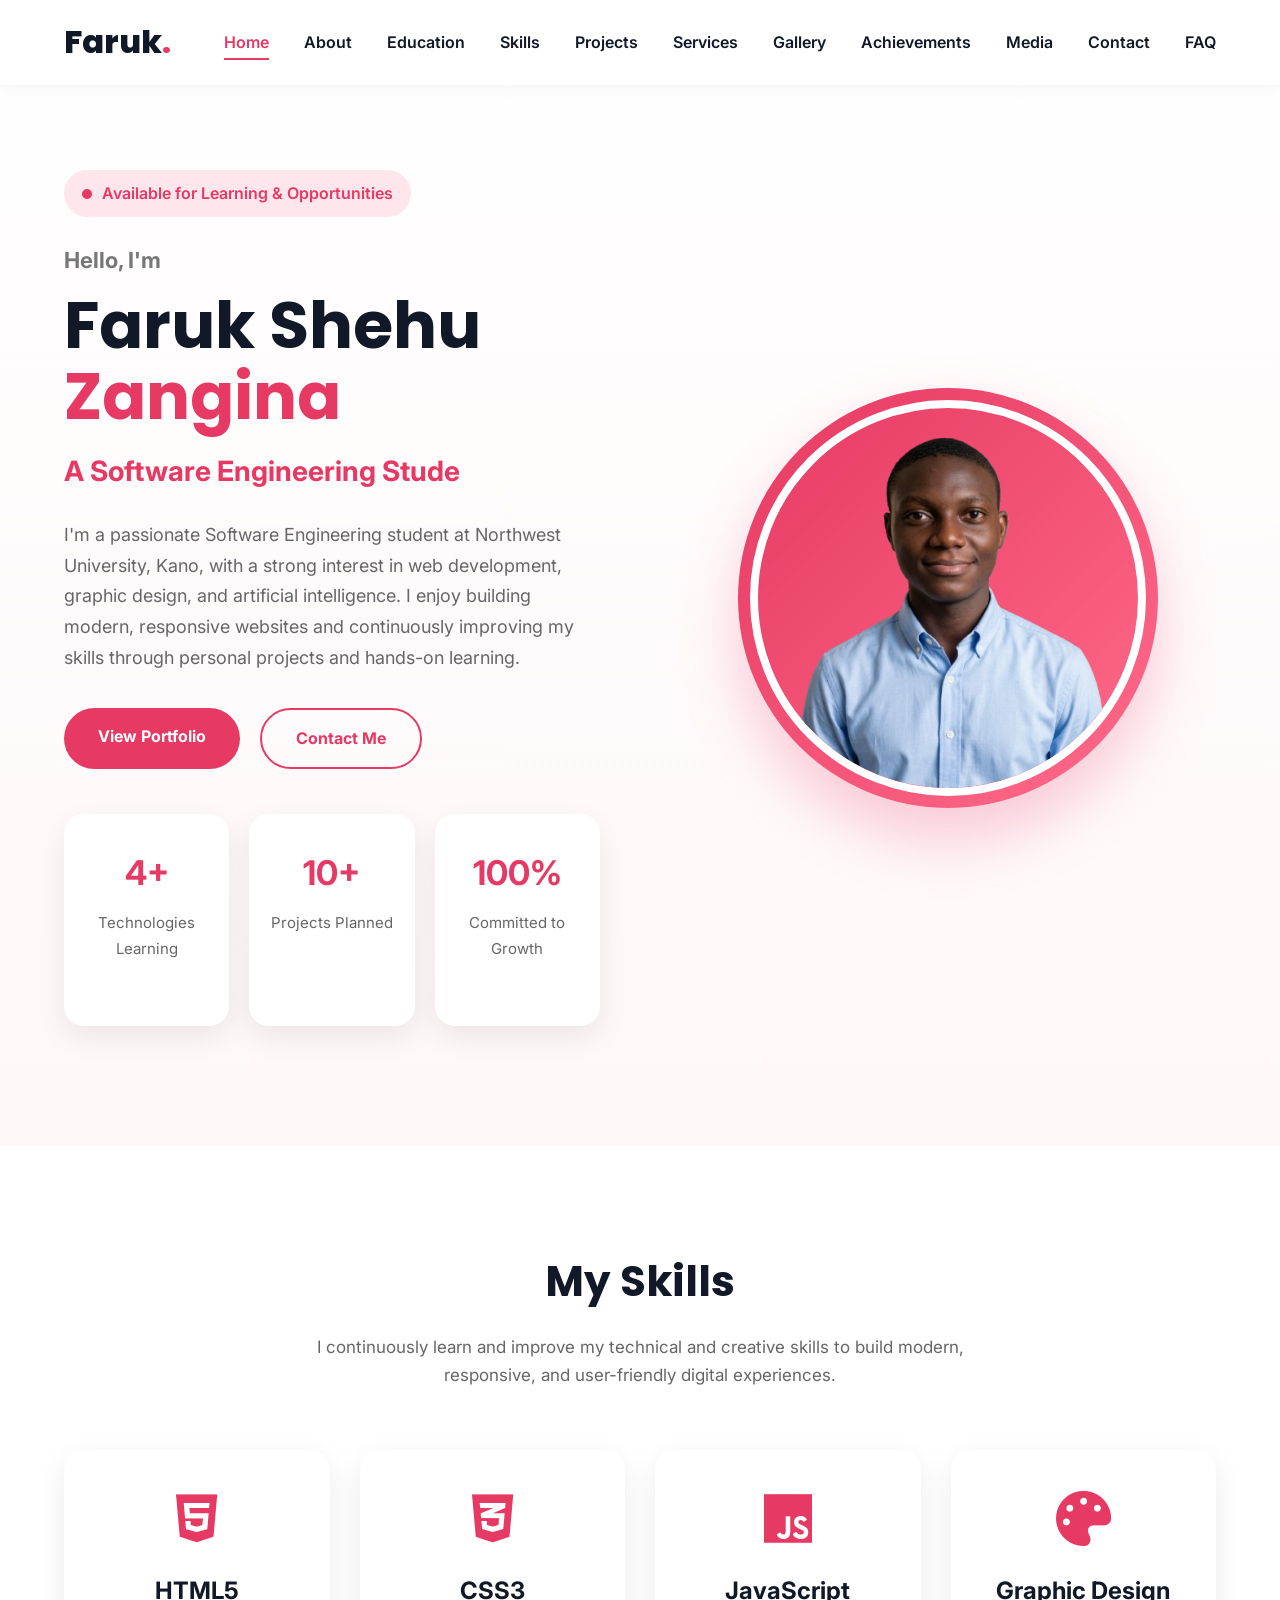
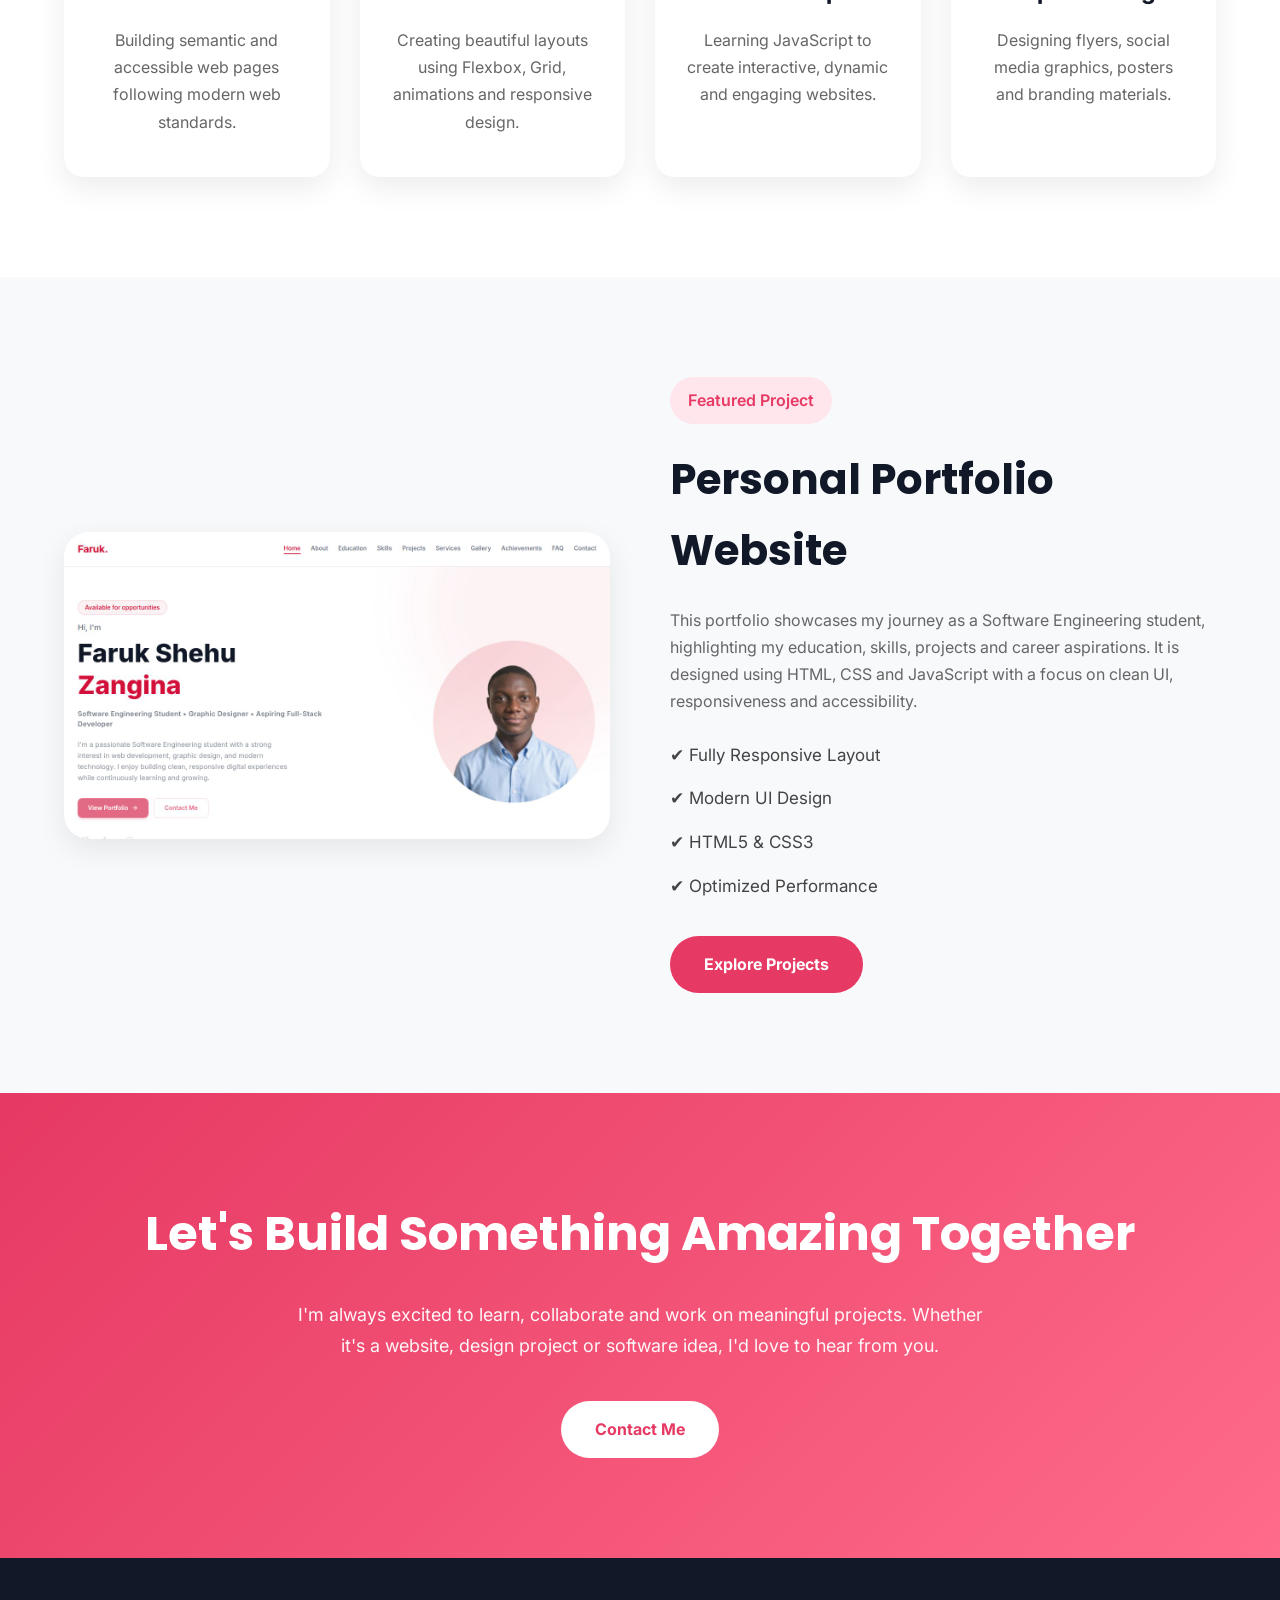
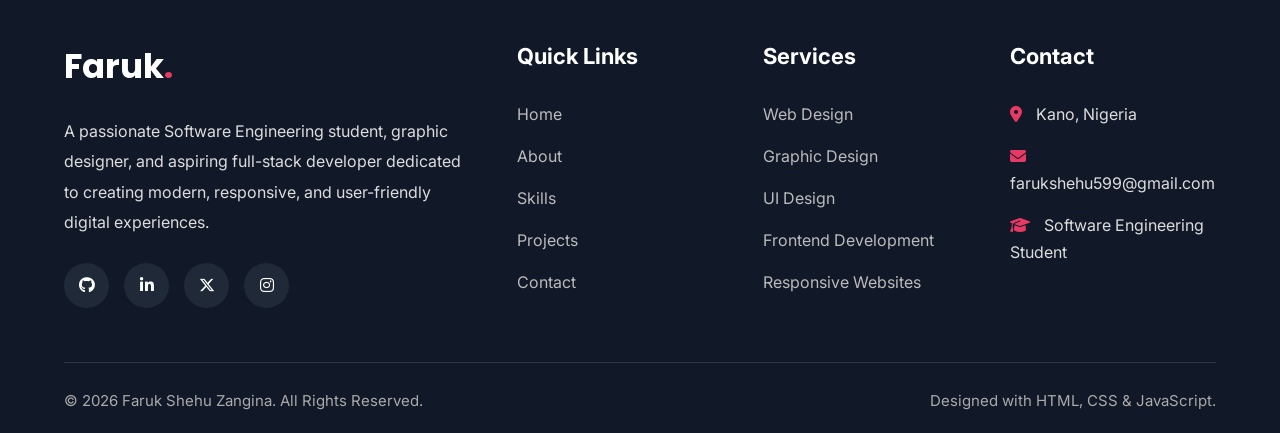
<file: index.html>
<!DOCTYPE html>
<html lang="en">
<head>
    <!-- ==========================================
         BASIC META TAGS
    =========================================== -->
    <meta charset="UTF-8">
    <meta http-equiv="X-UA-Compatible" content="IE=edge">
    <meta name="viewport" content="width=device-width, initial-scale=1.0">

    <!-- ==========================================
         WEBSITE TITLE
    =========================================== -->
    <title>Faruk Shehu Zangina | Software Engineer</title>

    <!-- ==========================================
         SEO
    =========================================== -->
    <meta name="description"
        content="Official portfolio of Faruk Shehu Zangina - Software Engineering Student, Graphic Designer and Aspiring Full Stack Developer.">

    <meta name="keywords"
        content="Faruk, Portfolio, HTML, CSS, Software Engineering, Graphic Designer">

    <!-- ==========================================
         GOOGLE FONTS
    =========================================== -->

    <link rel="preconnect" href="https://fonts.googleapis.com">

    <link rel="preconnect"
          href="https://fonts.gstatic.com"
          crossorigin>

    <link href="https://fonts.googleapis.com/css2?family=Inter:wght@300;400;500;600;700;800&family=Poppins:wght@400;500;600;700;800&display=swap"
          rel="stylesheet">

    <!-- ==========================================
         FONT AWESOME
    =========================================== -->

    <link rel="stylesheet"
          href="https://cdnjs.cloudflare.com/ajax/libs/font-awesome/6.7.2/css/all.min.css">

    <!-- ==========================================
         CSS
    =========================================== -->

    <link rel="stylesheet" href="css/style.css">

</head>

<body>

<!-- ==========================================
     HEADER
=========================================== -->

<header>

<nav class="navbar">

<div class="container">

<a href="index.html" class="logo">

Faruk<span>.</span>

</a>

<ul class="nav-links">

<li><a href="index.html" class="active">Home</a></li>

<li><a href="about.html">About</a></li>

<li><a href="education.html">Education</a></li>

<li><a href="skills.html">Skills</a></li>

<li><a href="projects.html">Projects</a></li>

<li><a href="services.html">Services</a></li>

<li><a href="gallery.html">Gallery</a></li>

<li><a href="achievements.html">Achievements</a></li>

<li><a href="media.html">Media</a></li>
    
<li><a href="contact.html">Contact</a></li>

<li><a href="faq.html">FAQ</a></li>

</ul>

<div class="menu-btn">

<i class="fas fa-bars"></i>

</div>

</div>

</nav>

</header>

<!-- ==========================================
     HERO SECTION
=========================================== -->

<section class="hero">

<div class="container hero-container">

<div class="hero-text">

<div class="availability">

<i class="fas fa-circle"></i>

Available for Learning & Opportunities

</div>

<h4>Hello, I'm</h4>

<h1>

Faruk Shehu

<span>Zangina</span>

</h1>

<h3>

Software Engineering Student

</h3>

<p>

I'm a passionate Software Engineering student at Northwest University, Kano, with a strong interest in web development, graphic design, and artificial intelligence. I enjoy building modern, responsive websites and continuously improving my skills through personal projects and hands-on learning.

</p>

<div class="hero-buttons">

<a href="projects.html" class="btn primary-btn">

View Portfolio

</a>

<a href="contact.html" class="btn secondary-btn">

Contact Me

</a>

</div>

<div class="hero-stats">

<div class="stat-card">

<h2>4+</h2>

<p>Technologies Learning</p>

</div>

<div class="stat-card">

<h2>10+</h2>

<p>Projects Planned</p>

</div>

<div class="stat-card">

<h2>100%</h2>

<p>Committed to Growth</p>

</div>

</div>

</div>

<div class="hero-image">

<div class="image-box">

<img src="images/profile.png"
alt="Faruk Shehu Zangina">

</div>

</div>

</div>

</section>

<!-- ==========================================
     FEATURED SKILLS
========================================== -->

<section class="featured-skills">

    <div class="container">

        <div class="section-header">

            <h2>My Skills</h2>

            <p>
                I continuously learn and improve my technical and creative skills to build
                modern, responsive, and user-friendly digital experiences.
            </p>

        </div>

        <div class="skills-grid">

            <div class="skill-card">

                <i class="fab fa-html5"></i>

                <h3>HTML5</h3>

                <p>
                    Building semantic and accessible web pages following modern web standards.
                </p>

            </div>

            <div class="skill-card">

                <i class="fab fa-css3-alt"></i>

                <h3>CSS3</h3>

                <p>
                    Creating beautiful layouts using Flexbox, Grid, animations and responsive design.
                </p>

            </div>

            <div class="skill-card">

                <i class="fab fa-js"></i>

                <h3>JavaScript</h3>

                <p>
                    Learning JavaScript to create interactive, dynamic and engaging websites.
                </p>

            </div>

            <div class="skill-card">

                <i class="fas fa-palette"></i>

                <h3>Graphic Design</h3>

                <p>
                    Designing flyers, social media graphics, posters and branding materials.
                </p>

            </div>

        </div>

    </div>

</section>

<!-- ==========================================
     FEATURED PROJECT
========================================== -->

<section class="featured-project">

    <div class="container">

        <div class="project-content">

            <div class="project-image">

                <img src="images/project1.png"
                     alt="Portfolio Website">

            </div>

            <div class="project-text">

                <span class="project-tag">

                    Featured Project

                </span>

                <h2>

                    Personal Portfolio Website

                </h2>

                <p>

                    This portfolio showcases my journey as a Software Engineering student,
                    highlighting my education, skills, projects and career aspirations.
                    It is designed using HTML, CSS and JavaScript with a focus on clean UI,
                    responsiveness and accessibility.

                </p>

                <ul>

                    <li>✔ Fully Responsive Layout</li>

                    <li>✔ Modern UI Design</li>

                    <li>✔ HTML5 & CSS3</li>

                    <li>✔ Optimized Performance</li>

                </ul>

                <a href="projects.html" class="btn primary-btn">

                    Explore Projects

                </a>

            </div>

        </div>

    </div>

</section>

<!-- ==========================================
     CALL TO ACTION
========================================== -->

<section class="cta">

    <div class="container">

        <div class="cta-box">

            <h2>

                Let's Build Something Amazing Together

            </h2>

            <p>

                I'm always excited to learn, collaborate and work on meaningful projects.
                Whether it's a website, design project or software idea,
                I'd love to hear from you.

            </p>

            <a href="contact.html"
               class="btn primary-btn">

                Contact Me

            </a>

        </div>

    </div>

</section>

<!-- ==========================================
     FOOTER
========================================== -->

<footer class="footer">

    <div class="container">

        <div class="footer-content">

            <!-- Column 1 -->

            <div class="footer-column">

                <h2 class="footer-logo">

                    Faruk<span>.</span>

                </h2>

                <p>

                    A passionate Software Engineering student, graphic designer, and aspiring full-stack developer dedicated to creating modern, responsive, and user-friendly digital experiences.

                </p>

                <div class="social-icons">

                    <a href="https://github.com/Farusky"><i class="fab fa-github"></i></a>

                    <a href="https://www.linkedin.com/in/faruk-shehu-275217204?utm_source=share_via&utm_content=profile&utm_medium=member_android"><i class="fab fa-linkedin-in"></i></a>

                    <a href="https://x.com/Farusky07"><i class="fab fa-brands fa-x-twitter"></i></a>

                    <a href="https://www.instagram.com/faruk_zangina?igsh=MTUyN3ExdWhjOHB5cw=="><i class="fab fa-instagram"></i></a>

                </div>

            </div>

            <!-- Column 2 -->

            <div class="footer-column">

                <h3>Quick Links</h3>

                <ul>

                    <li><a href="index.html">Home</a></li>

                    <li><a href="about.html">About</a></li>

                    <li><a href="skills.html">Skills</a></li>

                    <li><a href="projects.html">Projects</a></li>

                    <li><a href="contact.html">Contact</a></li>

                </ul>

            </div>

            <!-- Column 3 -->

            <div class="footer-column">

                <h3>Services</h3>

                <ul>

                    <li><a href="#">Web Design</a></li>

                    <li><a href="#">Graphic Design</a></li>

                    <li><a href="#">UI Design</a></li>

                    <li><a href="#">Frontend Development</a></li>

                    <li><a href="#">Responsive Websites</a></li>

                </ul>

            </div>

            <!-- Column 4 -->

            <div class="footer-column">

                <h3>Contact</h3>

                <ul>

                    <li>
                        <i class="fas fa-map-marker-alt"></i>
                        Kano, Nigeria
                    </li>

                    <li>
                        <i class="fas fa-envelope"></i>
                        farukshehu599@gmail.com
                    </li>

                    <li>
                        <i class="fas fa-graduation-cap"></i>
                        Software Engineering Student
                    </li>

                </ul>

            </div>

        </div>

        <hr>

        <div class="footer-bottom">

            <p>

                © 2026 Faruk Shehu Zangina. All Rights Reserved.

            </p>

            <p>

                Designed with HTML, CSS & JavaScript.

            </p>

        </div>

    </div>

</footer>

<!-- ==========================================
     BACK TO TOP BUTTON
========================================== -->

<button id="backToTop">

    <i class="fas fa-arrow-up"></i>

</button>

<!-- ==========================================
     JAVASCRIPT
========================================== -->

<script src="js/script.js"></script>

</body>
</html>
</file>
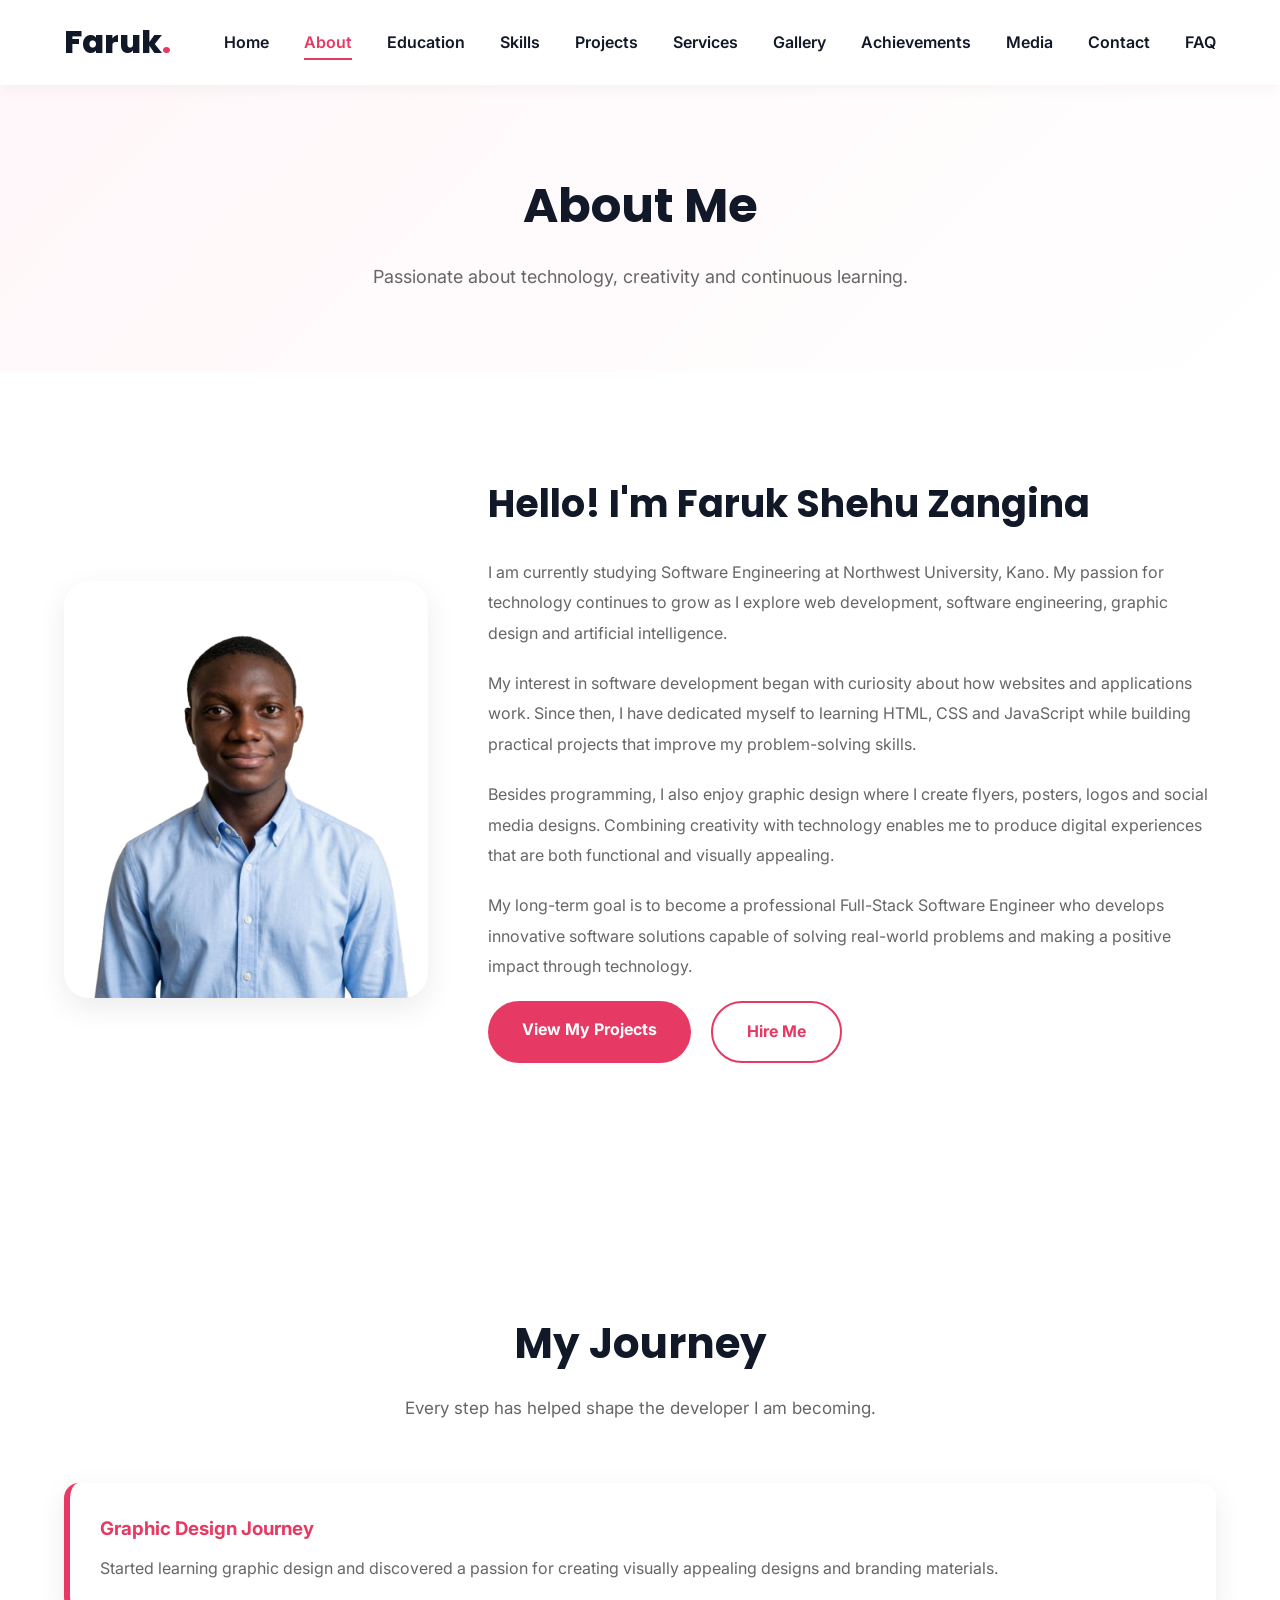
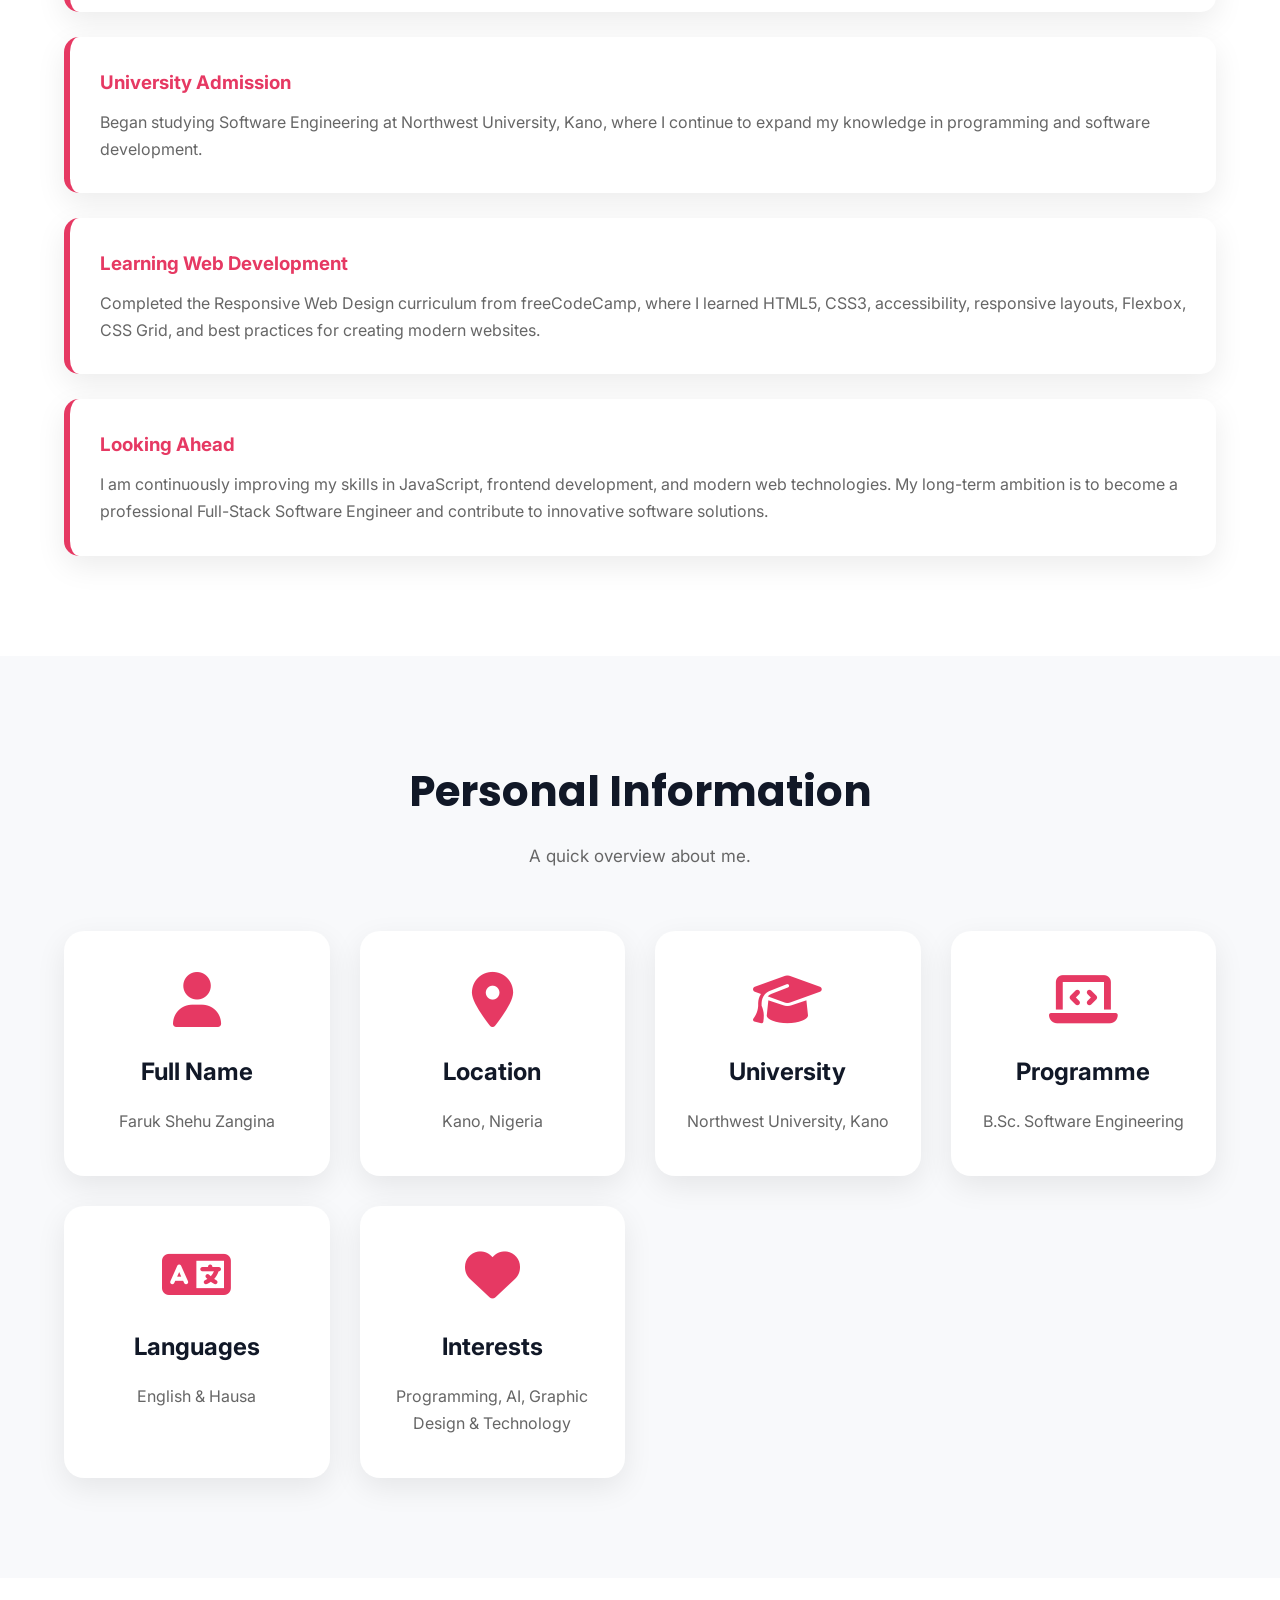
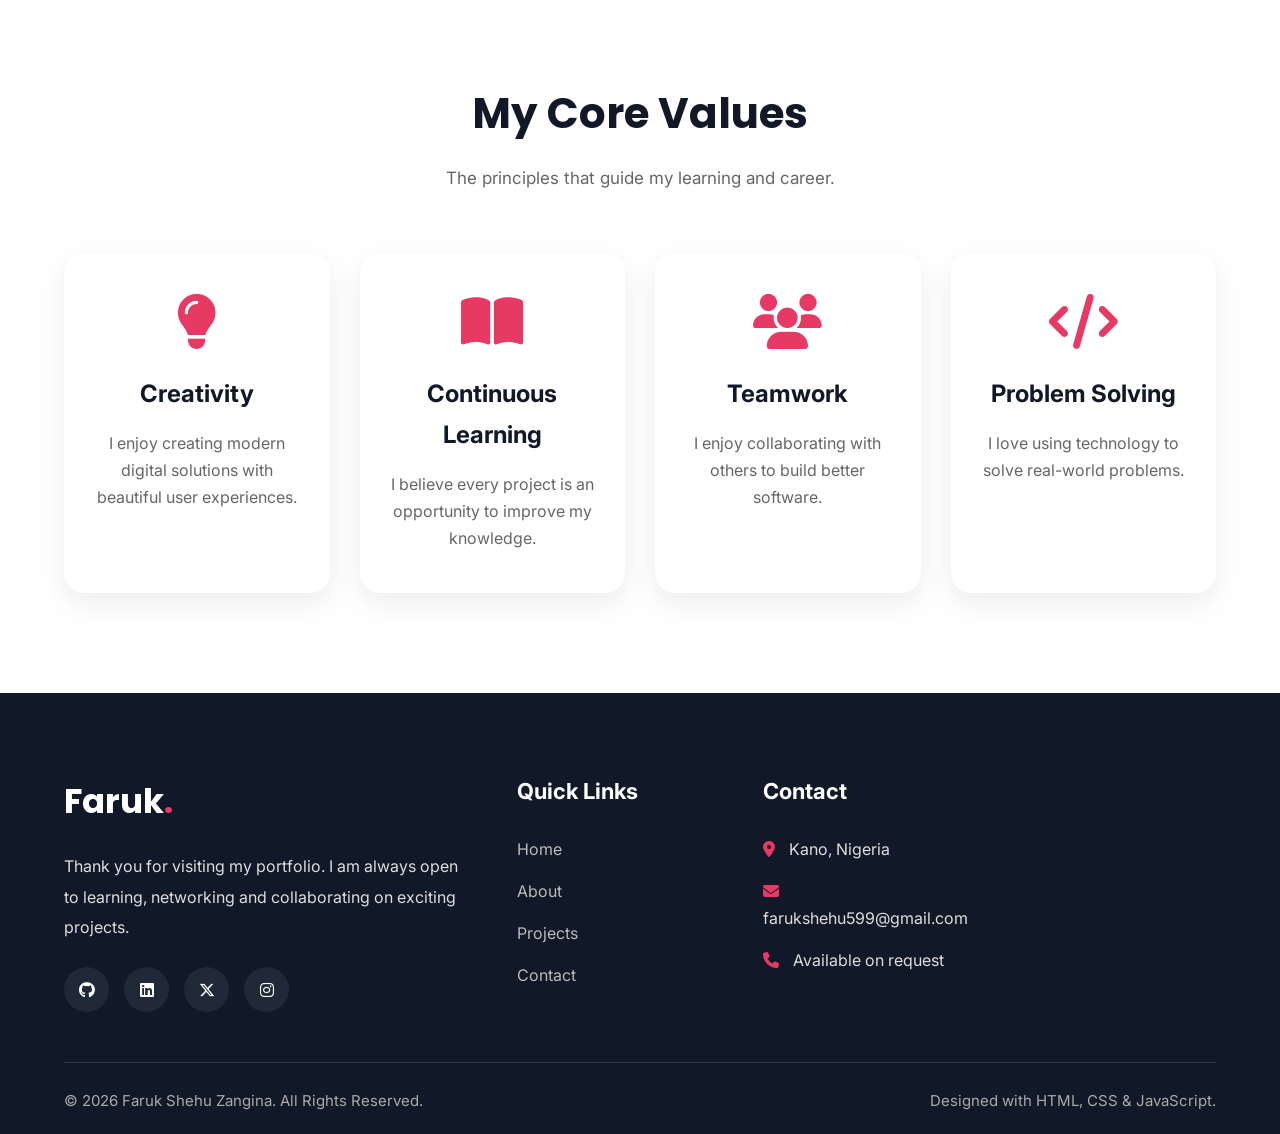
<file: about.html>
<!DOCTYPE html>
<html lang="en">

<head>

    <meta charset="UTF-8">

    <meta http-equiv="X-UA-Compatible" content="IE=edge">

    <meta name="viewport" content="width=device-width, initial-scale=1.0">

    <title>About | Faruk Shehu Zangina</title>

    <meta name="description"
        content="Learn more about Faruk Shehu Zangina, a Software Engineering student and aspiring Full-Stack Developer.">

    <link rel="preconnect" href="https://fonts.googleapis.com">

    <link rel="preconnect"
        href="https://fonts.gstatic.com"
        crossorigin>

    <link href="https://fonts.googleapis.com/css2?family=Inter:wght@300;400;500;600;700;800&family=Poppins:wght@400;500;600;700;800&display=swap"
        rel="stylesheet">

    <link rel="stylesheet"
        href="https://cdnjs.cloudflare.com/ajax/libs/font-awesome/6.7.2/css/all.min.css">

    <link rel="stylesheet" href="css/style.css">

</head>

<body>

<header>

<nav class="navbar">

<div class="container">

<a href="index.html" class="logo">

Faruk<span>.</span>

</a>

<ul class="nav-links">

<li><a href="index.html">Home</a></li>

<li><a href="about.html" class="active">About</a></li>

<li><a href="education.html">Education</a></li>

<li><a href="skills.html">Skills</a></li>

<li><a href="projects.html">Projects</a></li>

<li><a href="services.html">Services</a></li>

<li><a href="gallery.html">Gallery</a></li>

<li><a href="achievements.html">Achievements</a></li>

<li><a href="media.html">Media</a></li>    
    
<li><a href="contact.html">Contact</a></li>

<li><a href="faq.html">FAQ</a></li>

</ul>

<div class="menu-btn">

<i class="fas fa-bars"></i>

</div>

</div>

</nav>

</header>

<main>

<section class="page-banner">

<div class="container">

<h1>About Me</h1>

<p>

Passionate about technology, creativity and continuous learning.

</p>

</div>

</section>

<section class="about-page">

<div class="container">

<div class="about-grid">

<div class="about-image">

<img src="images/profile.png"

alt="Faruk Shehu Zangina">

</div>

<div class="about-content">

<h2>

Hello! I'm Faruk Shehu Zangina

</h2>

<p>

I am currently studying Software Engineering at Northwest University, Kano. My passion for technology continues to grow as I explore web development, software engineering, graphic design and artificial intelligence.

</p>

<p>

My interest in software development began with curiosity about how websites and applications work. Since then, I have dedicated myself to learning HTML, CSS and JavaScript while building practical projects that improve my problem-solving skills.

</p>

<p>

Besides programming, I also enjoy graphic design where I create flyers, posters, logos and social media designs. Combining creativity with technology enables me to produce digital experiences that are both functional and visually appealing.

</p>

<p>

My long-term goal is to become a professional Full-Stack Software Engineer who develops innovative software solutions capable of solving real-world problems and making a positive impact through technology.

</p>

<div class="hero-buttons">

<a href="projects.html"

class="btn primary-btn">

View My Projects

</a>

<a href="contact.html"

class="btn secondary-btn">

Hire Me

</a>

</div>

</div>

</div>

</div>

</section>

<section class="journey">

<div class="container">

<div class="section-header">

<h2>

My Journey

</h2>

<p>

Every step has helped shape the developer I am becoming.

</p>

</div>

<div class="timeline">

<div class="timeline-item">

<h3>

Graphic Design Journey

</h3>

<p>

Started learning graphic design and discovered a passion for creating visually appealing designs and branding materials.

</p>

</div>

<div class="timeline-item">

<h3>

University Admission

</h3>

<p>

Began studying Software Engineering at Northwest University, Kano, where I continue to expand my knowledge in programming and software development.

</p>

</div>

<div class="timeline-item">

<h3>

Learning Web Development

</h3>

<p>

Completed the Responsive Web Design curriculum from freeCodeCamp, where I learned HTML5, CSS3, accessibility, responsive layouts, Flexbox, CSS Grid, and best practices for creating modern websites.

</p>

</div>

<div class="timeline-item">

<h3>

Looking Ahead

</h3>

<p>

I am continuously improving my skills in JavaScript, frontend development, and modern web technologies. My long-term ambition is to become a professional Full-Stack Software Engineer and contribute to innovative software solutions.

</p>

</div>

</div>

</div>

</section>

<!-- ==========================================
     PERSONAL INFORMATION
========================================== -->

<section class="personal-info">

<div class="container">

<div class="section-header">

<h2>Personal Information</h2>

<p>A quick overview about me.</p>

</div>

<div class="skills-grid">

<div class="skill-card">

<i class="fas fa-user"></i>

<h3>Full Name</h3>

<p>Faruk Shehu Zangina</p>

</div>

<div class="skill-card">

<i class="fas fa-location-dot"></i>

<h3>Location</h3>

<p>Kano, Nigeria</p>

</div>

<div class="skill-card">

<i class="fas fa-graduation-cap"></i>

<h3>University</h3>

<p>Northwest University, Kano</p>

</div>

<div class="skill-card">

<i class="fas fa-laptop-code"></i>

<h3>Programme</h3>

<p>B.Sc. Software Engineering</p>

</div>

<div class="skill-card">

<i class="fas fa-language"></i>

<h3>Languages</h3>

<p>English & Hausa</p>

</div>

<div class="skill-card">

<i class="fas fa-heart"></i>

<h3>Interests</h3>

<p>Programming, AI, Graphic Design & Technology</p>

</div>

</div>

</div>

</section>

<!-- ==========================================
     CORE VALUES
========================================== -->

<section class="values">

<div class="container">

<div class="section-header">

<h2>My Core Values</h2>

<p>The principles that guide my learning and career.</p>

</div>

<div class="skills-grid">

<div class="skill-card">

<i class="fas fa-lightbulb"></i>

<h3>Creativity</h3>

<p>I enjoy creating modern digital solutions with beautiful user experiences.</p>

</div>

<div class="skill-card">

<i class="fas fa-book-open"></i>

<h3>Continuous Learning</h3>

<p>I believe every project is an opportunity to improve my knowledge.</p>

</div>

<div class="skill-card">

<i class="fas fa-users"></i>

<h3>Teamwork</h3>

<p>I enjoy collaborating with others to build better software.</p>

</div>

<div class="skill-card">

<i class="fas fa-code"></i>

<h3>Problem Solving</h3>

<p>I love using technology to solve real-world problems.</p>

</div>

</div>

</div>

</section>

</main>

<footer class="footer">

<div class="container">

<div class="footer-content">

<div class="footer-column">

<h2 class="footer-logo">

Faruk<span>.</span>

</h2>

<p>

Thank you for visiting my portfolio. I am always open to learning, networking and collaborating on exciting projects.

</p>

<div class="social-icons">

<a href="https://github.com/Farusky"><i class="fab fa-github"></i></a>

<a href="https://www.linkedin.com/in/faruk-shehu-275217204?utm_source=share_via&utm_content=profile&utm_medium=member_android"><i class="fab fa-linkedin"></i></a>

<a href="https://x.com/Farusky07"><i class="fab fa-brands fa-x-twitter"></i></a>

<a href="https://www.instagram.com/faruk_zangina?igsh=MTUyN3ExdWhjOHB5cw=="><i class="fab fa-instagram"></i></a>

</div>

</div>

<div class="footer-column">

<h3>Quick Links</h3>

<ul>

<li><a href="index.html">Home</a></li>

<li><a href="about.html">About</a></li>

<li><a href="projects.html">Projects</a></li>

<li><a href="contact.html">Contact</a></li>

</ul>

</div>

<div class="footer-column">

<h3>Contact</h3>

<ul>

<li><i class="fas fa-location-dot"></i> Kano, Nigeria</li>

<li><i class="fas fa-envelope"></i> farukshehu599@gmail.com</li>

<li><i class="fas fa-phone"></i> Available on request</li>

</ul>

</div>

</div>

<hr>

<div class="footer-bottom">

<p>© 2026 Faruk Shehu Zangina. All Rights Reserved.</p>

<p>Designed with HTML, CSS & JavaScript.</p>

</div>

</div>

</footer>

<button id="backToTop">

<i class="fas fa-arrow-up"></i>

</button>

<script src="js/script.js"></script>

</body>

</html>
</file>
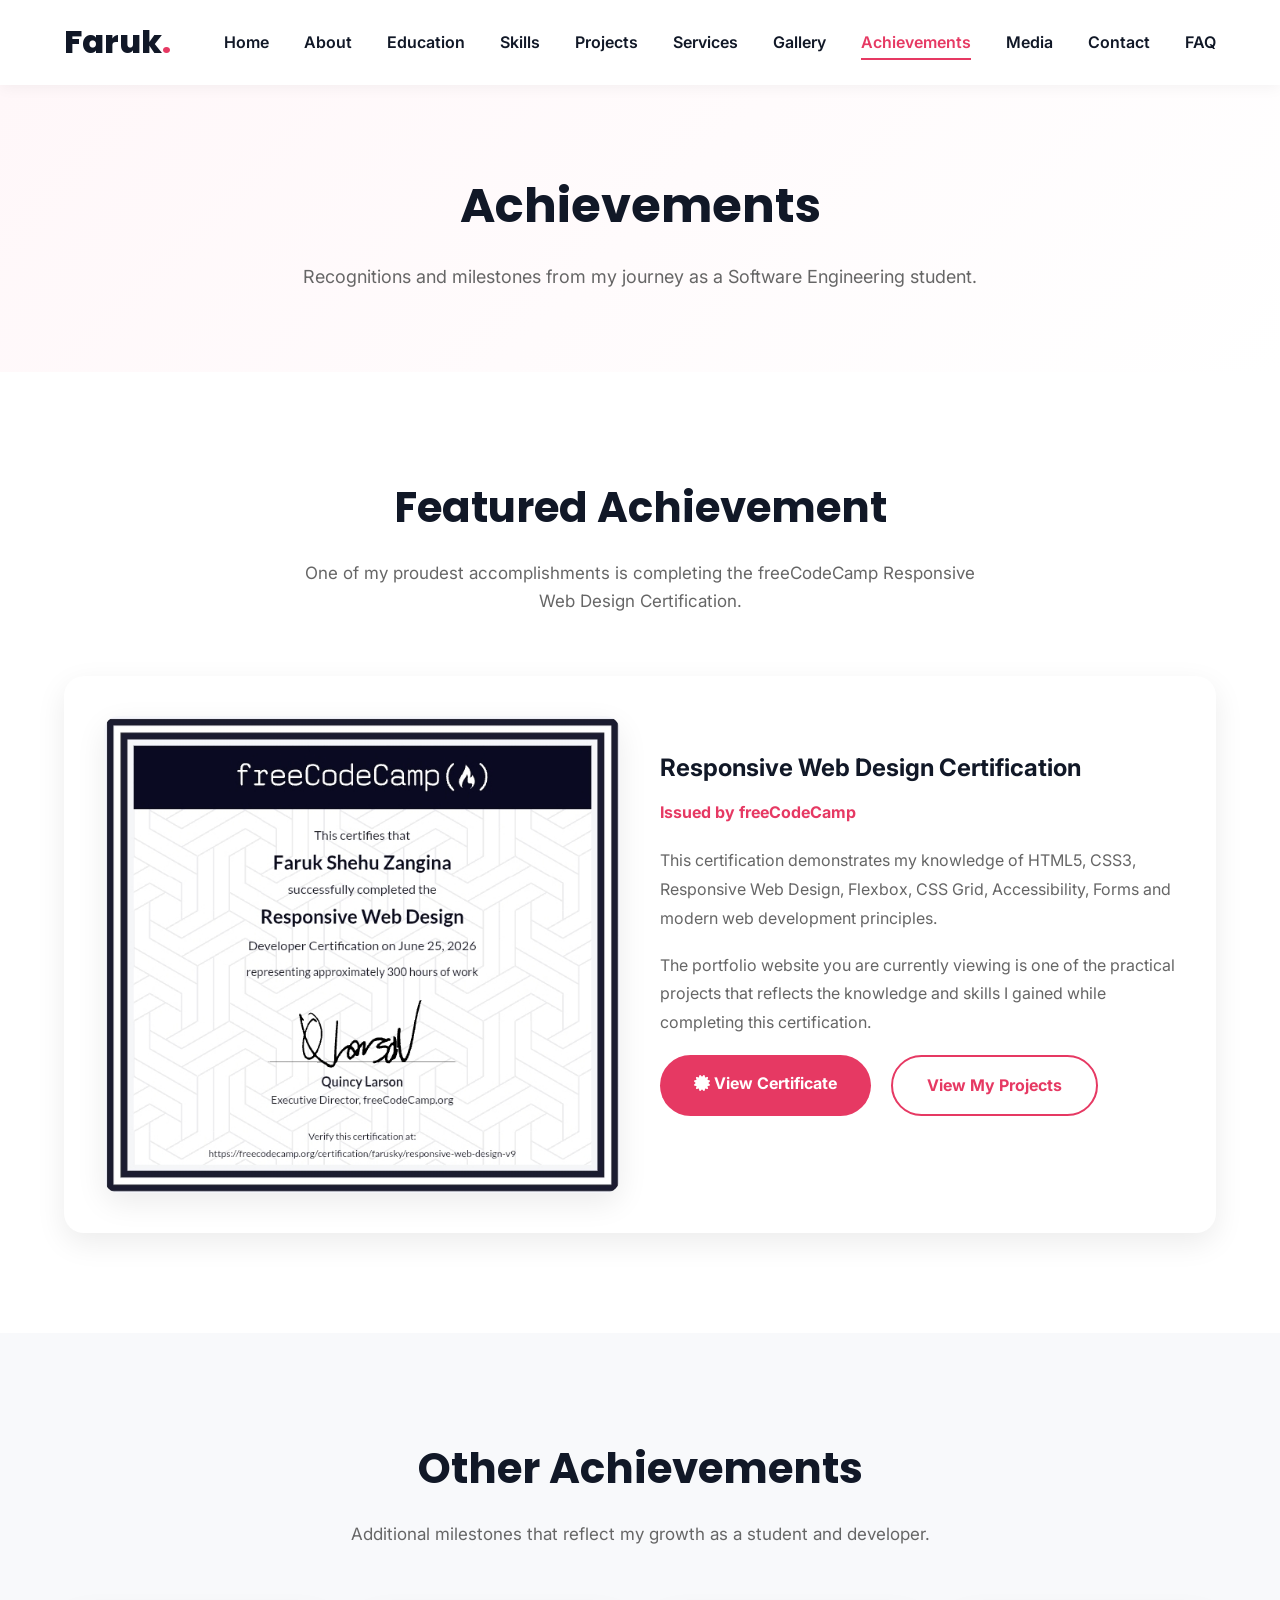
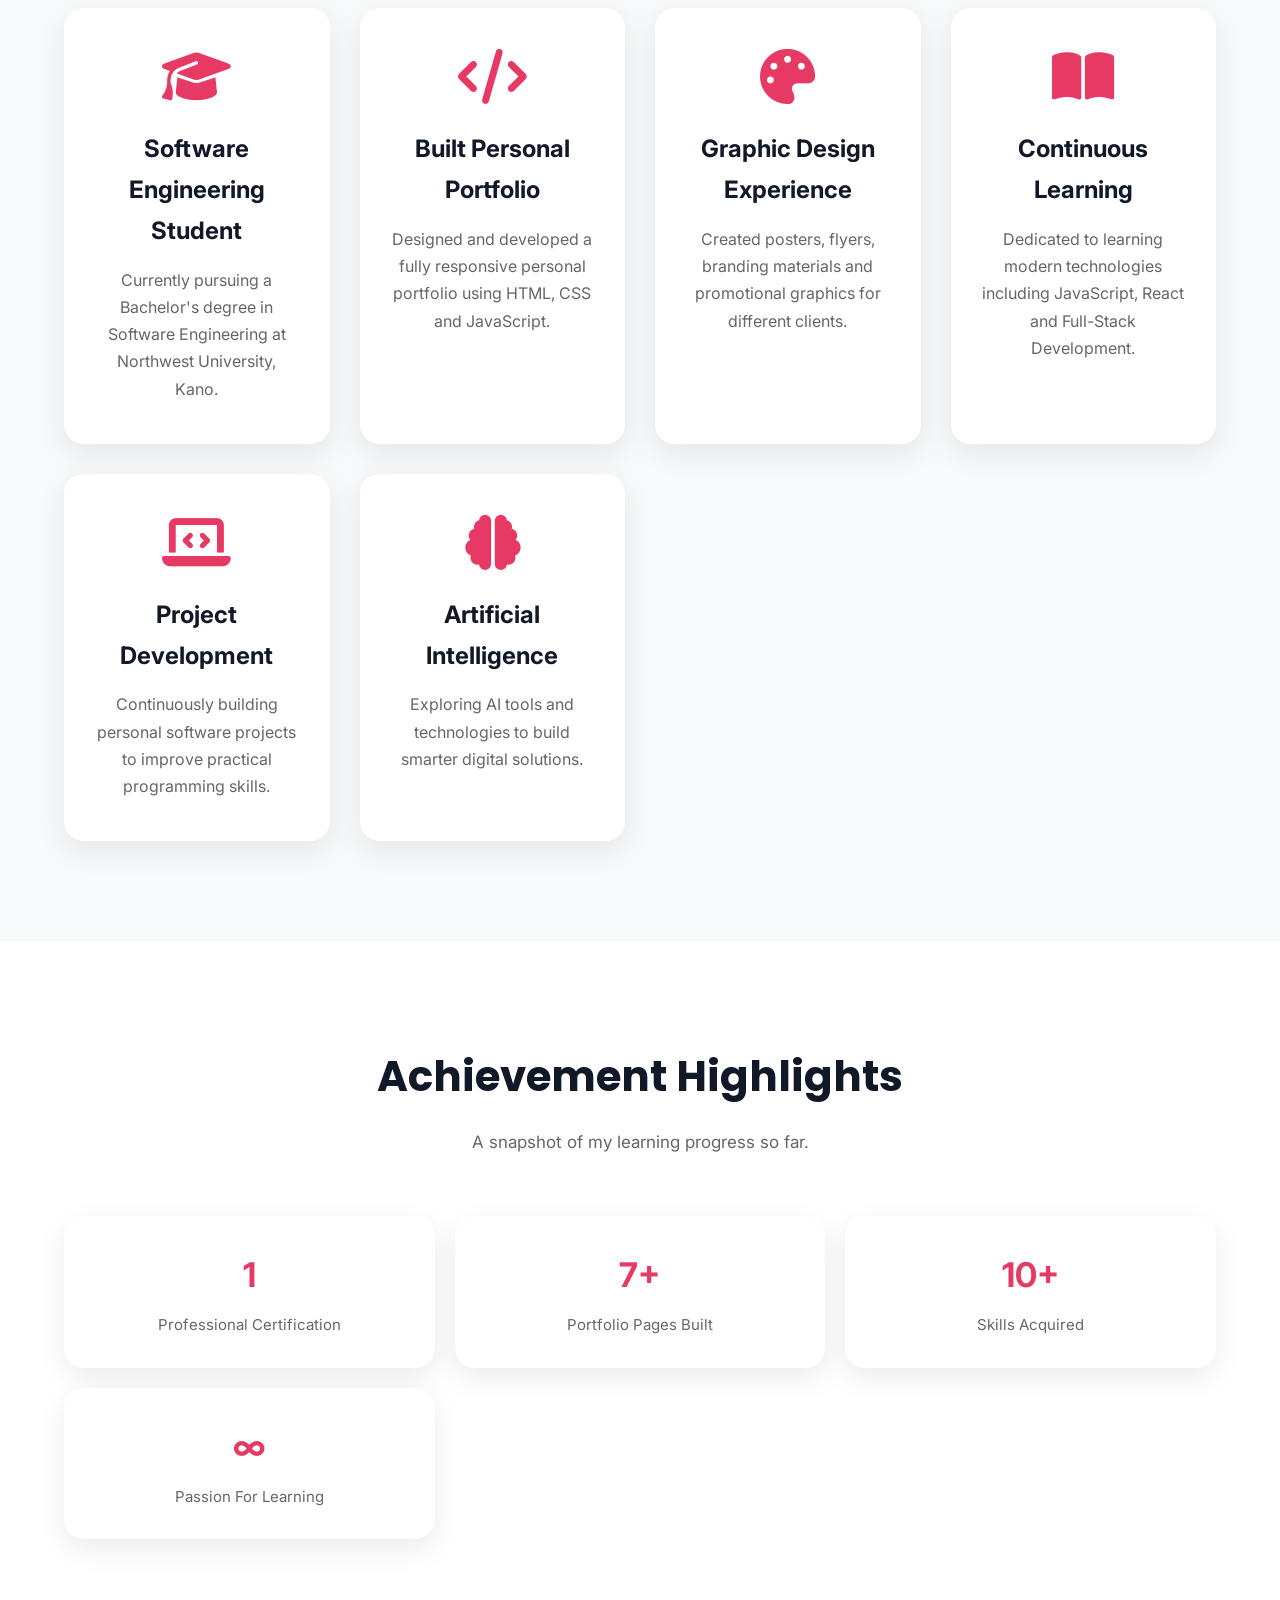
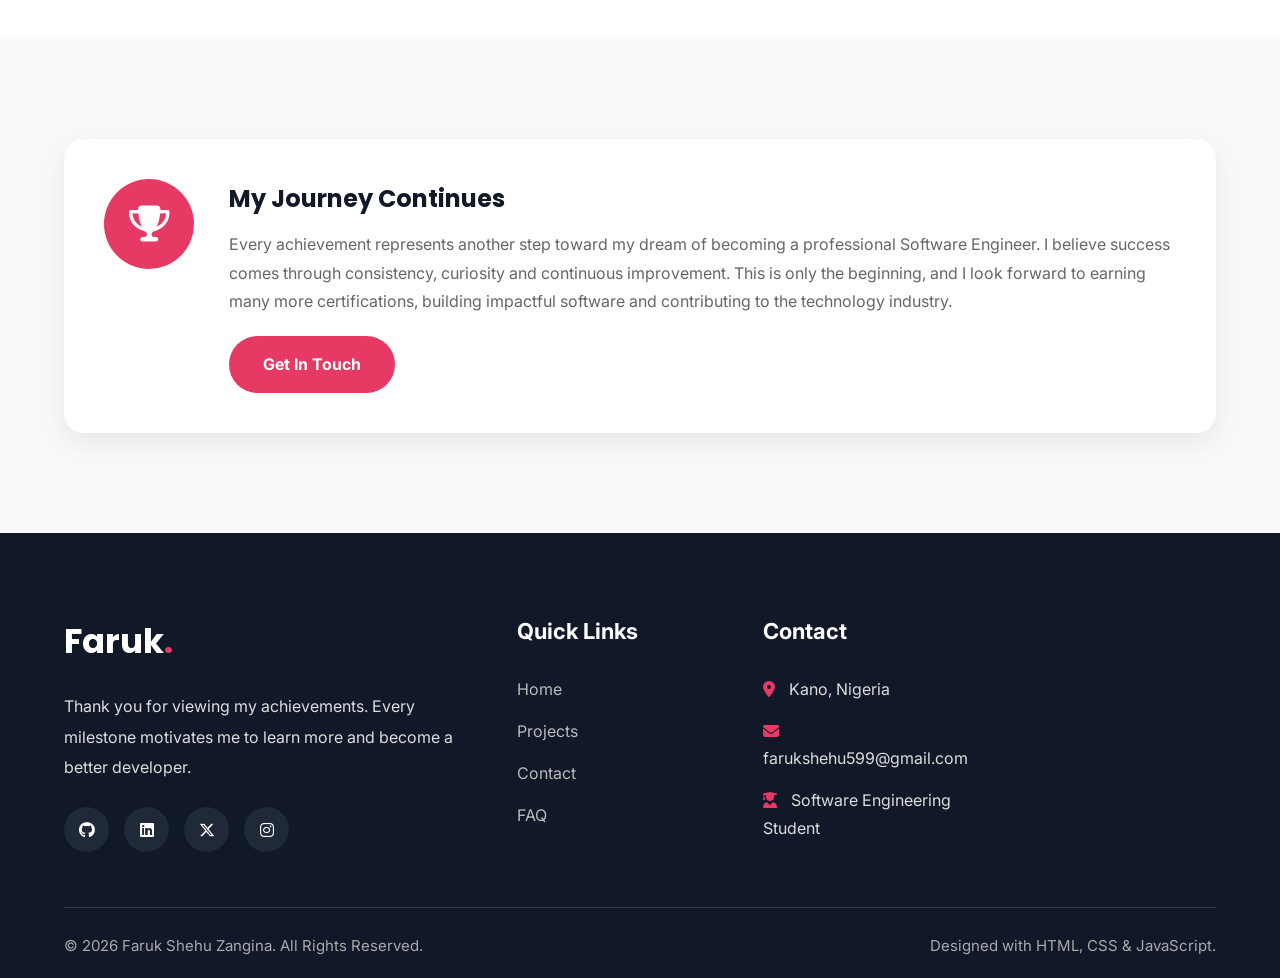
<file: achievements.html>
<!DOCTYPE html>
<html lang="en">

<head>

<meta charset="UTF-8">

<meta name="viewport" content="width=device-width, initial-scale=1.0">

<title>Achievements | Faruk Shehu Zangina</title>

<link rel="preconnect" href="https://fonts.googleapis.com">

<link rel="preconnect" href="https://fonts.gstatic.com" crossorigin>

<link href="https://fonts.googleapis.com/css2?family=Inter:wght@300;400;500;600;700;800&family=Poppins:wght@400;500;600;700;800&display=swap" rel="stylesheet">

<link rel="stylesheet" href="https://cdnjs.cloudflare.com/ajax/libs/font-awesome/6.7.2/css/all.min.css">

<link rel="stylesheet" href="css/style.css">

</head>

<body>

<header>

<nav class="navbar">

<div class="container">

<a href="index.html" class="logo">

Faruk<span>.</span>

</a>

<ul class="nav-links">

<li><a href="index.html">Home</a></li>

<li><a href="about.html">About</a></li>

<li><a href="education.html">Education</a></li>

<li><a href="skills.html">Skills</a></li>

<li><a href="projects.html">Projects</a></li>

<li><a href="services.html">Services</a></li>

<li><a href="gallery.html">Gallery</a></li>

<li><a href="achievements.html" class="active">Achievements</a></li>

<li><a href="media.html">Media</a></li>
     
<li><a href="contact.html">Contact</a></li>

<li><a href="faq.html">FAQ</a></li>

</ul>

<div class="menu-btn">

<i class="fas fa-bars"></i>

</div>

</div>

</nav>

</header>

<main>

<section class="page-banner">

<div class="container">

<h1>Achievements</h1>

<p>

Recognitions and milestones from my journey as a Software Engineering student.

</p>

</div>

</section>

<section class="achievement-section">

<div class="container">

<div class="section-header">

<h2>Featured Achievement</h2>

<p>

One of my proudest accomplishments is completing the freeCodeCamp Responsive Web Design Certification.

</p>

</div>

<div class="certificate-card">

<div class="certificate-image">

<img src="images/freecodecamp-certificate.png"

alt="freeCodeCamp Responsive Web Design Certificate">

</div>

<div class="certificate-content">

<h2>

Responsive Web Design Certification

</h2>

<h4>

Issued by freeCodeCamp

</h4>

<p>

This certification demonstrates my knowledge of HTML5, CSS3, Responsive Web Design, Flexbox, CSS Grid, Accessibility, Forms and modern web development principles.

</p>

<p>

The portfolio website you are currently viewing is one of the practical projects that reflects the knowledge and skills I gained while completing this certification.

</p>

<div class="hero-buttons">

<a href="https://www.freecodecamp.org/certification/farusky/responsive-web-design-v9"

target="_blank"

class="btn primary-btn">

<i class="fas fa-certificate"></i>

View Certificate

</a>

<a href="projects.html"

class="btn secondary-btn">

View My Projects

</a>

</div>

</div>

</div>

</div>

</section>

<section class="achievement-section light-bg">

<div class="container">

<div class="section-header">

<h2>Other Achievements</h2>

<p>

Additional milestones that reflect my growth as a student and developer.

</p>

</div>

<div class="skills-grid">

<div class="skill-card">

<i class="fas fa-graduation-cap"></i>

<h3>

Software Engineering Student

</h3>

<p>

Currently pursuing a Bachelor's degree in Software Engineering at Northwest University, Kano.

</p>

</div>

<div class="skill-card">

<i class="fas fa-code"></i>

<h3>

Built Personal Portfolio

</h3>

<p>

Designed and developed a fully responsive personal portfolio using HTML, CSS and JavaScript.

</p>

</div>

<div class="skill-card">

<i class="fas fa-palette"></i>

<h3>

Graphic Design Experience

</h3>

<p>

Created posters, flyers, branding materials and promotional graphics for different clients.

</p>

</div>

<div class="skill-card">

<i class="fas fa-book-open"></i>

<h3>

Continuous Learning

</h3>

<p>

Dedicated to learning modern technologies including JavaScript, React and Full-Stack Development.

</p>

</div>

<div class="skill-card">

<i class="fas fa-laptop-code"></i>

<h3>

Project Development

</h3>

<p>

Continuously building personal software projects to improve practical programming skills.

</p>

</div>

<div class="skill-card">

<i class="fas fa-brain"></i>

<h3>

Artificial Intelligence

</h3>

<p>

Exploring AI tools and technologies to build smarter digital solutions.

</p>

</div>

</div>

</div>

</section>

<!-- ==========================================
     ACHIEVEMENT STATISTICS
========================================== -->

<section class="achievement-section">

<div class="container">

<div class="section-header">

<h2>Achievement Highlights</h2>

<p>

A snapshot of my learning progress so far.

</p>

</div>

<div class="hero-stats">

<div class="stat-card">

<h2>1</h2>

<p>Professional Certification</p>

</div>

<div class="stat-card">

<h2>7+</h2>

<p>Portfolio Pages Built</p>

</div>

<div class="stat-card">

<h2>10+</h2>

<p>Skills Acquired</p>

</div>

<div class="stat-card">

<h2>∞</h2>

<p>Passion For Learning</p>

</div>

</div>

</div>

</section>

<!-- ==========================================
     SUMMARY
========================================== -->

<section class="achievement-section light-bg">

<div class="container">

<div class="education-card">

<div class="edu-icon">

<i class="fas fa-trophy"></i>

</div>

<div class="edu-content">

<h2>

My Journey Continues

</h2>

<p>

Every achievement represents another step toward my dream of becoming a professional Software Engineer.
I believe success comes through consistency, curiosity and continuous improvement.
This is only the beginning, and I look forward to earning many more certifications,
building impactful software and contributing to the technology industry.

</p>

<a href="contact.html"

class="btn primary-btn">

Get In Touch

</a>

</div>

</div>

</div>

</section>

</main>

<footer class="footer">

<div class="container">

<div class="footer-content">

<div class="footer-column">

<h2 class="footer-logo">

Faruk<span>.</span>

</h2>

<p>

Thank you for viewing my achievements. Every milestone motivates me to learn more and become a better developer.

</p>

<div class="social-icons">

<a href="https://github.com/Farusky"><i class="fab fa-github"></i></a>

<a href="https://www.linkedin.com/in/faruk-shehu-275217204?utm_source=share_via&utm_content=profile&utm_medium=member_android"><i class="fab fa-linkedin"></i></a>

<a href="https://x.com/Farusky07"><i class="fab fa-brands fa-x-twitter"></i></a>

<a href="https://www.instagram.com/faruk_zangina?igsh=MTUyN3ExdWhjOHB5cw=="><i class="fab fa-instagram"></i></a>

</div>

</div>

<div class="footer-column">

<h3>Quick Links</h3>

<ul>

<li><a href="index.html">Home</a></li>

<li><a href="projects.html">Projects</a></li>

<li><a href="contact.html">Contact</a></li>

<li><a href="faq.html">FAQ</a></li>

</ul>

</div>

<div class="footer-column">

<h3>Contact</h3>

<ul>

<li><i class="fas fa-location-dot"></i> Kano, Nigeria</li>

<li><i class="fas fa-envelope"></i> farukshehu599@gmail.com</li>

<li><i class="fas fa-user-graduate"></i> Software Engineering Student</li>

</ul>

</div>

</div>

<hr>

<div class="footer-bottom">

<p>

© 2026 Faruk Shehu Zangina. All Rights Reserved.

</p>

<p>

Designed with HTML, CSS & JavaScript.

</p>

</div>

</div>

</footer>

<button id="backToTop">

<i class="fas fa-arrow-up"></i>

</button>

<script src="js/script.js"></script>

</body>

</html>
</file>
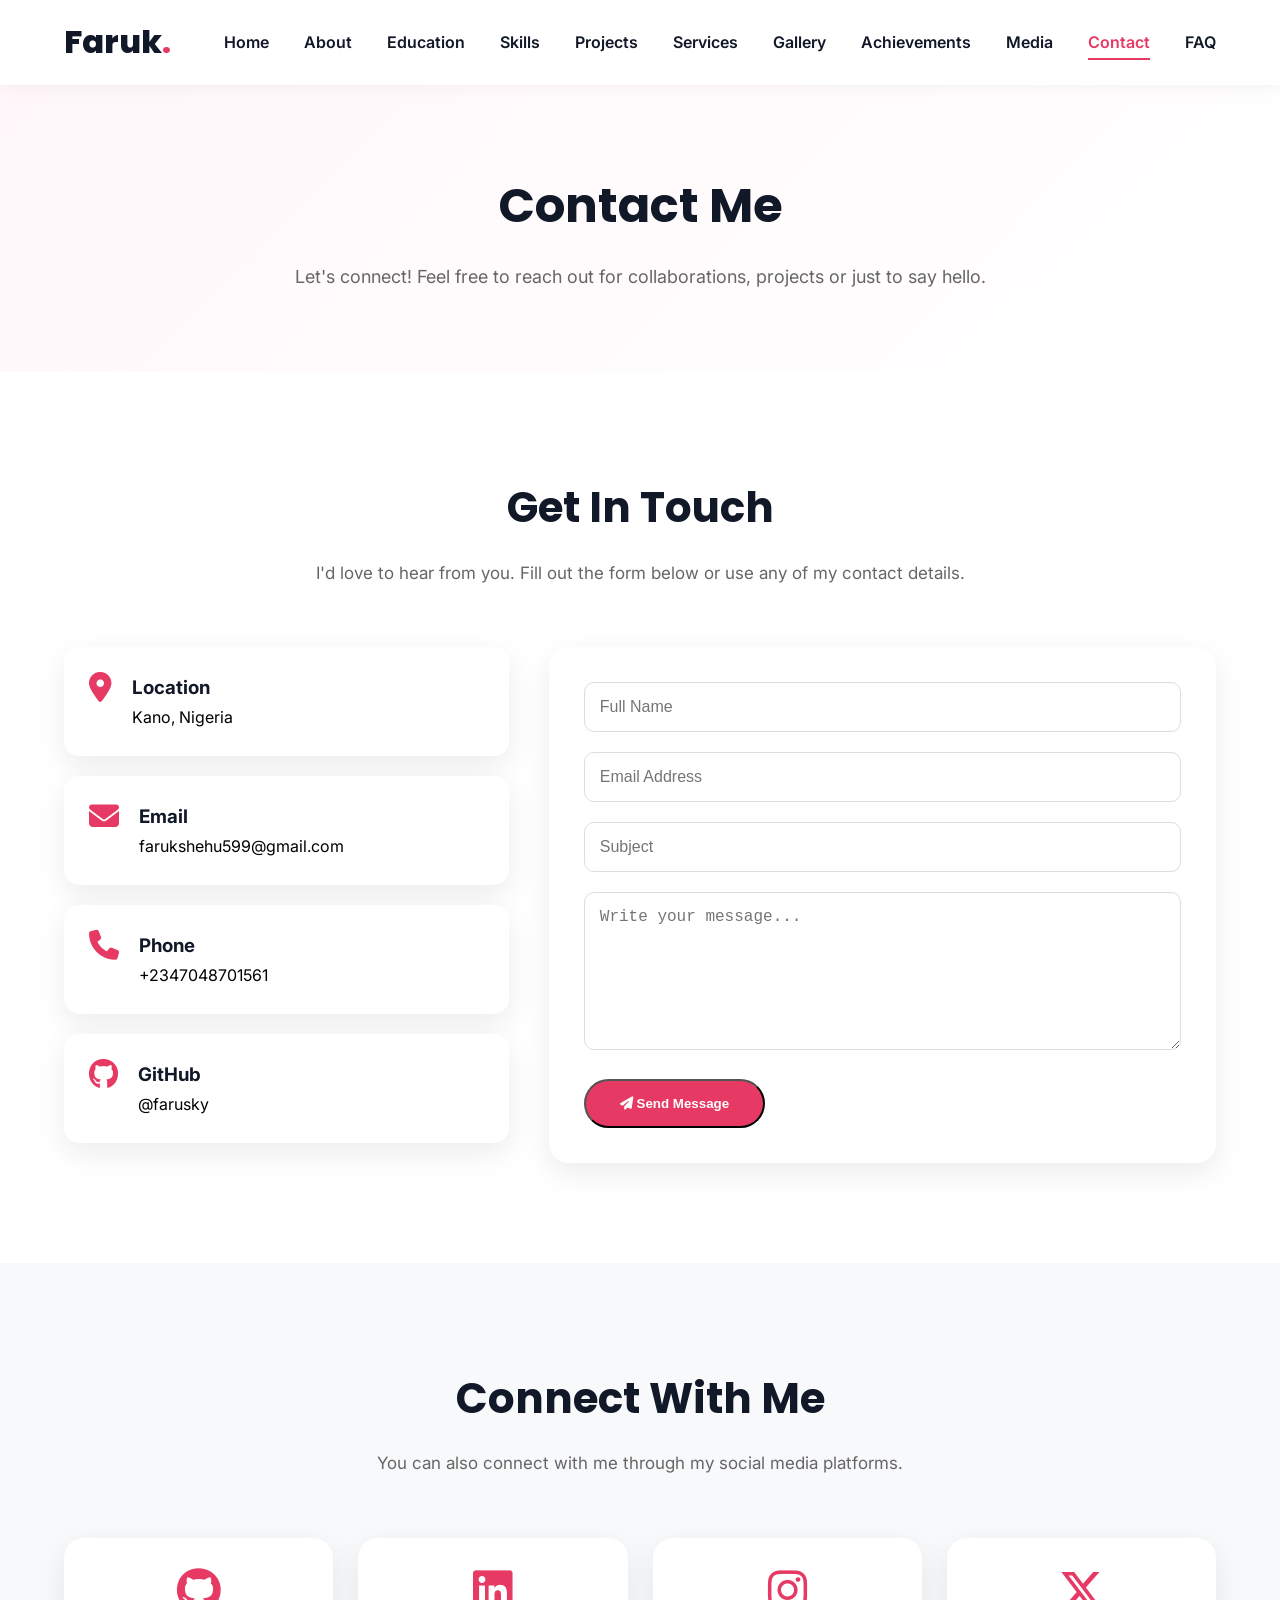
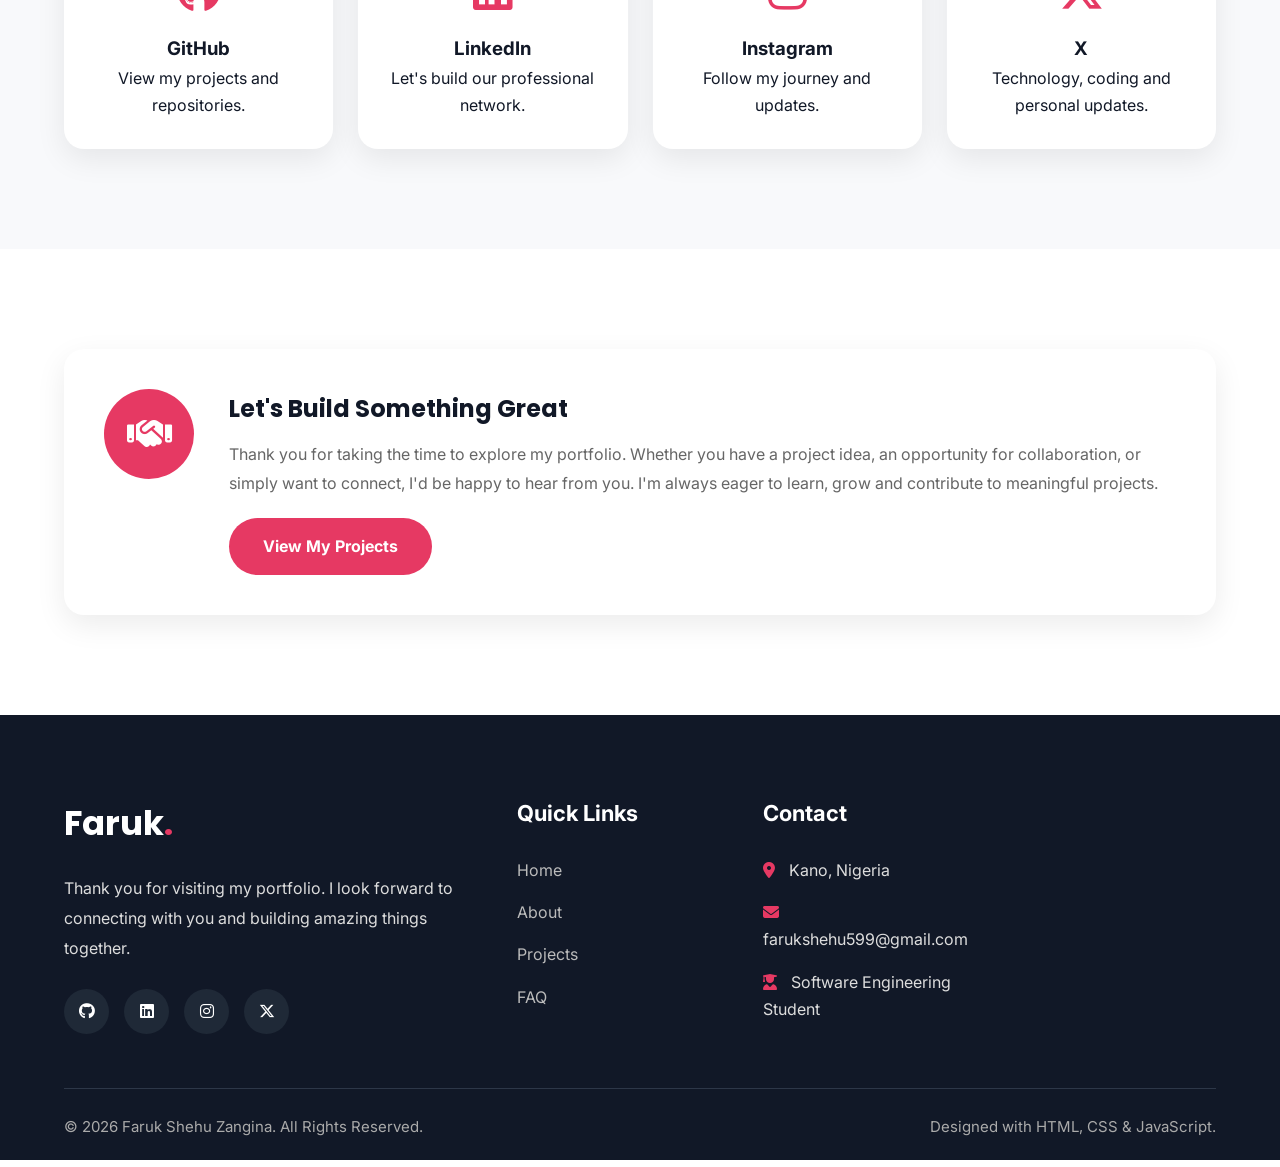
<file: contact.html>
<!DOCTYPE html>
<html lang="en">

<head>

<meta charset="UTF-8">

<meta name="viewport" content="width=device-width, initial-scale=1.0">

<title>Contact | Faruk Shehu Zangina</title>

<link rel="preconnect" href="https://fonts.googleapis.com">

<link rel="preconnect" href="https://fonts.gstatic.com" crossorigin>

<link href="https://fonts.googleapis.com/css2?family=Inter:wght@300;400;500;600;700;800&family=Poppins:wght@400;500;600;700;800&display=swap" rel="stylesheet">

<link rel="stylesheet" href="https://cdnjs.cloudflare.com/ajax/libs/font-awesome/6.7.2/css/all.min.css">

<link rel="stylesheet" href="css/style.css">

</head>

<body>

<header>

<nav class="navbar">

<div class="container">

<a href="index.html" class="logo">

Faruk<span>.</span>

</a>

<ul class="nav-links">

<li><a href="index.html">Home</a></li>

<li><a href="about.html">About</a></li>

<li><a href="education.html">Education</a></li>

<li><a href="skills.html">Skills</a></li>

<li><a href="projects.html">Projects</a></li>

<li><a href="services.html">Services</a></li>

<li><a href="gallery.html">Gallery</a></li>

<li><a href="achievements.html">Achievements</a></li>

<li><a href="media.html">Media</a></li>
     
<li><a href="contact.html" class="active">Contact</a></li>

<li><a href="faq.html">FAQ</a></li>

</ul>

<div class="menu-btn">

<i class="fas fa-bars"></i>

</div>

</div>

</nav>

</header>

<main>

<section class="page-banner">

<div class="container">

<h1>Contact Me</h1>

<p>

Let's connect! Feel free to reach out for collaborations, projects or just to say hello.

</p>

</div>

</section>

<section class="contact-section">

<div class="container">

<div class="section-header">

<h2>Get In Touch</h2>

<p>

I'd love to hear from you. Fill out the form below or use any of my contact details.

</p>

</div>

<div class="contact-wrapper">

<div class="contact-info">

<div class="info-box">

<i class="fas fa-location-dot"></i>

<div>

<h3>Location</h3>

<p><a class="tel" href="https://maps.app.goo.gl/ZWD6zSASMKi5RVdS9?g_st=aw" target="_blank">Kano, Nigeria</a></p>

</div>

</div>

<div class="info-box">

<i class="fas fa-envelope"></i>

<div>

<h3>Email</h3>

<p><a class="tel" href="mailto:farukshehu599@gmail.com">farukshehu599@gmail.com</a></p>

</div>

</div>

<div class="info-box">

<i class="fas fa-phone"></i>

<div>

<h3>Phone</h3>

<p><a class="tel" href="tel:+2347048701561">+2347048701561</a></p>

</div>

</div>

<div class="info-box">

<i class="fab fa-github"></i>

<div>

<h3>GitHub</h3>

<p><a class="tel" href="https://github.com/Farusky" target="_blank">@farusky</a></p>

</div>

</div>

</div>

<div class="contact-form">

<form>

<div class="form-group">

<input type="text" placeholder="Full Name" required>

</div>

<div class="form-group">

<input type="email" placeholder="Email Address" required>

</div>

<div class="form-group">

<input type="text" placeholder="Subject">

</div>

<div class="form-group">

<textarea rows="7" placeholder="Write your message..." required></textarea>

</div>

<button type="submit" class="btn primary-btn">

<i class="fas fa-paper-plane"></i>

Send Message

</button>

</form>

</div>

</div>

</div>

</section>

<!-- ==========================================
     SOCIAL MEDIA
========================================== -->

<section class="contact-section light-bg">

<div class="container">

<div class="section-header">

<h2>Connect With Me</h2>

<p>

You can also connect with me through my social media platforms.

</p>

</div>

<div class="social-contact">

<a href="https://github.com/Farusky" class="social-card" target="_blank">

<i class="fab fa-github"></i>

<h3>GitHub</h3>

<p>View my projects and repositories.</p>

</a>

<a href="https://www.linkedin.com/in/faruk-shehu-275217204?utm_source=share_via&utm_content=profile&utm_medium=member_android" class="social-card" target="_blank">

<i class="fab fa-linkedin"></i>

<h3>LinkedIn</h3>

<p>Let's build our professional network.</p>

</a>

<a href="https://www.instagram.com/faruk_zangina?igsh=MTUyN3ExdWhjOHB5cw==" class="social-card" target="_blank">

<i class="fab fa-instagram"></i>

<h3>Instagram</h3>

<p>Follow my journey and updates.</p>

</a>

<a href="https://x.com/Farusky07" class="social-card" target="_blank">

<i class="fab fa-brands fa-x-twitter"></i>

<h3>X</h3>

<p>Technology, coding and personal updates.</p>

</a>

</div>

</div>

</section>

<!-- ==========================================
     CONTACT SUMMARY
========================================== -->

<section class="contact-section">

<div class="container">

<div class="education-card">

<div class="edu-icon">

<i class="fas fa-handshake"></i>

</div>

<div class="edu-content">

<h2>

Let's Build Something Great

</h2>

<p>

Thank you for taking the time to explore my portfolio.
Whether you have a project idea, an opportunity for collaboration,
or simply want to connect, I'd be happy to hear from you.
I'm always eager to learn, grow and contribute to meaningful projects.

</p>

<a href="projects.html"

class="btn primary-btn">

View My Projects

</a>

</div>

</div>

</div>

</section>

</main>

<footer class="footer">

<div class="container">

<div class="footer-content">

<div class="footer-column">

<h2 class="footer-logo">

Faruk<span>.</span>

</h2>

<p>

Thank you for visiting my portfolio. I look forward to connecting with you and building amazing things together.

</p>

<div class="social-icons">

<a href="https://github.com/Farusky" target="_blank"><i class="fab fa-github"></i></a>

<a href="https://www.linkedin.com/in/faruk-shehu-275217204?utm_source=share_via&utm_content=profile&utm_medium=member_android" target="_blank"><i class="fab fa-linkedin"></i></a>

<a href="https://www.instagram.com/faruk_zangina?igsh=MTUyN3ExdWhjOHB5cw==" target="_blank"><i class="fab fa-instagram"></i></a>

<a href="https://x.com/Farusky07" target="_blank"><i class="fab fa-brands fa-x-twitter"></i></a>

</div>

</div>

<div class="footer-column">

<h3>Quick Links</h3>

<ul>

<li><a href="index.html">Home</a></li>

<li><a href="about.html">About</a></li>

<li><a href="projects.html">Projects</a></li>

<li><a href="faq.html">FAQ</a></li>

</ul>

</div>

<div class="footer-column">

<h3>Contact</h3>

<ul>

<li><i class="fas fa-location-dot"></i> Kano, Nigeria</li>

<li><i class="fas fa-envelope"></i> farukshehu599@gmail.com</li>

<li><i class="fas fa-user-graduate"></i> Software Engineering Student</li>

</ul>

</div>

</div>

<hr>

<div class="footer-bottom">

<p>

© 2026 Faruk Shehu Zangina. All Rights Reserved.

</p>

<p>

Designed with HTML, CSS & JavaScript.

</p>

</div>

</div>

</footer>

<button id="backToTop">

<i class="fas fa-arrow-up"></i>

</button>

<script src="js/script.js"></script>

</body>

</html>
</file>
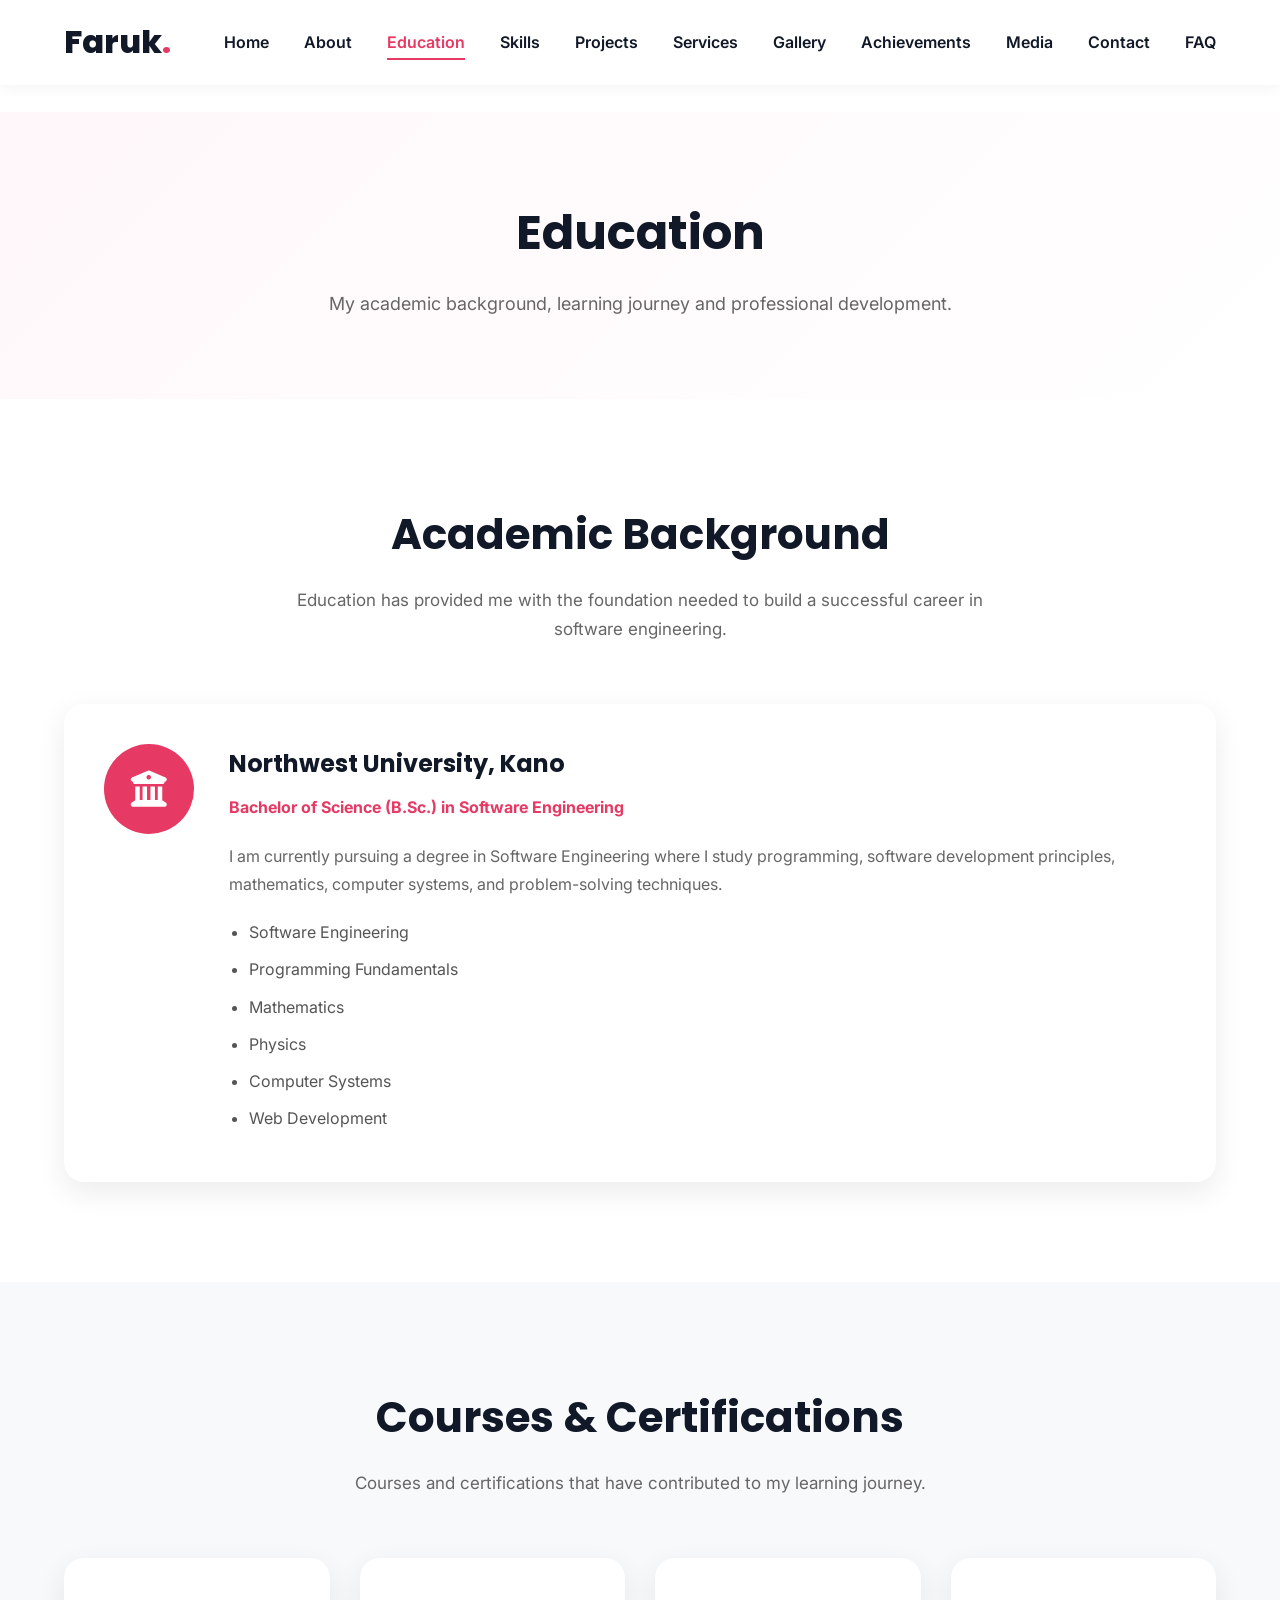
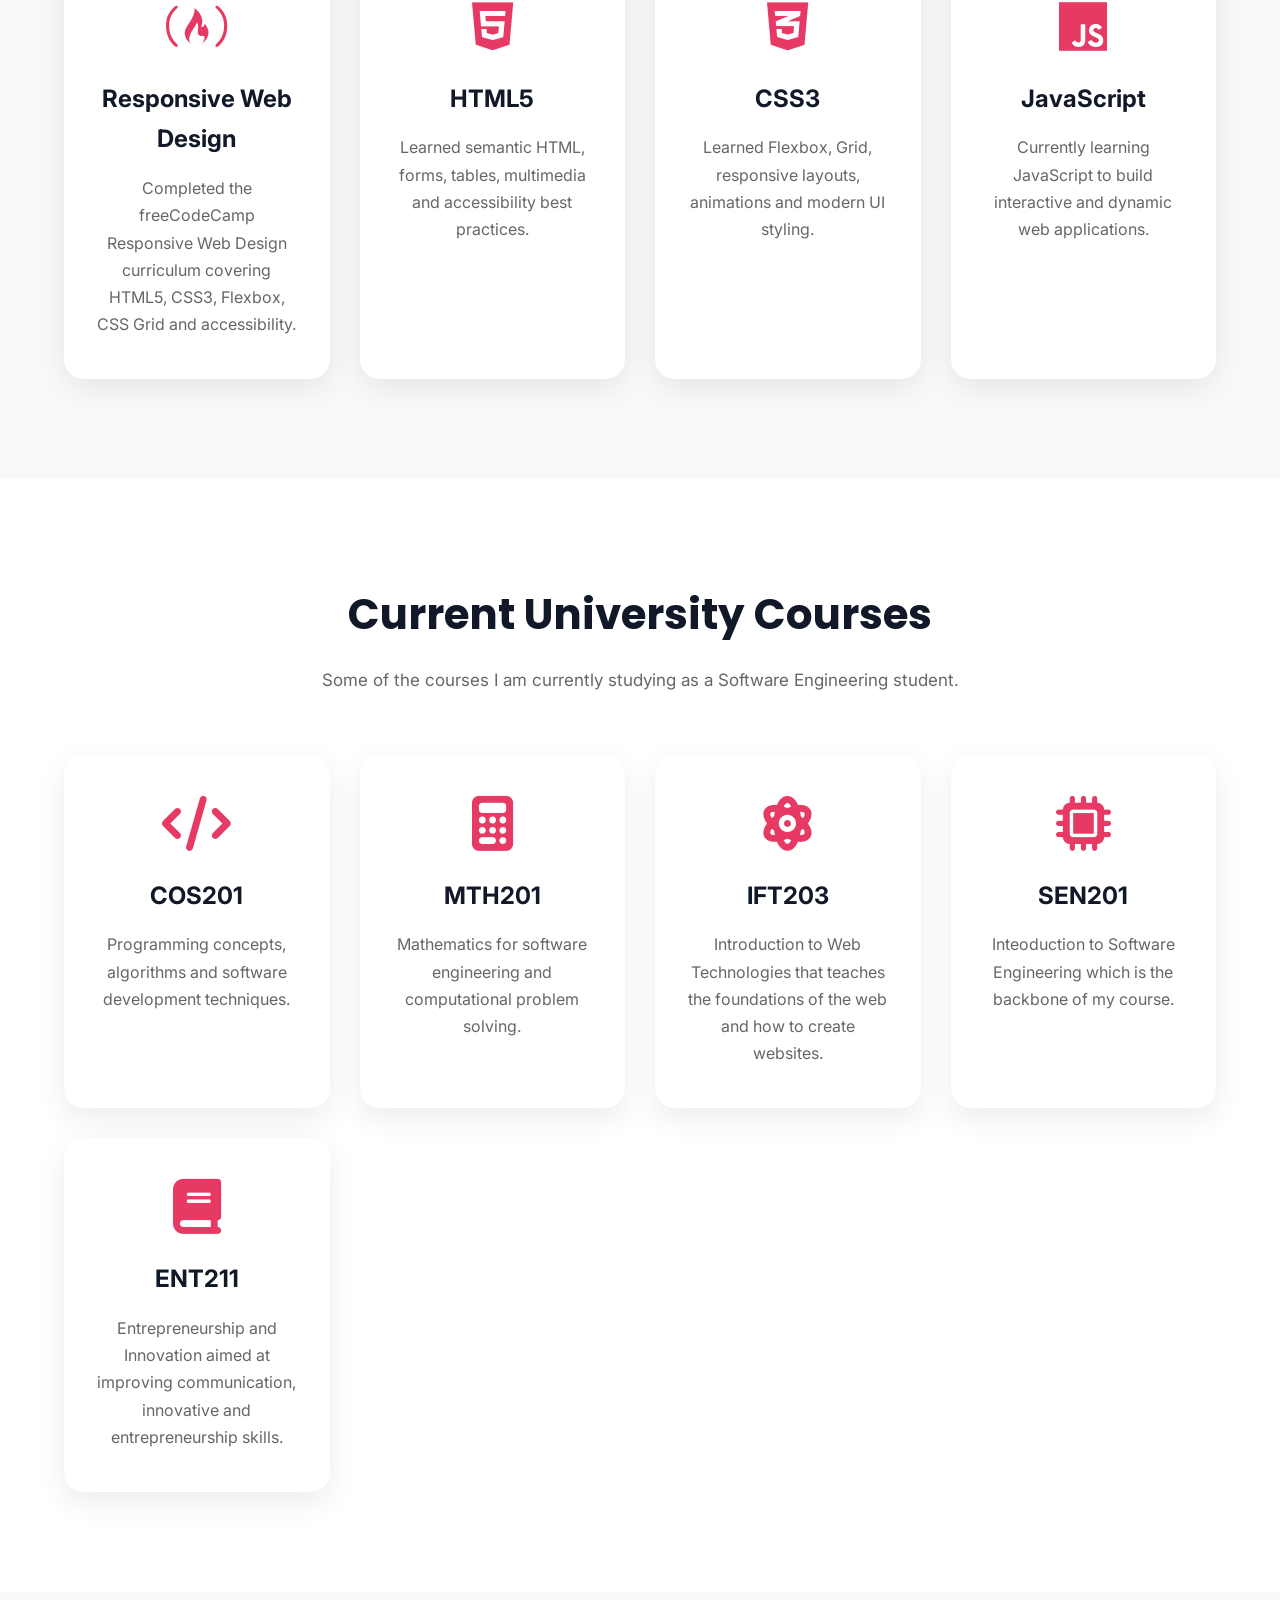
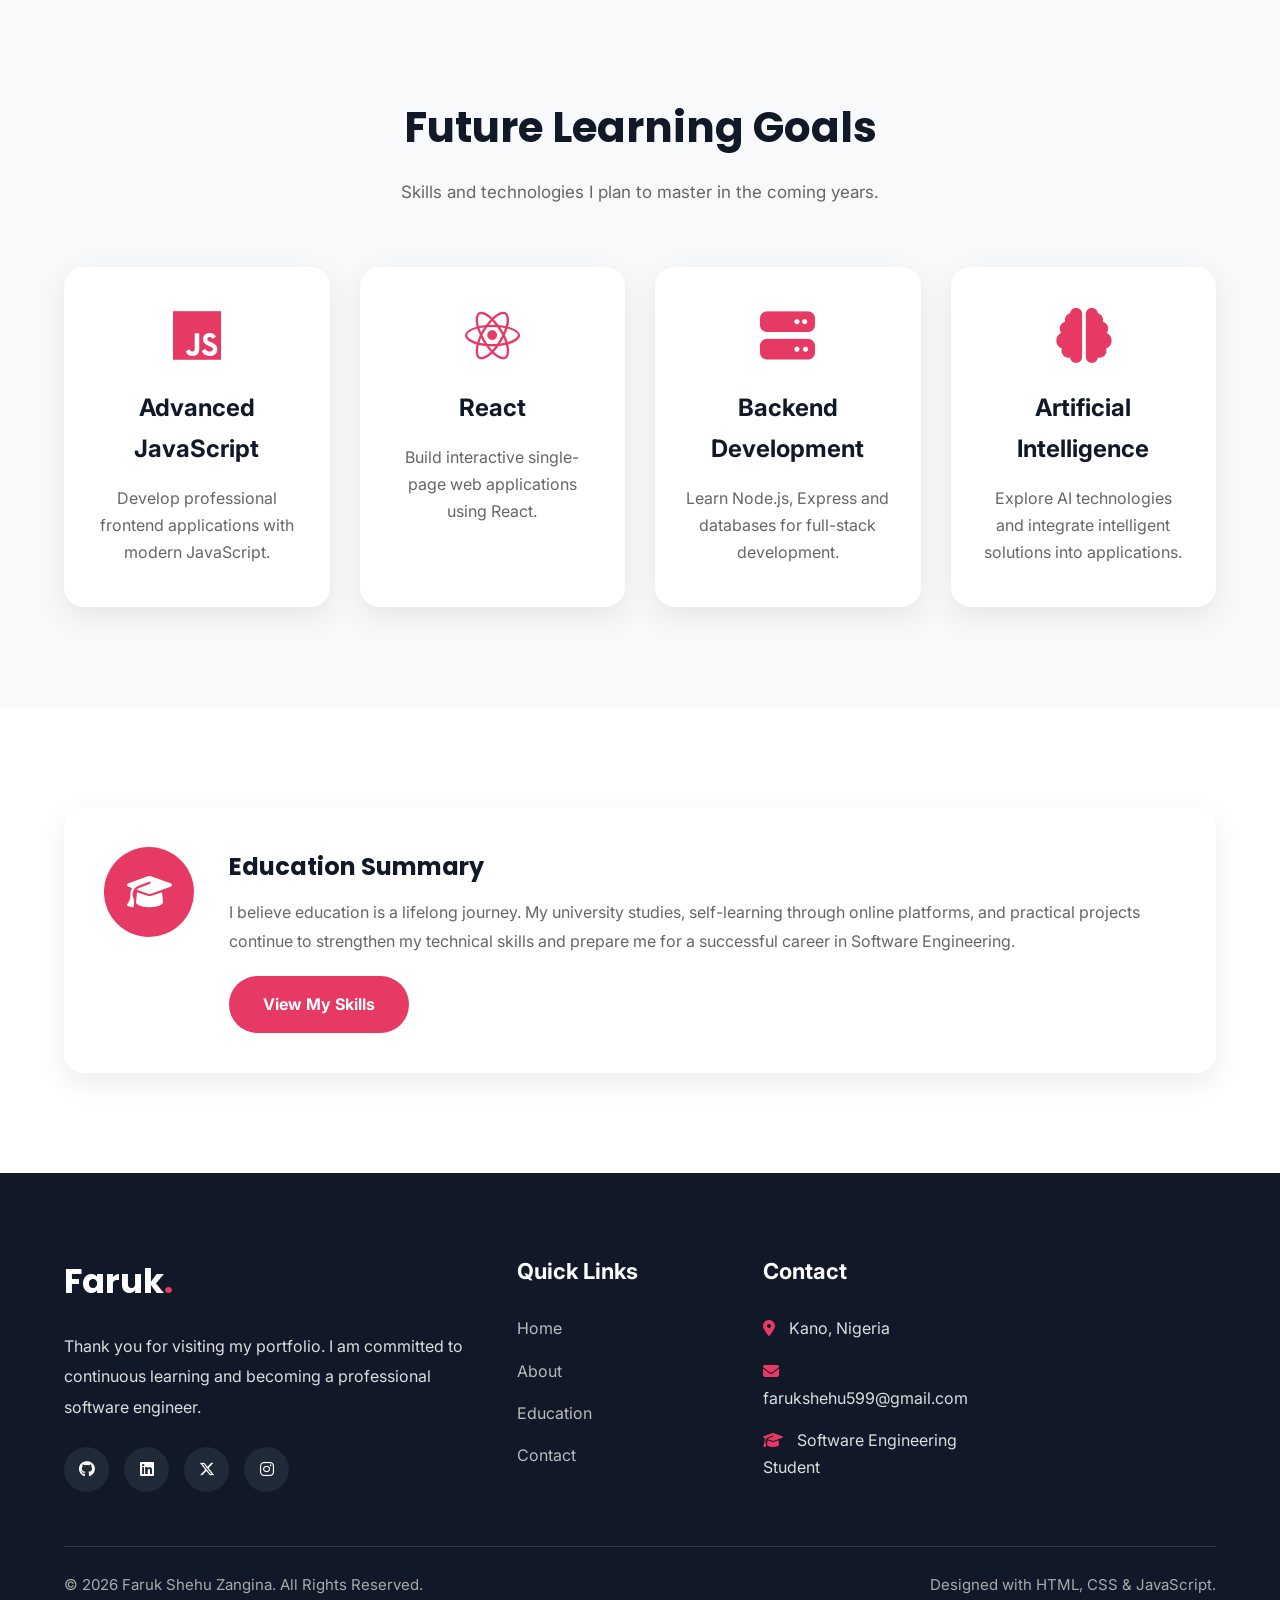
<file: education.html>
<!DOCTYPE html>
<html lang="en">

<head>

    <meta charset="UTF-8">

    <meta http-equiv="X-UA-Compatible" content="IE=edge">

    <meta name="viewport" content="width=device-width, initial-scale=1.0">

    <title>Education | Faruk Shehu Zangina</title>

    <meta name="description"
        content="Education and academic journey of Faruk Shehu Zangina.">

    <link rel="preconnect" href="https://fonts.googleapis.com">

    <link rel="preconnect"
          href="https://fonts.gstatic.com"
          crossorigin>

    <link href="https://fonts.googleapis.com/css2?family=Inter:wght@300;400;500;600;700;800&family=Poppins:wght@400;500;600;700;800&display=swap"
          rel="stylesheet">

    <link rel="stylesheet"
          href="https://cdnjs.cloudflare.com/ajax/libs/font-awesome/6.7.2/css/all.min.css">fa

    <link rel="stylesheet" href="css/style.css">

</head>

<body>

<header>

<nav class="navbar">

<div class="container">

<a href="index.html" class="logo">

Faruk<span>.</span>

</a>

<ul class="nav-links">

<li><a href="index.html">Home</a></li>

<li><a href="about.html">About</a></li>

<li><a href="education.html" class="active">Education</a></li>

<li><a href="skills.html">Skills</a></li>

<li><a href="projects.html">Projects</a></li>

<li><a href="services.html">Services</a></li>

<li><a href="gallery.html">Gallery</a></li>

<li><a href="achievements.html">Achievements</a></li>

<li><a href="media.html">Media</a></li>
    
<li><a href="contact.html">Contact</a></li>

<li><a href="faq.html">FAQ</a></li>

</ul>

<div class="menu-btn">

<i class="fas fa-bars"></i>

</div>

</div>

</nav>

</header>

<main>

<section class="page-banner">

<div class="container">

<h1>Education</h1>

<p>

My academic background, learning journey and professional development.

</p>

</div>

</section>

<section class="education-section">

<div class="container">

<div class="section-header">

<h2>Academic Background</h2>

<p>

Education has provided me with the foundation needed to build a successful career in software engineering.

</p>

</div>

<div class="education-card">

<div class="edu-icon">

<i class="fas fa-university"></i>

</div>

<div class="edu-content">

<h2>

Northwest University, Kano

</h2>

<h4>

Bachelor of Science (B.Sc.) in Software Engineering

</h4>

<p>

I am currently pursuing a degree in Software Engineering where I study programming, software development principles, mathematics, computer systems, and problem-solving techniques.

</p>

<ul>

<li>Software Engineering</li>

<li>Programming Fundamentals</li>

<li>Mathematics</li>

<li>Physics</li>

<li>Computer Systems</li>

<li>Web Development</li>

</ul>

</div>

</div>

</div>

</section>

<section class="education-section light-bg">

<div class="container">

<div class="section-header">

<h2>

Courses & Certifications

</h2>

<p>

Courses and certifications that have contributed to my learning journey.

</p>

</div>

<div class="skills-grid">

<div class="skill-card">

<i class="fab fa-free-code-camp"></i>

<h3>

Responsive Web Design

</h3>

<p>

Completed the freeCodeCamp Responsive Web Design curriculum covering HTML5, CSS3, Flexbox, CSS Grid and accessibility.

</p>

</div>

<div class="skill-card">

<i class="fab fa-html5"></i>

<h3>

HTML5

</h3>

<p>

Learned semantic HTML, forms, tables, multimedia and accessibility best practices.

</p>

</div>

<div class="skill-card">

<i class="fab fa-css3-alt"></i>

<h3>

CSS3

</h3>

<p>

Learned Flexbox, Grid, responsive layouts, animations and modern UI styling.

</p>

</div>

<div class="skill-card">

<i class="fab fa-js"></i>

<h3>

JavaScript

</h3>

<p>

Currently learning JavaScript to build interactive and dynamic web applications.

</p>

</div>

</div>

</div>

</section>

<!-- ==========================================
     CURRENT COURSES
========================================== -->

<section class="education-section">

<div class="container">

<div class="section-header">

<h2>Current University Courses</h2>

<p>
Some of the courses I am currently studying as a Software Engineering student.
</p>

</div>

<div class="skills-grid">

<div class="skill-card">

<i class="fas fa-code"></i>

<h3>COS201</h3>

<p>
Programming concepts, algorithms and software development techniques.
</p>

</div>

<div class="skill-card">

<i class="fas fa-calculator"></i>

<h3>MTH201</h3>

<p>
Mathematics for software engineering and computational problem solving.
</p>

</div>

<div class="skill-card">

<i class="fas fa-atom"></i>

<h3>IFT203</h3>

<p>
Introduction to Web Technologies that teaches the foundations of the web and how to create websites.
</p>

</div>

<div class="skill-card">

<i class="fas fa-microchip"></i>

<h3>SEN201</h3>

<p>
Inteoduction to Software Engineering which is the backbone of my course.
</p>

</div>

<div class="skill-card">

<i class="fas fa-book"></i>

<h3>ENT211</h3>

<p>
Entrepreneurship and Innovation aimed at improving communication, innovative and entrepreneurship skills.
</p>

</div>

</div>

</div>

</section>

<!-- ==========================================
     FUTURE GOALS
========================================== -->

<section class="education-section light-bg">

<div class="container">

<div class="section-header">

<h2>Future Learning Goals</h2>

<p>
Skills and technologies I plan to master in the coming years.
</p>

</div>

<div class="skills-grid">

<div class="skill-card">

<i class="fab fa-js"></i>

<h3>Advanced JavaScript</h3>

<p>
Develop professional frontend applications with modern JavaScript.
</p>

</div>

<div class="skill-card">

<i class="fab fa-react"></i>

<h3>React</h3>

<p>
Build interactive single-page web applications using React.
</p>

</div>

<div class="skill-card">

<i class="fas fa-server"></i>

<h3>Backend Development</h3>

<p>
Learn Node.js, Express and databases for full-stack development.
</p>

</div>

<div class="skill-card">

<i class="fas fa-brain"></i>

<h3>Artificial Intelligence</h3>

<p>
Explore AI technologies and integrate intelligent solutions into applications.
</p>

</div>

</div>

</div>

</section>

<!-- ==========================================
     EDUCATION SUMMARY
========================================== -->

<section class="education-section">

<div class="container">

<div class="education-card">

<div class="edu-icon">

<i class="fas fa-graduation-cap"></i>

</div>

<div class="edu-content">

<h2>Education Summary</h2>

<p>

I believe education is a lifelong journey. My university studies, self-learning through online platforms, and practical projects continue to strengthen my technical skills and prepare me for a successful career in Software Engineering.

</p>

<a href="skills.html" class="btn primary-btn">

View My Skills

</a>

</div>

</div>

</div>

</section>

</main>

<footer class="footer">

<div class="container">

<div class="footer-content">

<div class="footer-column">

<h2 class="footer-logo">

Faruk<span>.</span>

</h2>

<p>

Thank you for visiting my portfolio. I am committed to continuous learning and becoming a professional software engineer.

</p>

<div class="social-icons">

<a href="https://github.com/Farusky"><i class="fab fa-github"></i></a>

<a href="https://www.linkedin.com/in/faruk-shehu-275217204?utm_source=share_via&utm_content=profile&utm_medium=member_android"><i class="fab fa-linkedin"></i></a>

<a href="https://x.com/Farusky07"><i class="fab fa-brands fa-x-twitter"></i></a>

<a href="https://www.instagram.com/faruk_zangina?igsh=MTUyN3ExdWhjOHB5cw=="><i class="fab fa-instagram"></i></a>

</div>

</div>

<div class="footer-column">

<h3>Quick Links</h3>

<ul>

<li><a href="index.html">Home</a></li>

<li><a href="about.html">About</a></li>

<li><a href="education.html">Education</a></li>

<li><a href="contact.html">Contact</a></li>

</ul>

</div>

<div class="footer-column">

<h3>Contact</h3>

<ul>

<li><i class="fas fa-location-dot"></i> Kano, Nigeria</li>

<li><i class="fas fa-envelope"></i> farukshehu599@gmail.com</li>

<li><i class="fas fa-graduation-cap"></i> Software Engineering Student</li>

</ul>

</div>

</div>

<hr>

<div class="footer-bottom">

<p>© 2026 Faruk Shehu Zangina. All Rights Reserved.</p>

<p>Designed with HTML, CSS & JavaScript.</p>

</div>

</div>

</footer>

<button id="backToTop">

<i class="fas fa-arrow-up"></i>

</button>

<script src="js/script.js"></script>

</body>

</html>
</file>
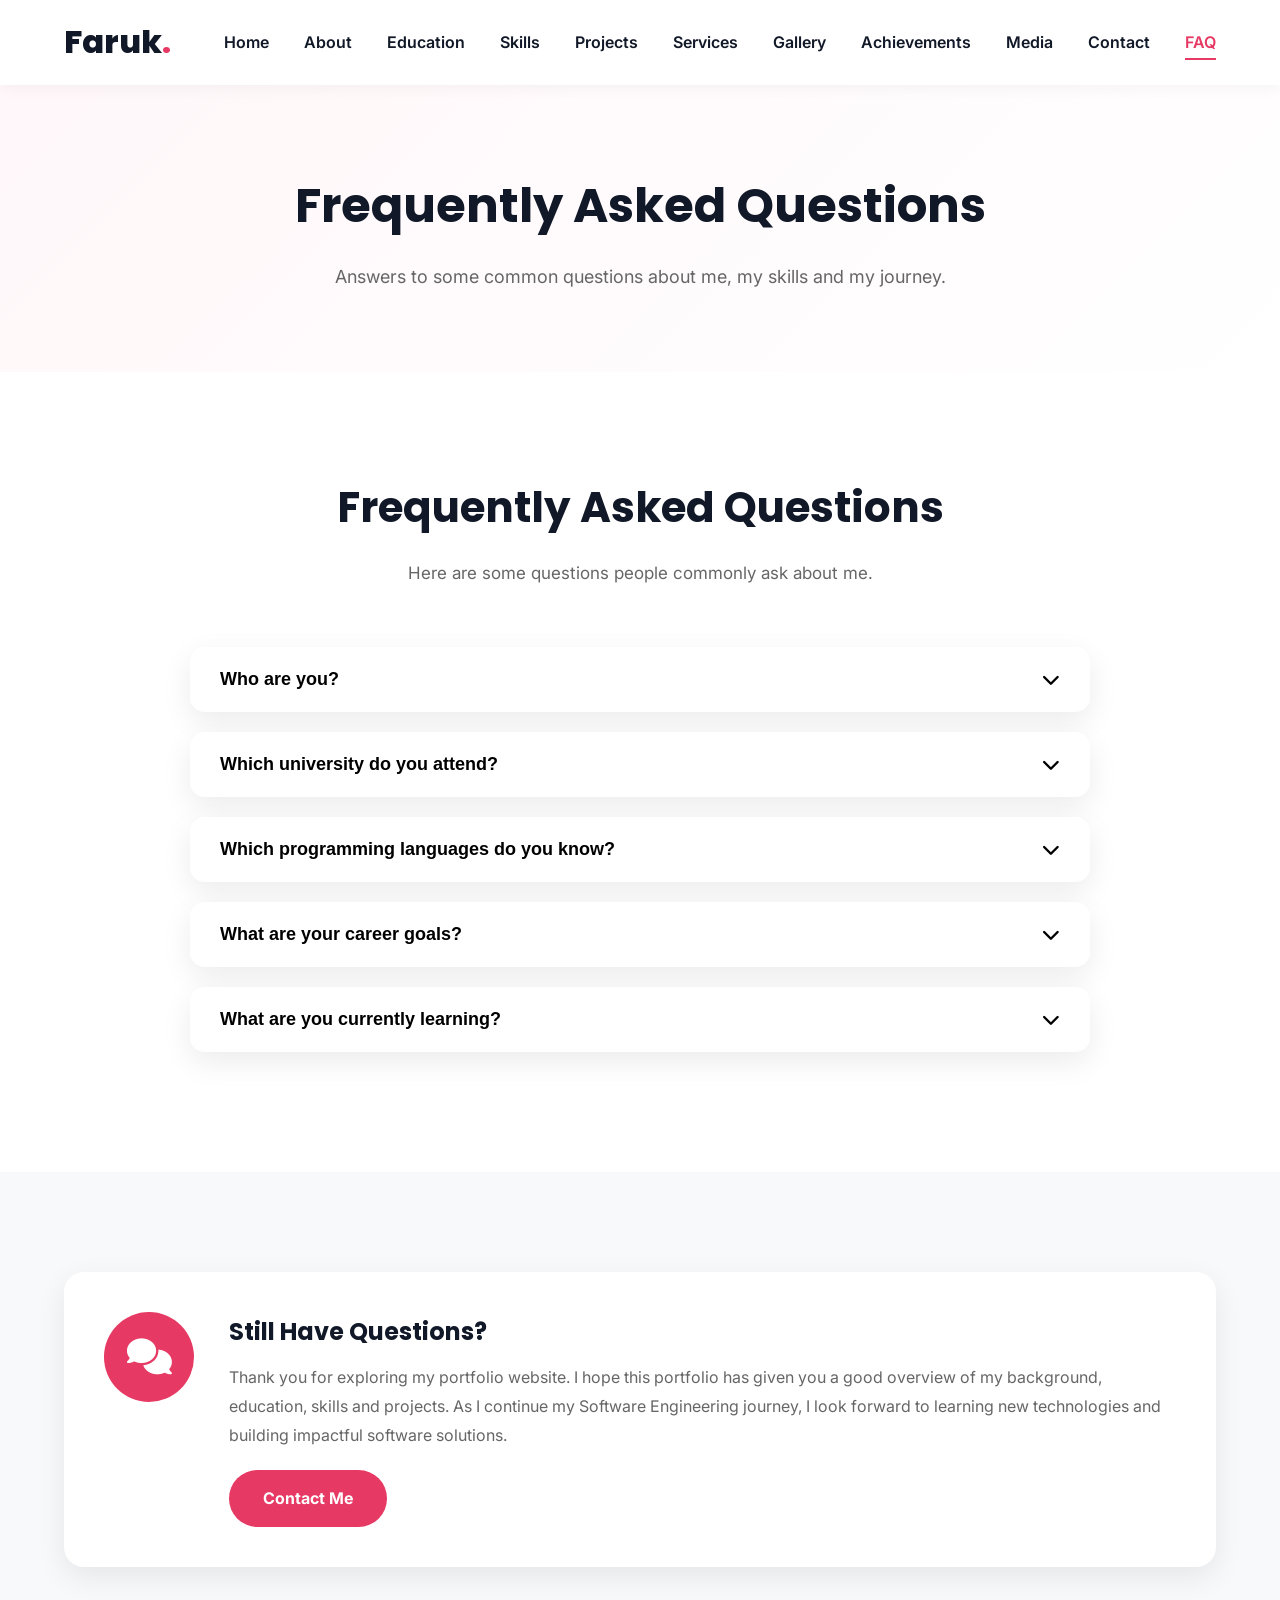
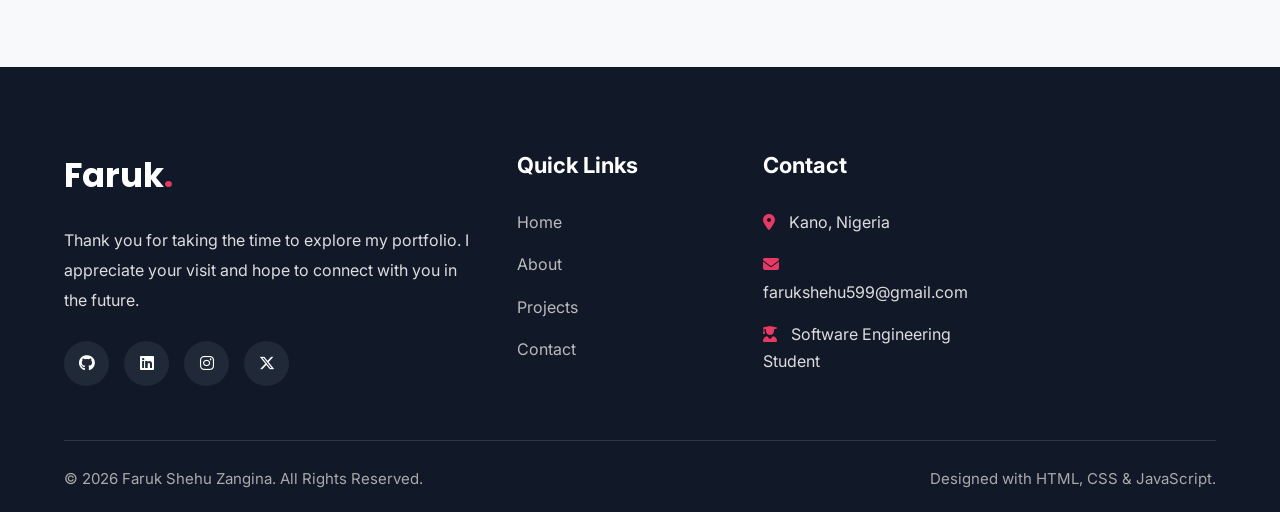
<file: faq.html>
<!DOCTYPE html>
<html lang="en">

<head>

<meta charset="UTF-8">

<meta name="viewport" content="width=device-width, initial-scale=1.0">

<title>FAQ | Faruk Shehu Zangina</title>

<link rel="preconnect" href="https://fonts.googleapis.com">

<link rel="preconnect" href="https://fonts.gstatic.com" crossorigin>

<link href="https://fonts.googleapis.com/css2?family=Inter:wght@300;400;500;600;700;800&family=Poppins:wght@400;500;600;700;800&display=swap" rel="stylesheet">

<link rel="stylesheet" href="https://cdnjs.cloudflare.com/ajax/libs/font-awesome/6.7.2/css/all.min.css">

<link rel="stylesheet" href="css/style.css">

</head>

<body>

<header>

<nav class="navbar">

<div class="container">

<a href="index.html" class="logo">

Faruk<span>.</span>

</a>

<ul class="nav-links">

<li><a href="index.html">Home</a></li>

<li><a href="about.html">About</a></li>

<li><a href="education.html">Education</a></li>

<li><a href="skills.html">Skills</a></li>

<li><a href="projects.html">Projects</a></li>

<li><a href="services.html">Services</a></li>

<li><a href="gallery.html">Gallery</a></li>

<li><a href="achievements.html">Achievements</a></li>

<li><a href="media.html">Media</a></li>
     
<li><a href="contact.html">Contact</a></li>

<li><a href="faq.html" class="active">FAQ</a></li>

</ul>

<div class="menu-btn">

<i class="fas fa-bars"></i>

</div>

</div>

</nav>

</header>

<main>

<section class="page-banner">

<div class="container">

<h1>Frequently Asked Questions</h1>

<p>

Answers to some common questions about me, my skills and my journey.

</p>

</div>

</section>

<section class="faq-section">

<div class="container">

<div class="section-header">

<h2>Frequently Asked Questions</h2>

<p>

Here are some questions people commonly ask about me.

</p>

</div>

<div class="faq-container">

<div class="faq-item">

<button class="faq-question">

Who are you?

<i class="fas fa-chevron-down"></i>

</button>

<div class="faq-answer">

<p>

My name is <strong>Faruk Shehu Zangina</strong>. I am a Software Engineering student who enjoys building responsive websites and continuously learning modern technologies.

</p>

</div>

</div>

<div class="faq-item">

<button class="faq-question">

Which university do you attend?

<i class="fas fa-chevron-down"></i>

</button>

<div class="faq-answer">

<p>

I study Software Engineering at Northwest University, Kano, Nigeria.

</p>

</div>

</div>

<div class="faq-item">

<button class="faq-question">

Which programming languages do you know?

<i class="fas fa-chevron-down"></i>

</button>

<div class="faq-answer">

<p>

I currently work with HTML, CSS and basic JavaScript, while continuously learning more technologies.

</p>

</div>

</div>

<div class="faq-item">

<button class="faq-question">

What are your career goals?

<i class="fas fa-chevron-down"></i>

</button>

<div class="faq-answer">

<p>

My goal is to become a professional Full-Stack Software Engineer, build impactful software and contribute to innovative technology projects.

</p>

</div>

</div>

<div class="faq-item">

<button class="faq-question">

What are you currently learning?

<i class="fas fa-chevron-down"></i>

</button>

<div class="faq-answer">

<p>

I am currently improving my frontend development skills while preparing to learn React, backend development, databases and Artificial Intelligence.

</p>

</div>

</div>

</div>

</div>

</section>

<!-- ==========================================
     FINAL MESSAGE
========================================== -->

<section class="faq-section light-bg">

<div class="container">

<div class="education-card">

<div class="edu-icon">

<i class="fas fa-comments"></i>

</div>

<div class="edu-content">

<h2>

Still Have Questions?

</h2>

<p>

Thank you for exploring my portfolio website. I hope this portfolio has given you a good overview of my background, education, skills and projects. As I continue my Software Engineering journey, I look forward to learning new technologies and building impactful software solutions.

</p>

<a href="contact.html"

class="btn primary-btn">

Contact Me

</a>

</div>

</div>

</div>

</section>

</main>

<footer class="footer">

<div class="container">

<div class="footer-content">

<div class="footer-column">

<h2 class="footer-logo">

Faruk<span>.</span>

</h2>

<p>

Thank you for taking the time to explore my portfolio. I appreciate your visit and hope to connect with you in the future.

</p>

<div class="social-icons">

<a href="https://github.com/Farusky"><i class="fab fa-github"></i></a>

<a href="https://www.linkedin.com/in/faruk-shehu-275217204?utm_source=share_via&utm_content=profile&utm_medium=member_android"><i class="fab fa-linkedin"></i></a>

<a href="https://www.instagram.com/faruk_zangina?igsh=MTUyN3ExdWhjOHB5cw=="><i class="fab fa-instagram"></i></a>

<a href="https://x.com/Farusky07"><i class="fab fa-brands fa-x-twitter"></i></a>

</div>

</div>

<div class="footer-column">

<h3>Quick Links</h3>

<ul>

<li><a href="index.html">Home</a></li>

<li><a href="about.html">About</a></li>

<li><a href="projects.html">Projects</a></li>

<li><a href="contact.html">Contact</a></li>

</ul>

</div>

<div class="footer-column">

<h3>Contact</h3>

<ul>

<li><i class="fas fa-location-dot"></i> Kano, Nigeria</li>

<li><i class="fas fa-envelope"></i> farukshehu599@gmail.com</li>

<li><i class="fas fa-user-graduate"></i> Software Engineering Student</li>

</ul>

</div>

</div>

<hr>

<div class="footer-bottom">

<p>

© 2026 Faruk Shehu Zangina. All Rights Reserved.

</p>

<p>

Designed with HTML, CSS & JavaScript.

</p>

</div>

</div>

</footer>

<button id="backToTop">

<i class="fas fa-arrow-up"></i>

</button>

<script src="js/script.js"></script>

</body>

</html>
</file>
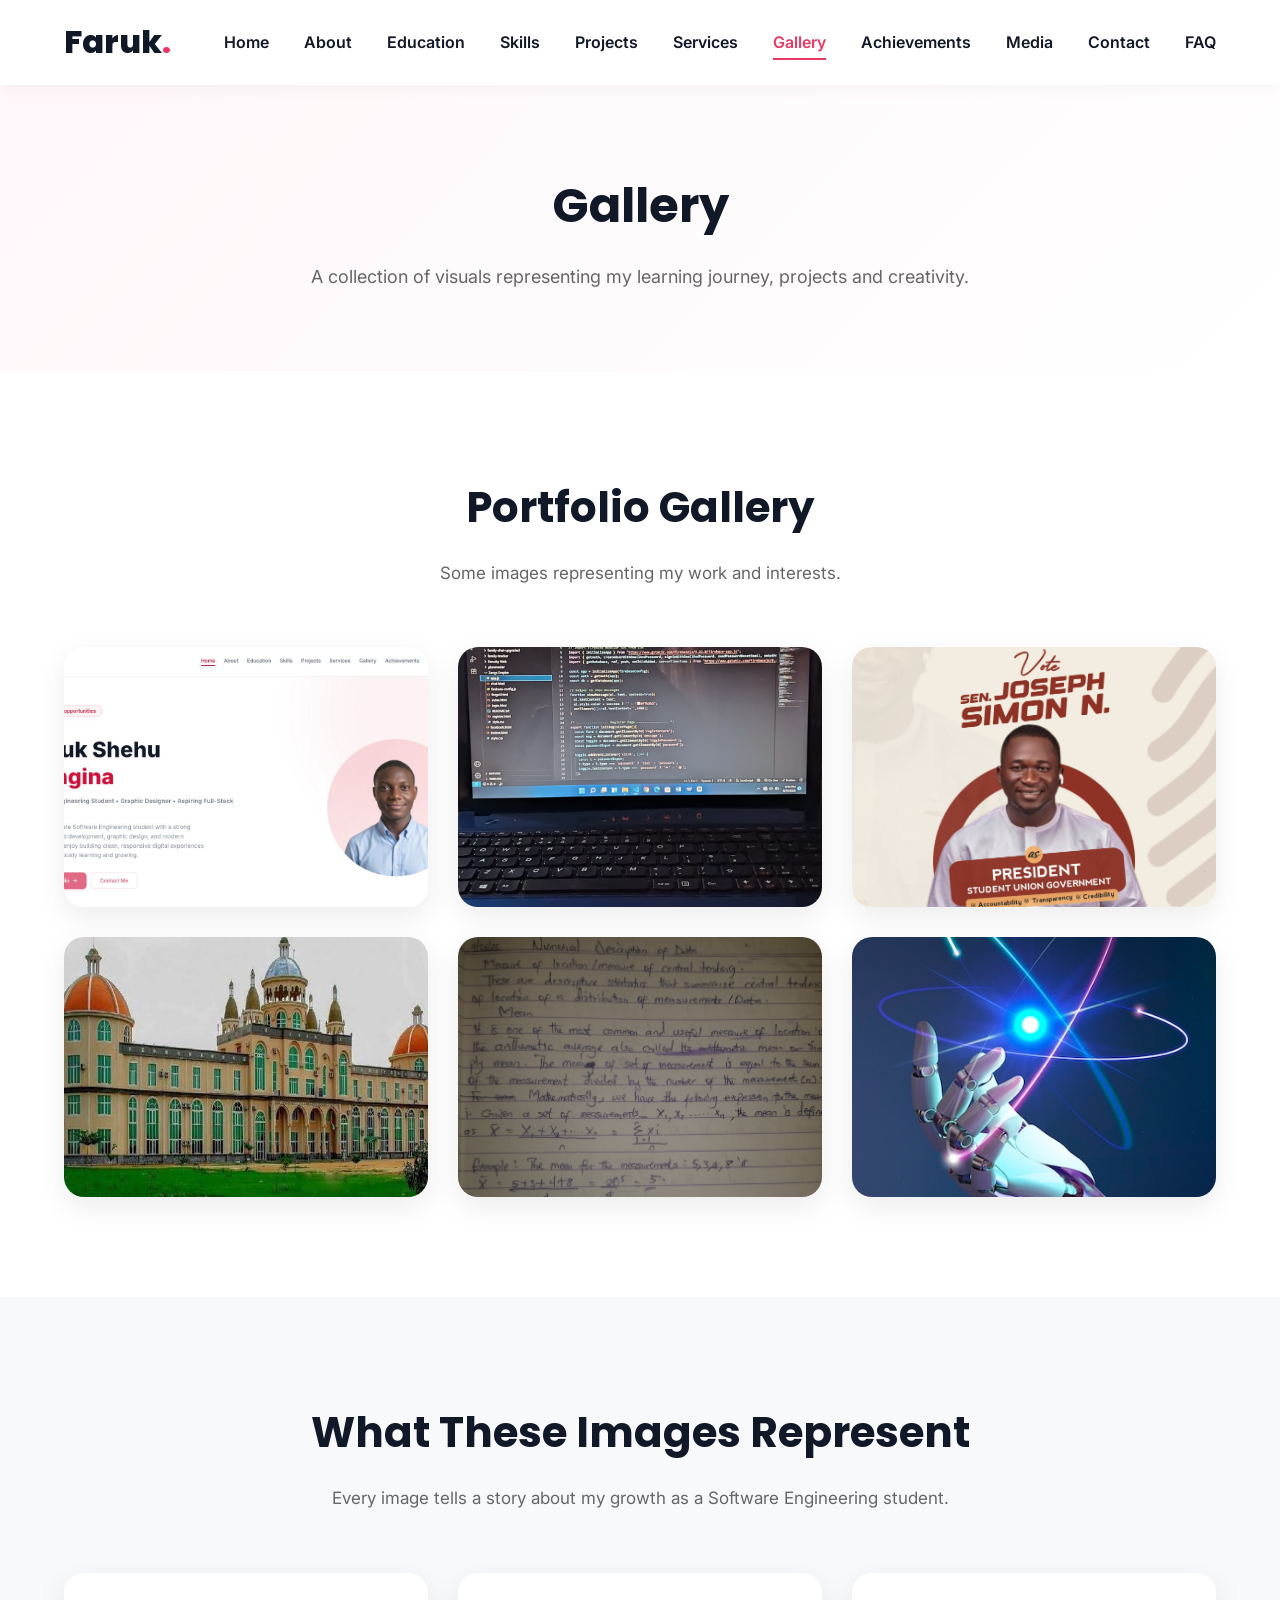
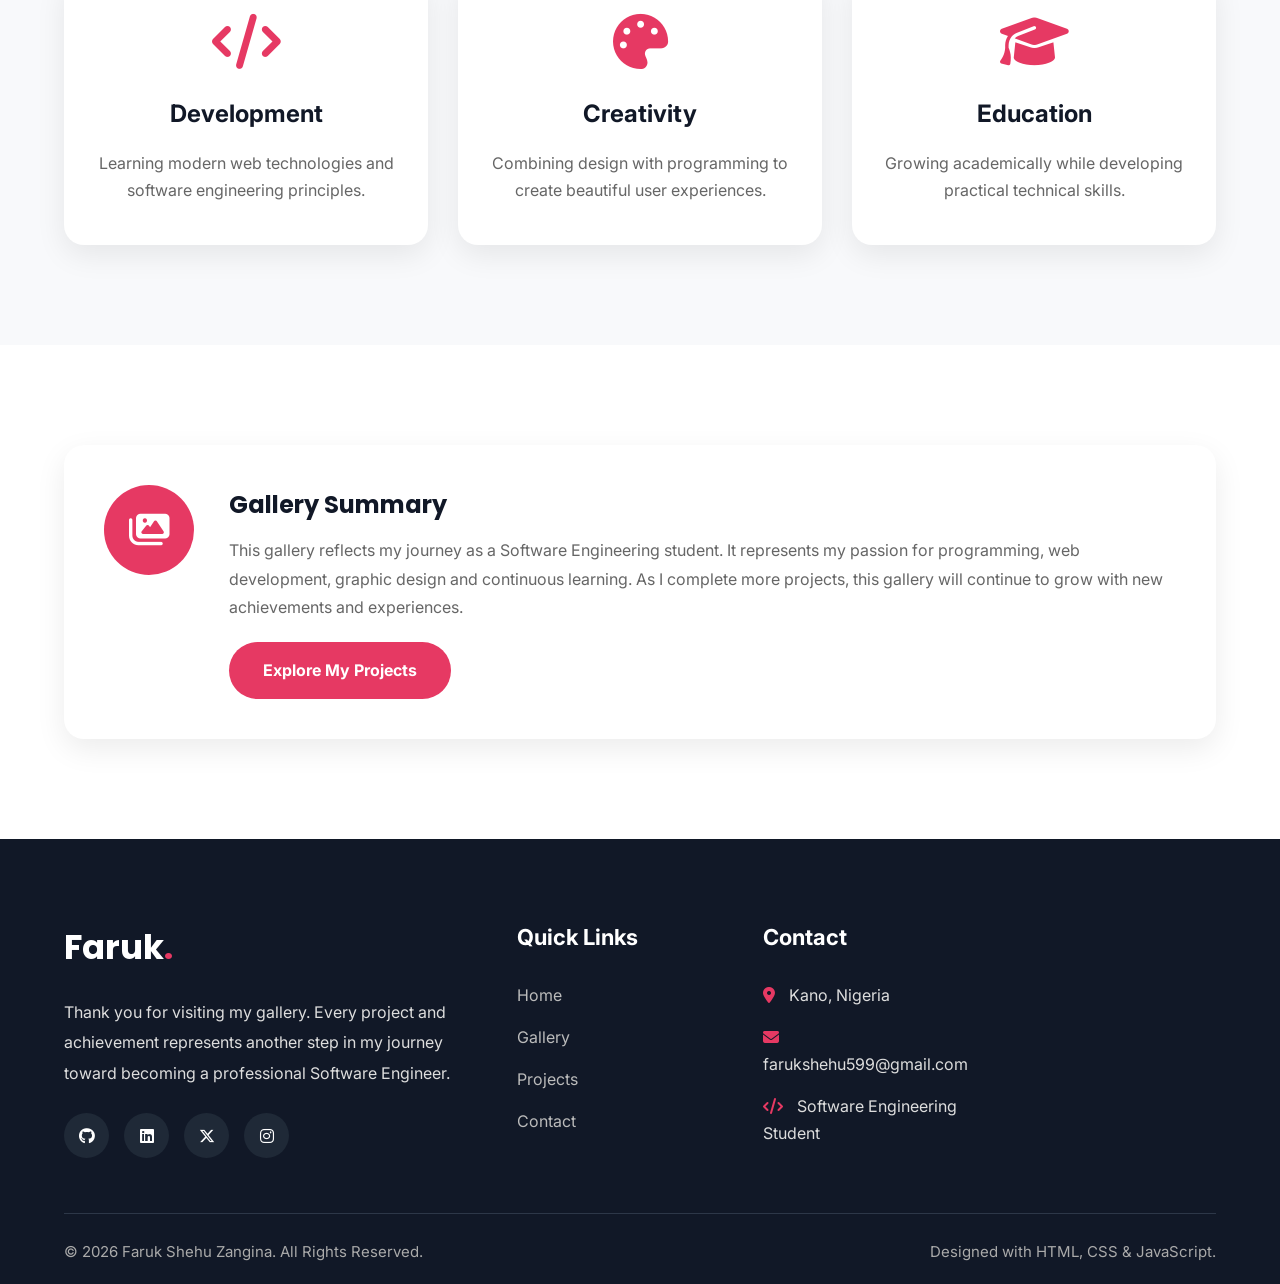
<file: gallery.html>
<!DOCTYPE html>
<html lang="en">

<head>

<meta charset="UTF-8">

<meta name="viewport" content="width=device-width, initial-scale=1.0">

<title>Gallery | Faruk Shehu Zangina</title>

<link rel="preconnect" href="https://fonts.googleapis.com">

<link rel="preconnect" href="https://fonts.gstatic.com" crossorigin>

<link href="https://fonts.googleapis.com/css2?family=Inter:wght@300;400;500;600;700;800&family=Poppins:wght@400;500;600;700;800&display=swap" rel="stylesheet">

<link rel="stylesheet" href="https://cdnjs.cloudflare.com/ajax/libs/font-awesome/6.7.2/css/all.min.css">

<link rel="stylesheet" href="css/style.css">

</head>

<body>

<header>

<nav class="navbar">

<div class="container">

<a href="index.html" class="logo">

Faruk<span>.</span>

</a>

<ul class="nav-links">

<li><a href="index.html">Home</a></li>

<li><a href="about.html">About</a></li>

<li><a href="education.html">Education</a></li>

<li><a href="skills.html">Skills</a></li>

<li><a href="projects.html">Projects</a></li>

<li><a href="services.html">Services</a></li>

<li><a href="gallery.html" class="active">Gallery</a></li>

<li><a href="achievements.html">Achievements</a></li>

<li><a href="media.html">Media</a></li>
     
<li><a href="contact.html">Contact</a></li>

<li><a href="faq.html">FAQ</a></li>

</ul>

<div class="menu-btn">

<i class="fas fa-bars"></i>

</div>

</div>

</nav>

</header>

<main>

<section class="page-banner">

<div class="container">

<h1>Gallery</h1>

<p>

A collection of visuals representing my learning journey, projects and creativity.

</p>

</div>

</section>

<section class="gallery-section">

<div class="container">

<div class="section-header">

<h2>Portfolio Gallery</h2>

<p>

Some images representing my work and interests.

</p>

</div>

<div class="gallery-grid">

<div class="gallery-item">

<img src="images/project1.png" alt="Portfolio Project">

<div class="gallery-overlay">

<h3>Portfolio Website</h3>

</div>

</div>

<div class="gallery-item">

<img src="images/gallery2.jpg" alt="Coding">

<div class="gallery-overlay">

<h3>Programming</h3>

</div>

</div>

<div class="gallery-item">

<img src="images/gallery3.jpg" alt="Graphic Design">

<div class="gallery-overlay">

<h3>Graphic Design</h3>

</div>

</div>

<div class="gallery-item">

<img src="images/gallery4.jpg" alt="University">

<div class="gallery-overlay">

<h3>University Life</h3>

</div>

</div>

<div class="gallery-item">

<img src="images/gallery5.jpg" alt="Learning">

<div class="gallery-overlay">

<h3>Learning</h3>

</div>

</div>

<div class="gallery-item">

<img src="images/gallery6.jpg" alt="Technology">

<div class="gallery-overlay">

<h3>Technology</h3>

</div>

</div>

</div>

</div>

</section>

<section class="gallery-section light-bg">

<div class="container">

<div class="section-header">

<h2>What These Images Represent</h2>

<p>

Every image tells a story about my growth as a Software Engineering student.

</p>

</div>

<div class="skills-grid">

<div class="skill-card">

<i class="fas fa-code"></i>

<h3>Development</h3>

<p>

Learning modern web technologies and software engineering principles.

</p>

</div>

<div class="skill-card">

<i class="fas fa-palette"></i>

<h3>Creativity</h3>

<p>

Combining design with programming to create beautiful user experiences.

</p>

</div>

<div class="skill-card">

<i class="fas fa-graduation-cap"></i>

<h3>Education</h3>

<p>

Growing academically while developing practical technical skills.

</p>

</div>

</div>

</div>

</section>

<!-- ==========================================
     GALLERY SUMMARY
========================================== -->

<section class="gallery-section">

<div class="container">

<div class="education-card">

<div class="edu-icon">

<i class="fas fa-images"></i>

</div>

<div class="edu-content">

<h2>Gallery Summary</h2>

<p>

This gallery reflects my journey as a Software Engineering student. It represents
my passion for programming, web development, graphic design and continuous
learning. As I complete more projects, this gallery will continue to grow with
new achievements and experiences.

</p>

<a href="projects.html" class="btn primary-btn">

Explore My Projects

</a>

</div>

</div>

</div>

</section>

</main>

<footer class="footer">

<div class="container">

<div class="footer-content">

<div class="footer-column">

<h2 class="footer-logo">

Faruk<span>.</span>

</h2>

<p>

Thank you for visiting my gallery. Every project and achievement represents another
step in my journey toward becoming a professional Software Engineer.

</p>

<div class="social-icons">

<a href="https://github.com/Farusky"><i class="fab fa-github"></i></a>

<a href="https://www.linkedin.com/in/faruk-shehu-275217204?utm_source=share_via&utm_content=profile&utm_medium=member_android"><i class="fab fa-linkedin"></i></a>

<a href="https://x.com/Farusky07"><i class="fab fa-brands fa-x-twitter"></i></a>

<a href="https://www.instagram.com/faruk_zangina?igsh=MTUyN3ExdWhjOHB5cw=="><i class="fab fa-instagram"></i></a>

</div>

</div>

<div class="footer-column">

<h3>Quick Links</h3>

<ul>

<li><a href="index.html">Home</a></li>

<li><a href="gallery.html">Gallery</a></li>

<li><a href="projects.html">Projects</a></li>

<li><a href="contact.html">Contact</a></li>

</ul>

</div>

<div class="footer-column">

<h3>Contact</h3>

<ul>

<li><i class="fas fa-location-dot"></i> Kano, Nigeria</li>

<li><i class="fas fa-envelope"></i> farukshehu599@gmail.com</li>

<li><i class="fas fa-code"></i> Software Engineering Student</li>

</ul>

</div>

</div>

<hr>

<div class="footer-bottom">

<p>

© 2026 Faruk Shehu Zangina. All Rights Reserved.

</p>

<p>

Designed with HTML, CSS & JavaScript.

</p>

</div>

</div>

</footer>

<button id="backToTop">

<i class="fas fa-arrow-up"></i>

</button>

<script src="js/script.js"></script>

</body>

</html>
</file>
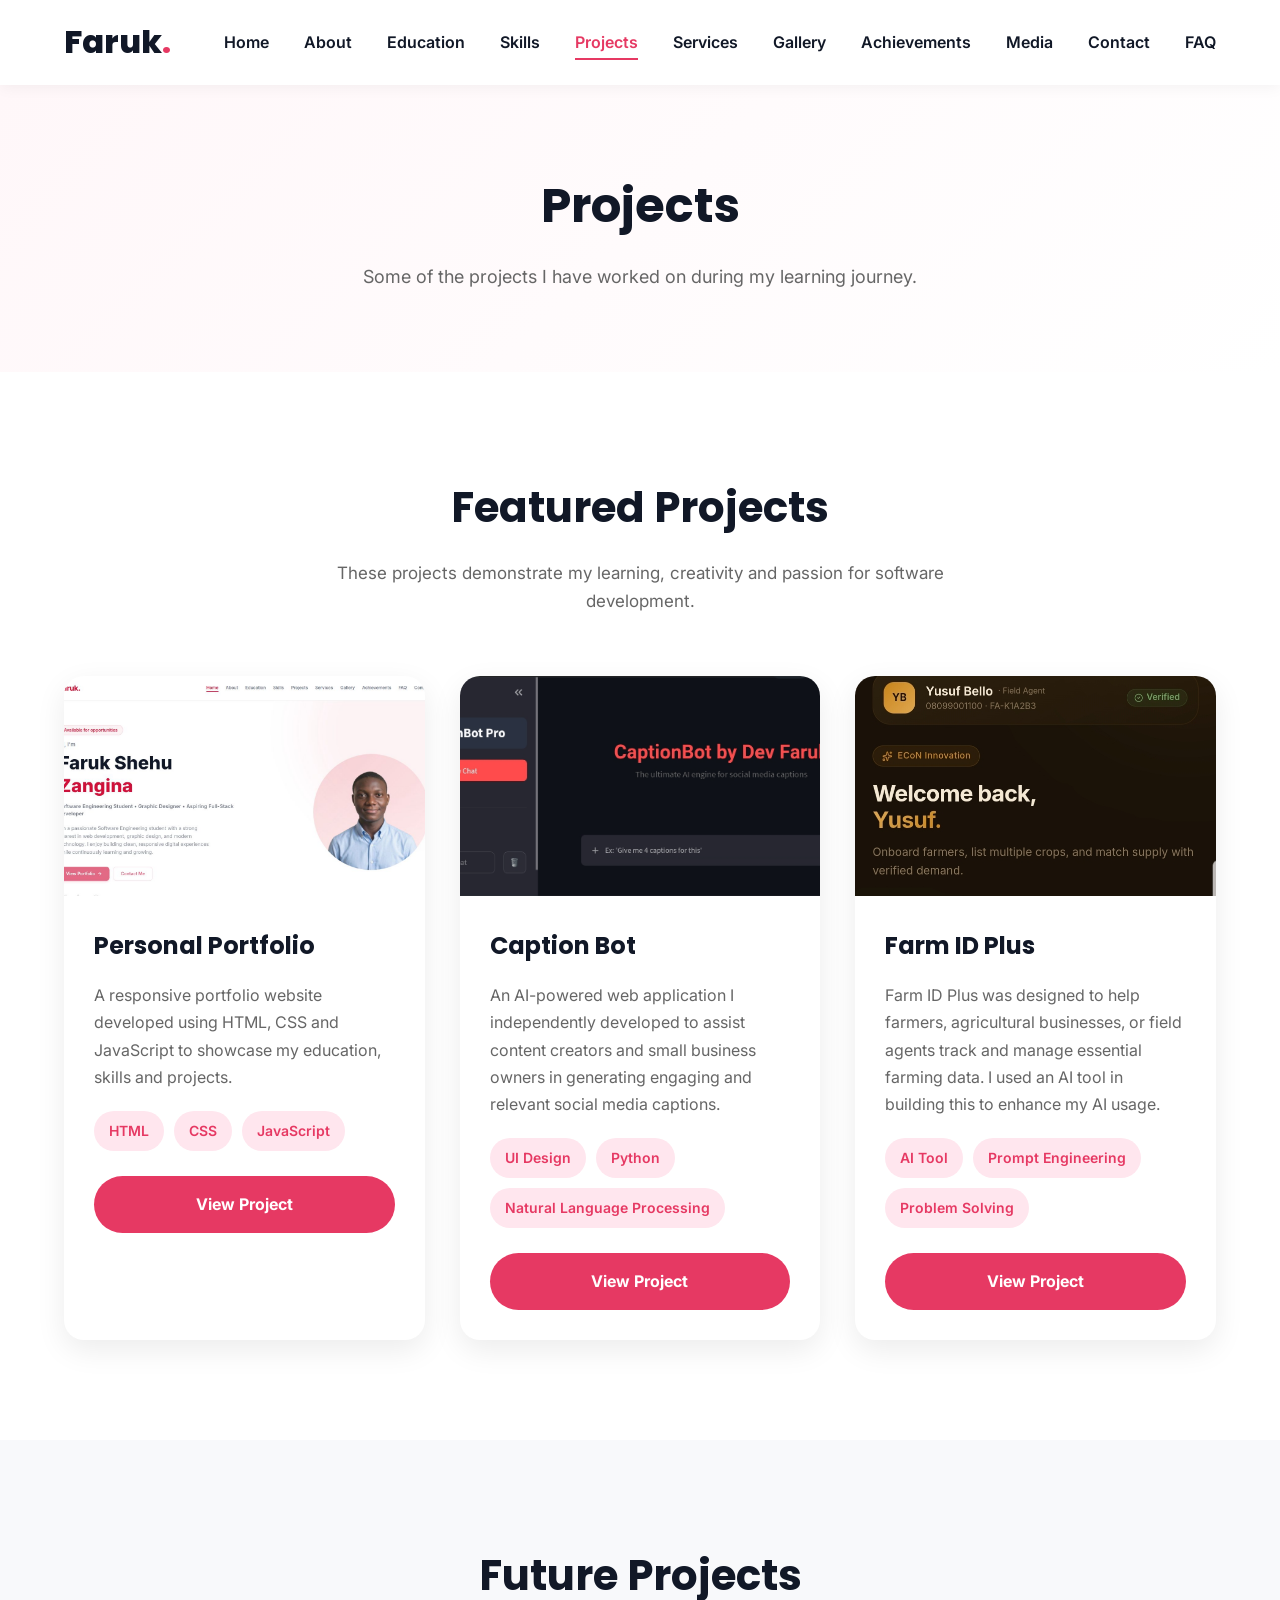
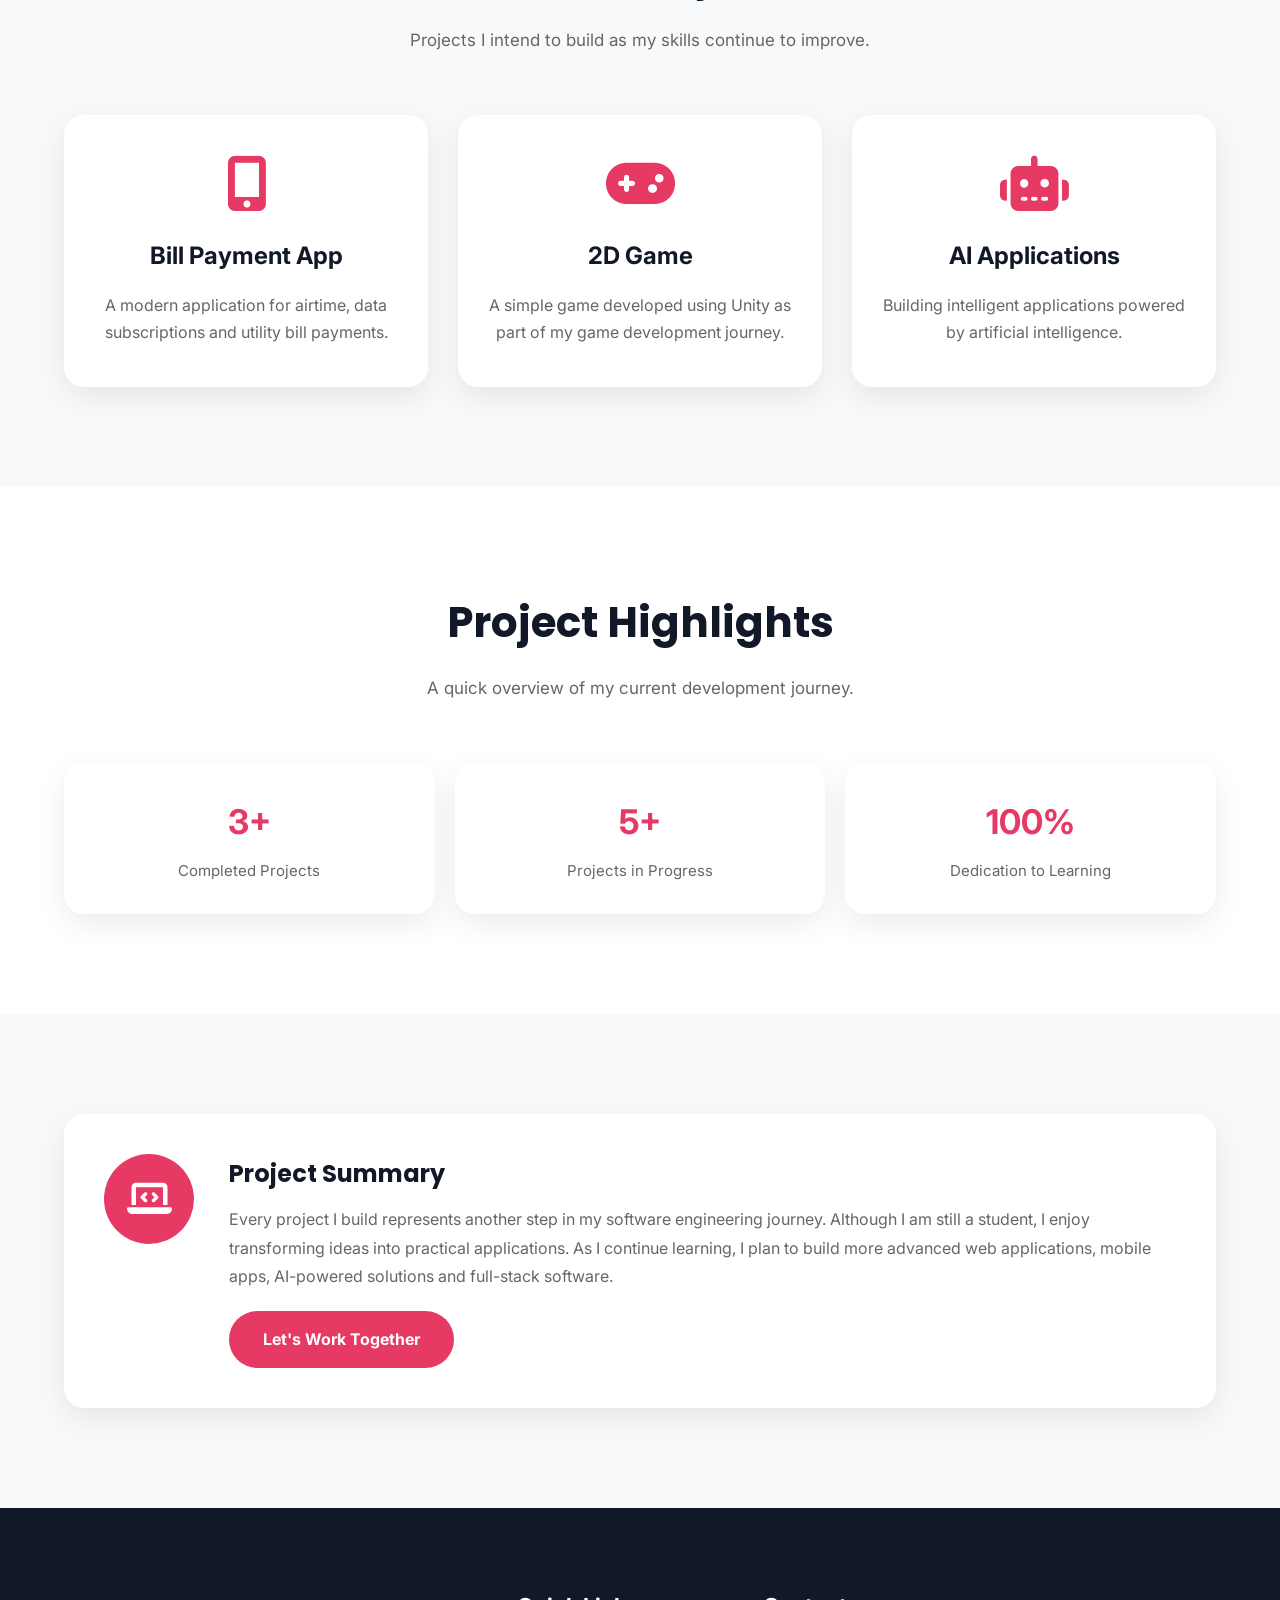
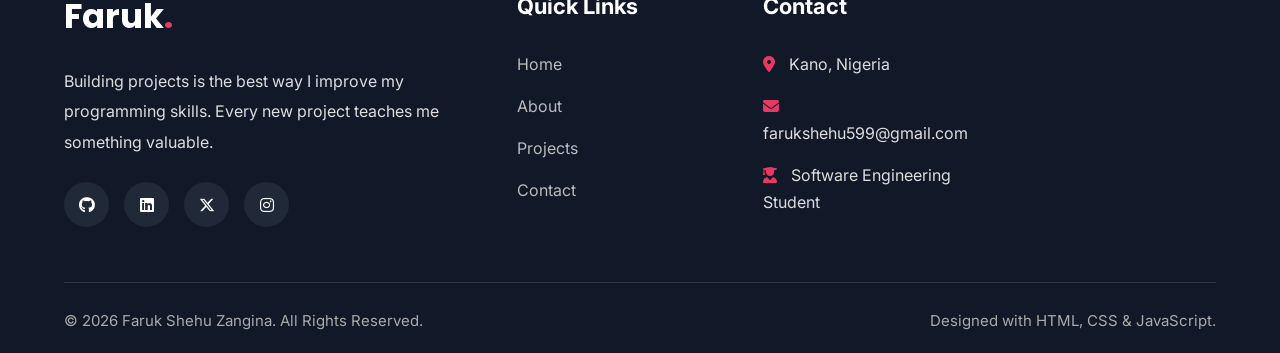
<file: projects.html>
<!DOCTYPE html>
<html lang="en">

<head>

<meta charset="UTF-8">

<meta name="viewport" content="width=device-width, initial-scale=1.0">

<title>Projects | Faruk Shehu Zangina</title>

<link rel="preconnect" href="https://fonts.googleapis.com">

<link rel="preconnect" href="https://fonts.gstatic.com" crossorigin>

<link href="https://fonts.googleapis.com/css2?family=Inter:wght@300;400;500;600;700;800&family=Poppins:wght@400;500;600;700;800&display=swap" rel="stylesheet">

<link rel="stylesheet" href="https://cdnjs.cloudflare.com/ajax/libs/font-awesome/6.7.2/css/all.min.css">

<link rel="stylesheet" href="css/style.css">

</head>

<body>

<header>

<nav class="navbar">

<div class="container">

<a href="index.html" class="logo">

Faruk<span>.</span>

</a>

<ul class="nav-links">

<li><a href="index.html">Home</a></li>

<li><a href="about.html">About</a></li>

<li><a href="education.html">Education</a></li>

<li><a href="skills.html">Skills</a></li>

<li><a href="projects.html" class="active">Projects</a></li>

<li><a href="services.html">Services</a></li>

<li><a href="gallery.html">Gallery</a></li>

<li><a href="achievements.html">Achievements</a></li>

<li><a href="media.html">Media</a></li>
     
<li><a href="contact.html">Contact</a></li>

<li><a href="faq.html">FAQ</a></li>

</ul>

<div class="menu-btn">

<i class="fas fa-bars"></i>

</div>

</div>

</nav>

</header>

<main>

<section class="page-banner">

<div class="container">

<h1>Projects</h1>

<p>

Some of the projects I have worked on during my learning journey.

</p>

</div>

</section>

<section class="projects-section">

<div class="container">

<div class="section-header">

<h2>Featured Projects</h2>

<p>

These projects demonstrate my learning, creativity and passion for software development.

</p>

</div>

<div class="projects-grid">

<div class="project-card">

<img src="images/project1.png" alt="Portfolio Website">

<div class="project-info">

<h3>Personal Portfolio</h3>

<p>

A responsive portfolio website developed using HTML, CSS and JavaScript to showcase my education, skills and projects.

</p>

<div class="project-tags">

<span>HTML</span>

<span>CSS</span>

<span>JavaScript</span>

</div>

<a href="index.html" class="btn primary-btn">

View Project

</a>

</div>

</div>

<div class="project-card">

<img src="images/project2.jpg" alt="Caption Bot">

<div class="project-info">

<h3>Caption Bot</h3>

<p>

An AI-powered web application I independently developed to assist content
creators and small business owners in generating engaging and relevant social media captions.

</p>

<div class="project-tags">

<span>UI Design</span>

<span>Python</span>

<span>Natural Language Processing</span>

</div>

<a href="https://caption-bot.streamlit.app/" class="btn primary-btn">

View Project

</a>

</div>

</div>

<div class="project-card">

<img src="images/project3.jpg" alt="Family Tracker">

<div class="project-info">

<h3>Farm ID Plus</h3>

<p>

Farm ID Plus was designed to help farmers, agricultural businesses, or field agents track and manage essential farming data. I used an AI tool in building this to enhance my AI usage.
</p>

<div class="project-tags">

<span>AI Tool</span>

<span>Prompt Engineering</span>

<span>Problem Solving </span>

</div>

<a href="https://farm-id-plus--farusky.replit.app/" class="btn primary-btn">

View Project

</a>

</div>

</div>

</div>

</div>

</section>

<section class="projects-section light-bg">

<div class="container">

<div class="section-header">

<h2>Future Projects</h2>

<p>

Projects I intend to build as my skills continue to improve.

</p>

</div>

<div class="skills-grid">

<div class="skill-card">

<i class="fas fa-mobile-alt"></i>

<h3>Bill Payment App</h3>

<p>

A modern application for airtime, data subscriptions and utility bill payments.

</p>

</div>

<div class="skill-card">

<i class="fas fa-gamepad"></i>

<h3>2D Game</h3>

<p>

A simple game developed using Unity as part of my game development journey.

</p>

</div>

<div class="skill-card">

<i class="fas fa-robot"></i>

<h3>AI Applications</h3>

<p>

Building intelligent applications powered by artificial intelligence.

</p>

</div>

</div>

</div>

</section>

<!-- ==========================================
     PROJECT STATISTICS
========================================== -->

<section class="projects-section">

<div class="container">

<div class="section-header">

<h2>Project Highlights</h2>

<p>

A quick overview of my current development journey.

</p>

</div>

<div class="hero-stats">

<div class="stat-card">

<h2>3+</h2>

<p>Completed Projects</p>

</div>

<div class="stat-card">

<h2>5+</h2>

<p>Projects in Progress</p>

</div>

<div class="stat-card">

<h2>100%</h2>

<p>Dedication to Learning</p>

</div>

</div>

</div>

</section>

<!-- ==========================================
     PROJECT SUMMARY
========================================== -->

<section class="projects-section light-bg">

<div class="container">

<div class="education-card">

<div class="edu-icon">

<i class="fas fa-laptop-code"></i>

</div>

<div class="edu-content">

<h2>

Project Summary

</h2>

<p>

Every project I build represents another step in my software engineering journey.
Although I am still a student, I enjoy transforming ideas into practical applications.
As I continue learning, I plan to build more advanced web applications, mobile apps,
AI-powered solutions and full-stack software.

</p>

<a href="contact.html"

class="btn primary-btn">

Let's Work Together

</a>

</div>

</div>

</div>

</section>

</main>

<footer class="footer">

<div class="container">

<div class="footer-content">

<div class="footer-column">

<h2 class="footer-logo">

Faruk<span>.</span>

</h2>

<p>

Building projects is the best way I improve my programming skills. Every new project teaches me something valuable.

</p>

<div class="social-icons">

<a href="https://github.com/Farusky"><i class="fab fa-github"></i></a>

<a href="https://www.linkedin.com/in/faruk-shehu-275217204?utm_source=share_via&utm_content=profile&utm_medium=member_android"><i class="fab fa-linkedin"></i></a>

<a href="https://x.com/Farusky07"><i class="fab fa-brands fa-x-twitter"></i></a>

<a href="https://www.instagram.com/faruk_zangina?igsh=MTUyN3ExdWhjOHB5cw=="><i class="fab fa-instagram"></i></a>

</div>

</div>

<div class="footer-column">

<h3>Quick Links</h3>

<ul>

<li><a href="index.html">Home</a></li>

<li><a href="about.html">About</a></li>

<li><a href="projects.html">Projects</a></li>

<li><a href="contact.html">Contact</a></li>

</ul>

</div>

<div class="footer-column">

<h3>Contact</h3>

<ul>

<li><i class="fas fa-location-dot"></i> Kano, Nigeria</li>

<li><i class="fas fa-envelope"></i> farukshehu599@gmail.com</li>

<li><i class="fas fa-user-graduate"></i> Software Engineering Student</li>

</ul>

</div>

</div>

<hr>

<div class="footer-bottom">

<p>

© 2026 Faruk Shehu Zangina. All Rights Reserved.

</p>

<p>

Designed with HTML, CSS & JavaScript.

</p>

</div>

</div>

</footer>

<button id="backToTop">

<i class="fas fa-arrow-up"></i>

</button>

<script src="js/script.js"></script>

</body>

</html>
</file>
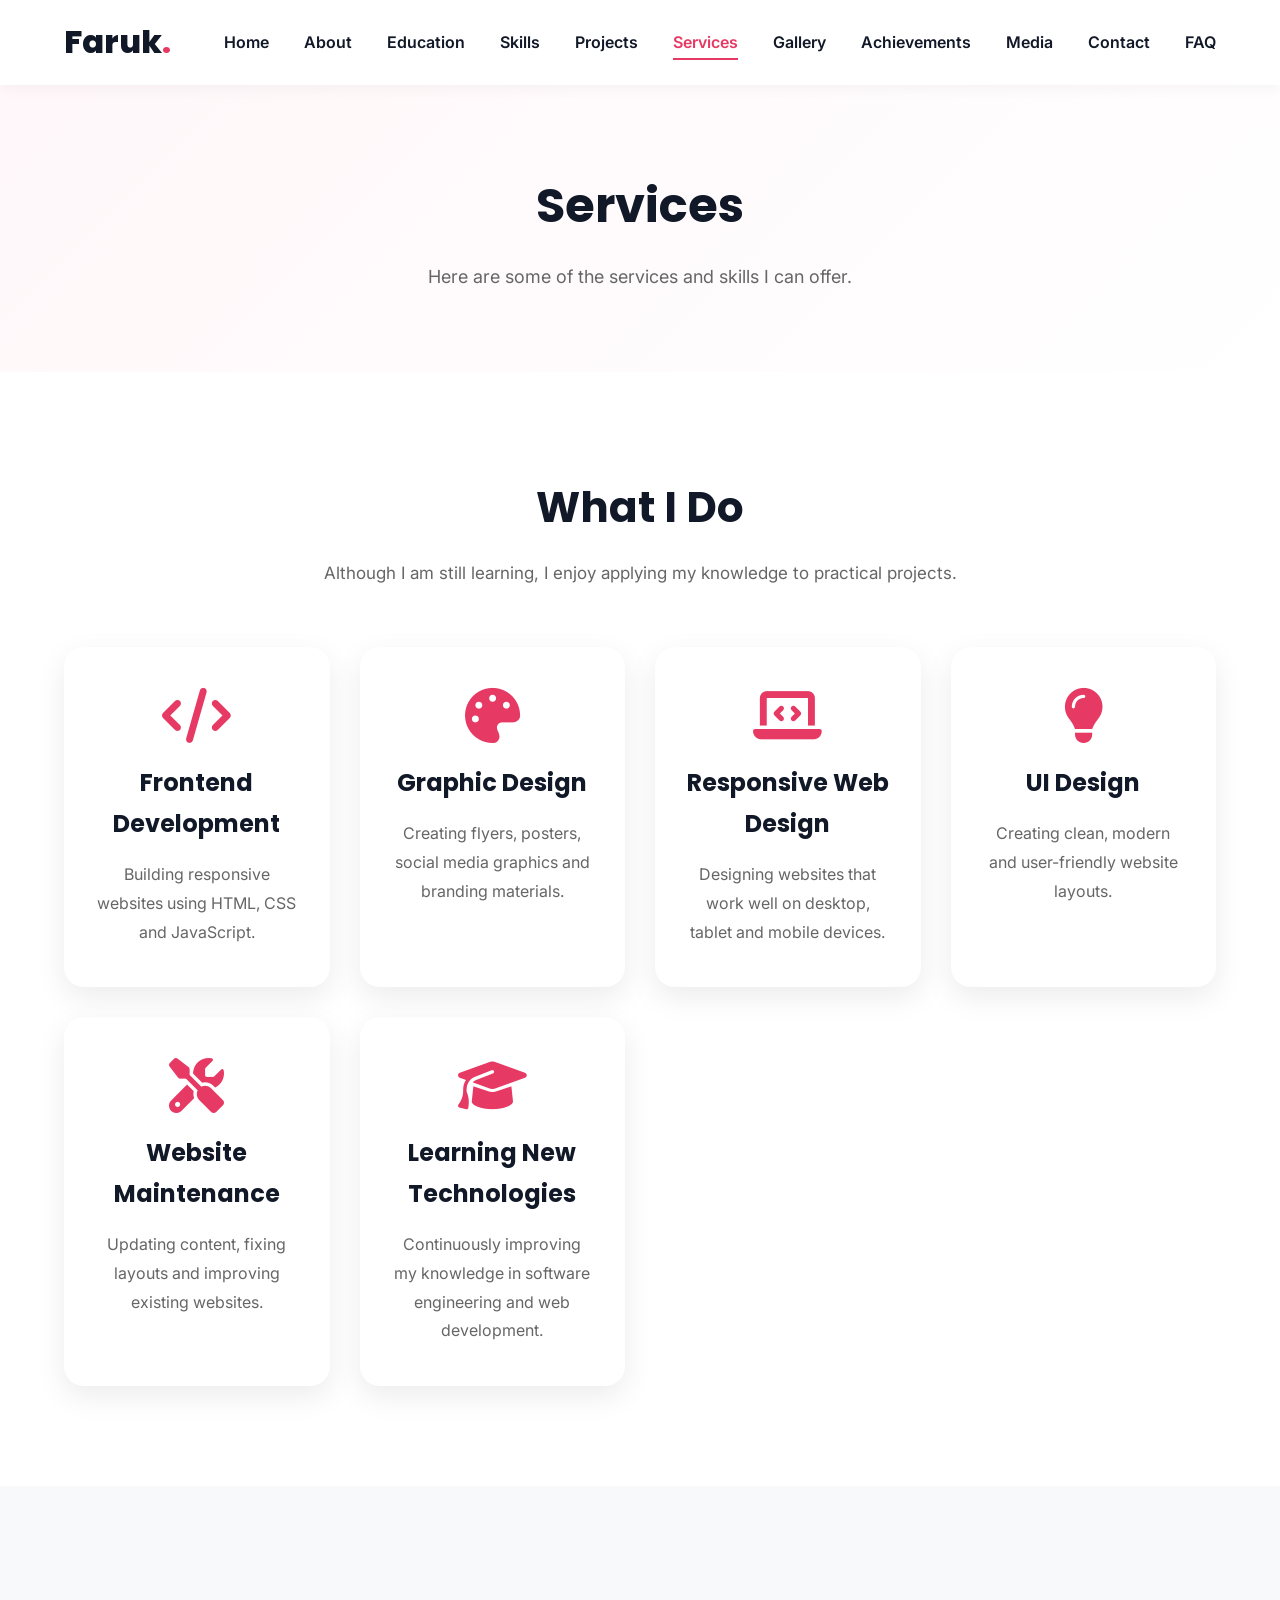
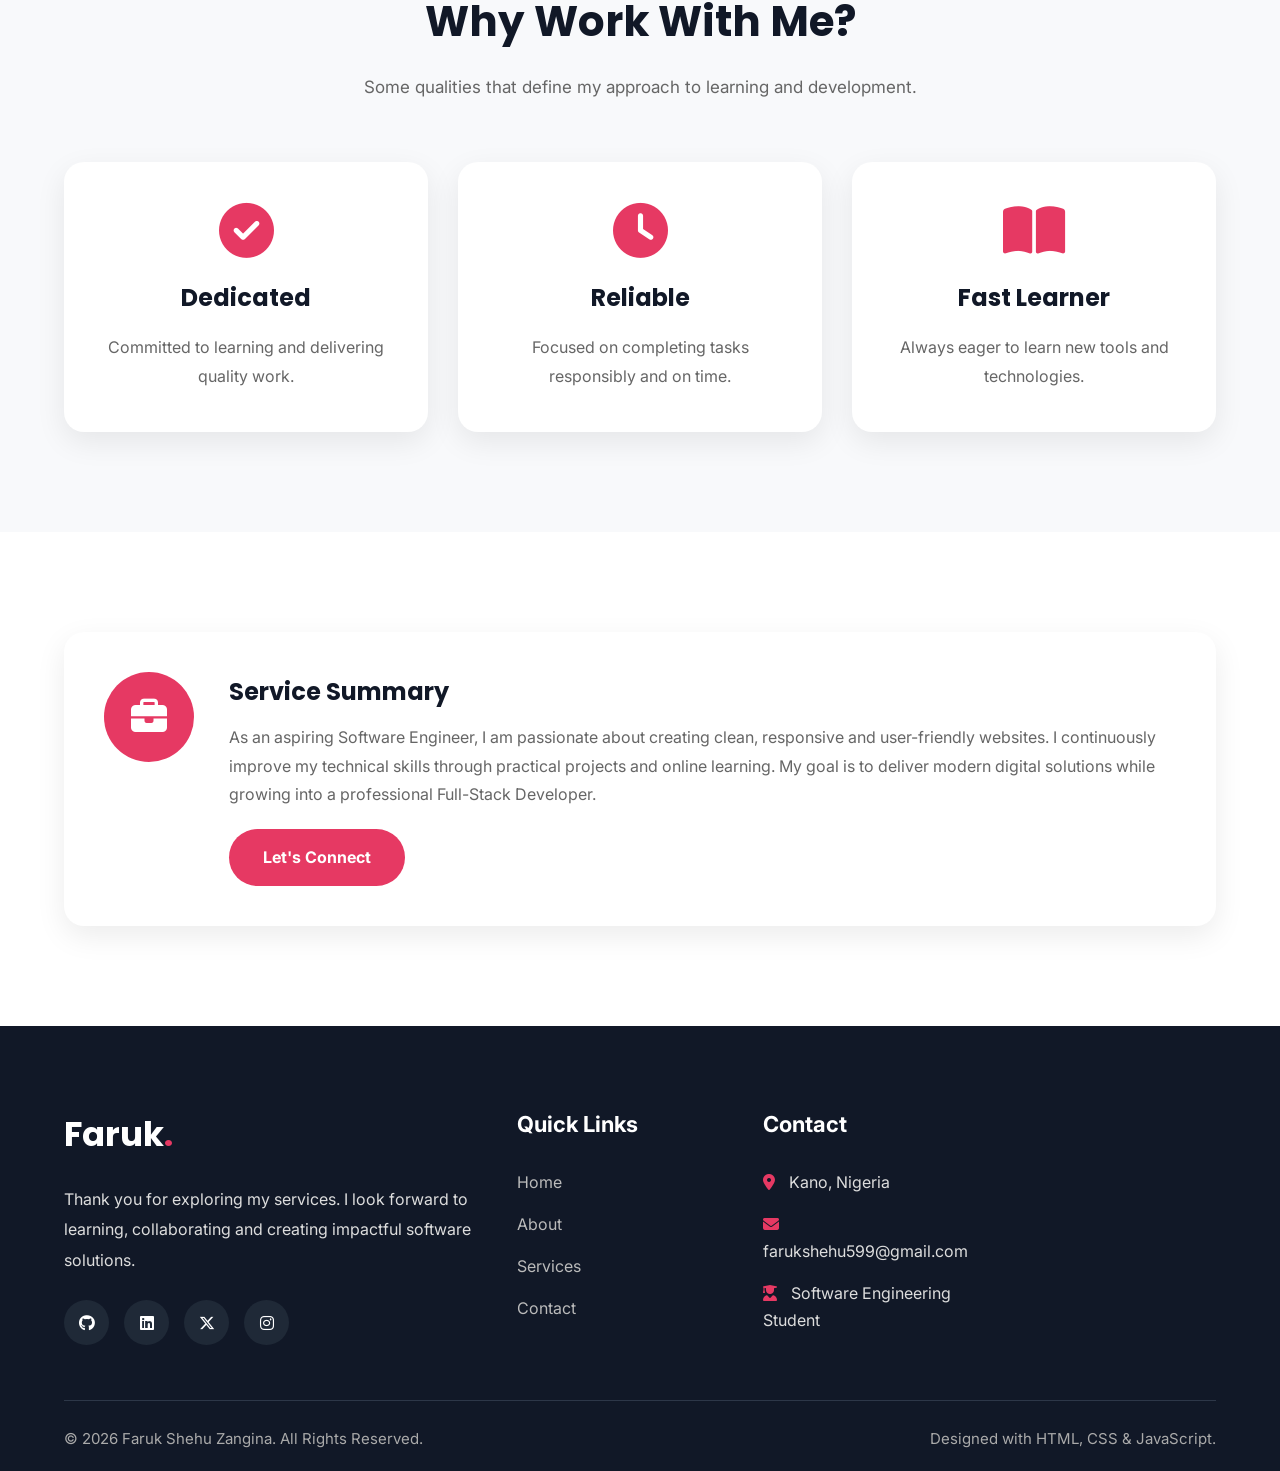
<file: services.html>
<!DOCTYPE html>
<html lang="en">

<head>

<meta charset="UTF-8">

<meta name="viewport" content="width=device-width, initial-scale=1.0">

<title>Services | Faruk Shehu Zangina</title>

<link rel="preconnect" href="https://fonts.googleapis.com">

<link rel="preconnect" href="https://fonts.gstatic.com" crossorigin>

<link href="https://fonts.googleapis.com/css2?family=Inter:wght@300;400;500;600;700;800&family=Poppins:wght@400;500;600;700;800&display=swap" rel="stylesheet">

<link rel="stylesheet" href="https://cdnjs.cloudflare.com/ajax/libs/font-awesome/6.7.2/css/all.min.css">

<link rel="stylesheet" href="css/style.css">

</head>

<body>

<header>

<nav class="navbar">

<div class="container">

<a href="index.html" class="logo">

Faruk<span>.</span>

</a>

<ul class="nav-links">

<li><a href="index.html">Home</a></li>

<li><a href="about.html">About</a></li>

<li><a href="education.html">Education</a></li>

<li><a href="skills.html">Skills</a></li>

<li><a href="projects.html">Projects</a></li>

<li><a href="services.html" class="active">Services</a></li>

<li><a href="gallery.html">Gallery</a></li>

<li><a href="achievements.html">Achievements</a></li>

<li><a href="media.html">Media</a></li>
     
<li><a href="contact.html">Contact</a></li>

<li><a href="faq.html">FAQ</a></li>

</ul>

<div class="menu-btn">

<i class="fas fa-bars"></i>

</div>

</div>

</nav>

</header>

<main>

<section class="page-banner">

<div class="container">

<h1>Services</h1>

<p>

Here are some of the services and skills I can offer.

</p>

</div>

</section>

<section class="services-section">

<div class="container">

<div class="section-header">

<h2>What I Do</h2>

<p>

Although I am still learning, I enjoy applying my knowledge to practical projects.

</p>

</div>

<div class="skills-grid">

<div class="skill-card">

<i class="fas fa-code"></i>

<h3>Frontend Development</h3>

<p>

Building responsive websites using HTML, CSS and JavaScript.

</p>

</div>

<div class="skill-card">

<i class="fas fa-palette"></i>

<h3>Graphic Design</h3>

<p>

Creating flyers, posters, social media graphics and branding materials.

</p>

</div>

<div class="skill-card">

<i class="fas fa-laptop-code"></i>

<h3>Responsive Web Design</h3>

<p>

Designing websites that work well on desktop, tablet and mobile devices.

</p>

</div>

<div class="skill-card">

<i class="fas fa-lightbulb"></i>

<h3>UI Design</h3>

<p>

Creating clean, modern and user-friendly website layouts.

</p>

</div>

<div class="skill-card">

<i class="fas fa-tools"></i>

<h3>Website Maintenance</h3>

<p>

Updating content, fixing layouts and improving existing websites.

</p>

</div>

<div class="skill-card">

<i class="fas fa-graduation-cap"></i>

<h3>Learning New Technologies</h3>

<p>

Continuously improving my knowledge in software engineering and web development.

</p>

</div>

</div>

</div>

</section>

<section class="services-section light-bg">

<div class="container">

<div class="section-header">

<h2>Why Work With Me?</h2>

<p>

Some qualities that define my approach to learning and development.

</p>

</div>

<div class="skills-grid">

<div class="skill-card">

<i class="fas fa-check-circle"></i>

<h3>Dedicated</h3>

<p>

Committed to learning and delivering quality work.

</p>

</div>

<div class="skill-card">

<i class="fas fa-clock"></i>

<h3>Reliable</h3>

<p>

Focused on completing tasks responsibly and on time.

</p>

</div>

<div class="skill-card">

<i class="fas fa-book-open"></i>

<h3>Fast Learner</h3>

<p>

Always eager to learn new tools and technologies.

</p>

</div>

</div>

</div>

</section>

<!-- ==========================================
     SERVICES SUMMARY
========================================== -->

<section class="services-section">

<div class="container">

<div class="education-card">

<div class="edu-icon">

<i class="fas fa-briefcase"></i>

</div>

<div class="edu-content">

<h2>Service Summary</h2>

<p>

As an aspiring Software Engineer, I am passionate about creating clean,
responsive and user-friendly websites. I continuously improve my technical
skills through practical projects and online learning. My goal is to deliver
modern digital solutions while growing into a professional Full-Stack
Developer.

</p>

<a href="contact.html" class="btn primary-btn">

Let's Connect

</a>

</div>

</div>

</div>

</section>

</main>

<footer class="footer">

<div class="container">

<div class="footer-content">

<div class="footer-column">

<h2 class="footer-logo">

Faruk<span>.</span>

</h2>

<p>

Thank you for exploring my services. I look forward to learning, collaborating
and creating impactful software solutions.

</p>

<div class="social-icons">

<a href="https://github.com/Farusky"><i class="fab fa-github"></i></a>

<a href="https://www.linkedin.com/in/faruk-shehu-275217204?utm_source=share_via&utm_content=profile&utm_medium=member_android"><i class="fab fa-linkedin"></i></a>

<a href="https://x.com/Farusky07"><i class="fab fa-brands fa-x-twitter"></i></a>

<a href="https://www.instagram.com/faruk_zangina?igsh=MTUyN3ExdWhjOHB5cw=="><i class="fab fa-instagram"></i></a>

</div>

</div>

<div class="footer-column">

<h3>Quick Links</h3>

<ul>

<li><a href="index.html">Home</a></li>

<li><a href="about.html">About</a></li>

<li><a href="services.html">Services</a></li>

<li><a href="contact.html">Contact</a></li>

</ul>

</div>

<div class="footer-column">

<h3>Contact</h3>

<ul>

<li><i class="fas fa-location-dot"></i> Kano, Nigeria</li>

<li><i class="fas fa-envelope"></i> farukshehu599@gmail.com</li>

<li><i class="fas fa-user-graduate"></i> Software Engineering Student</li>

</ul>

</div>

</div>

<hr>

<div class="footer-bottom">

<p>

© 2026 Faruk Shehu Zangina. All Rights Reserved.

</p>

<p>

Designed with HTML, CSS & JavaScript.

</p>

</div>

</div>

</footer>

<button id="backToTop">

<i class="fas fa-arrow-up"></i>

</button>

<script src="js/script.js"></script>

</body>

</html>
</file>
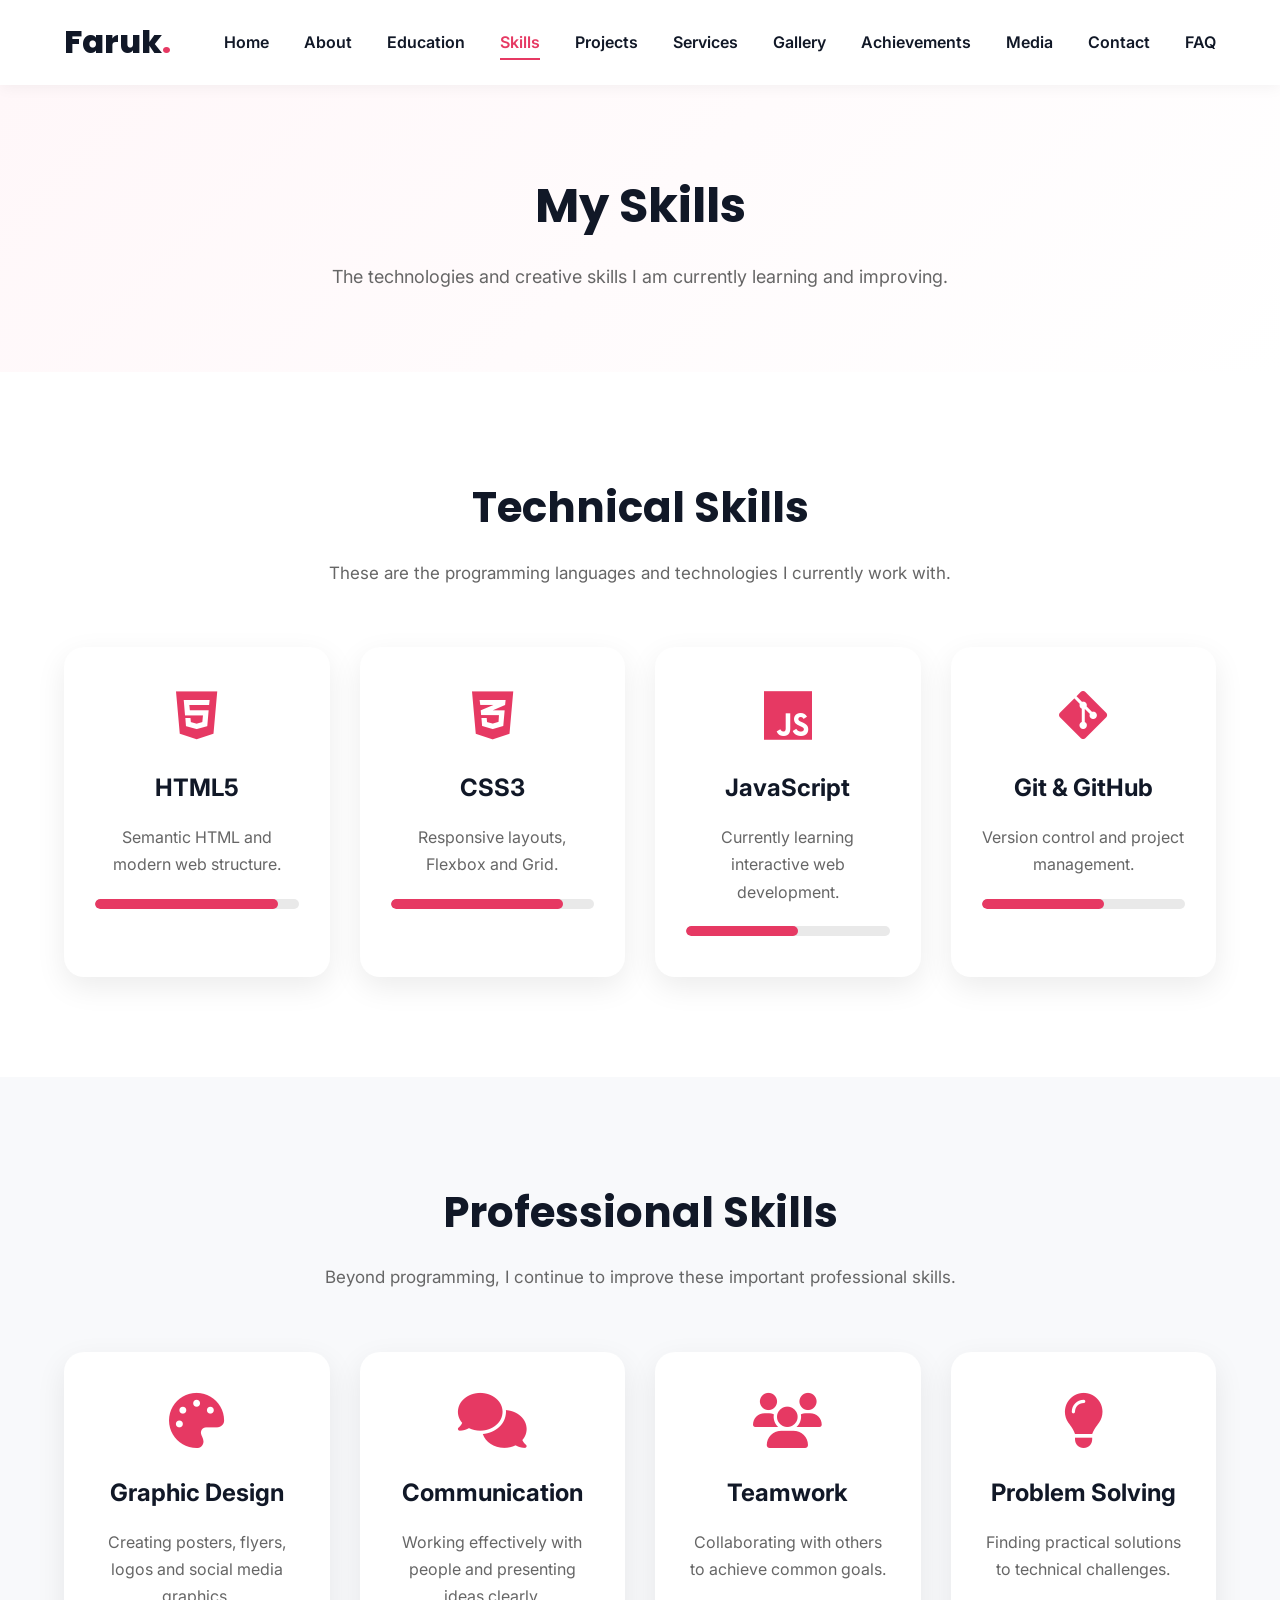
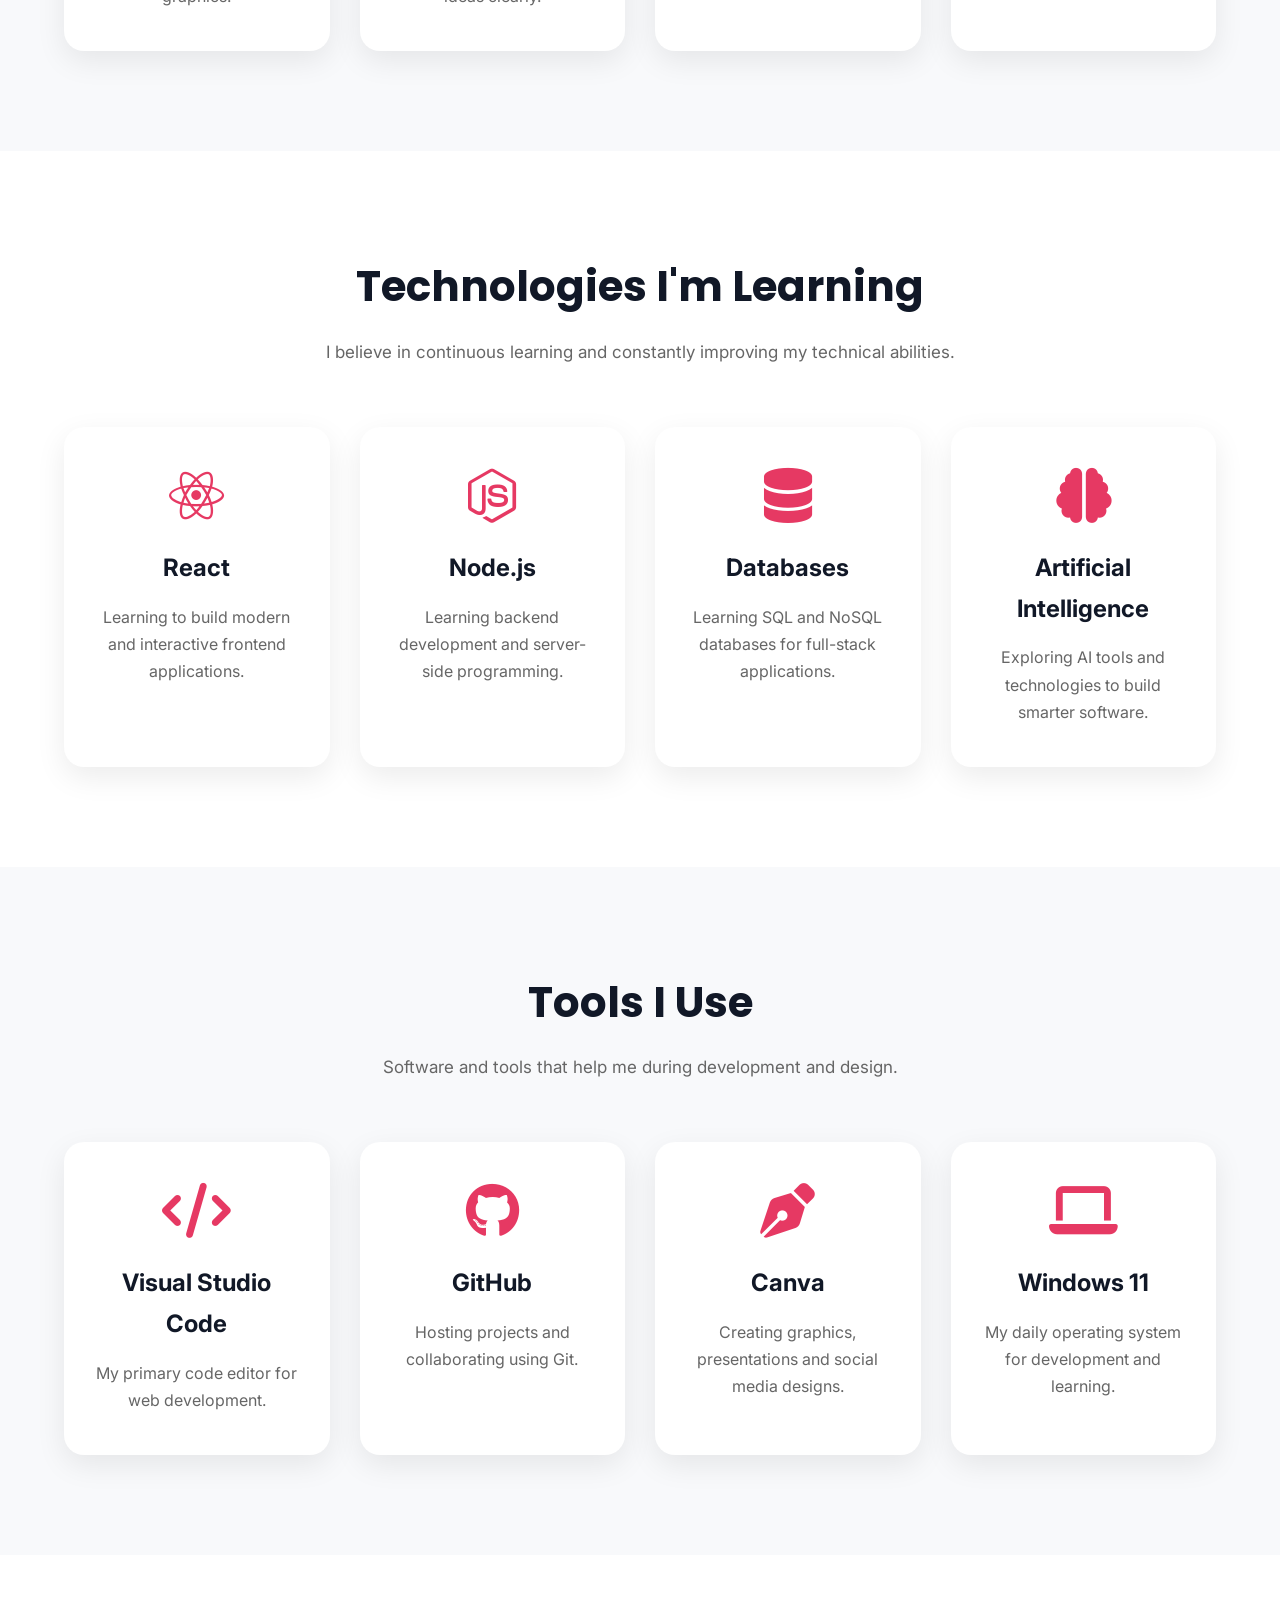
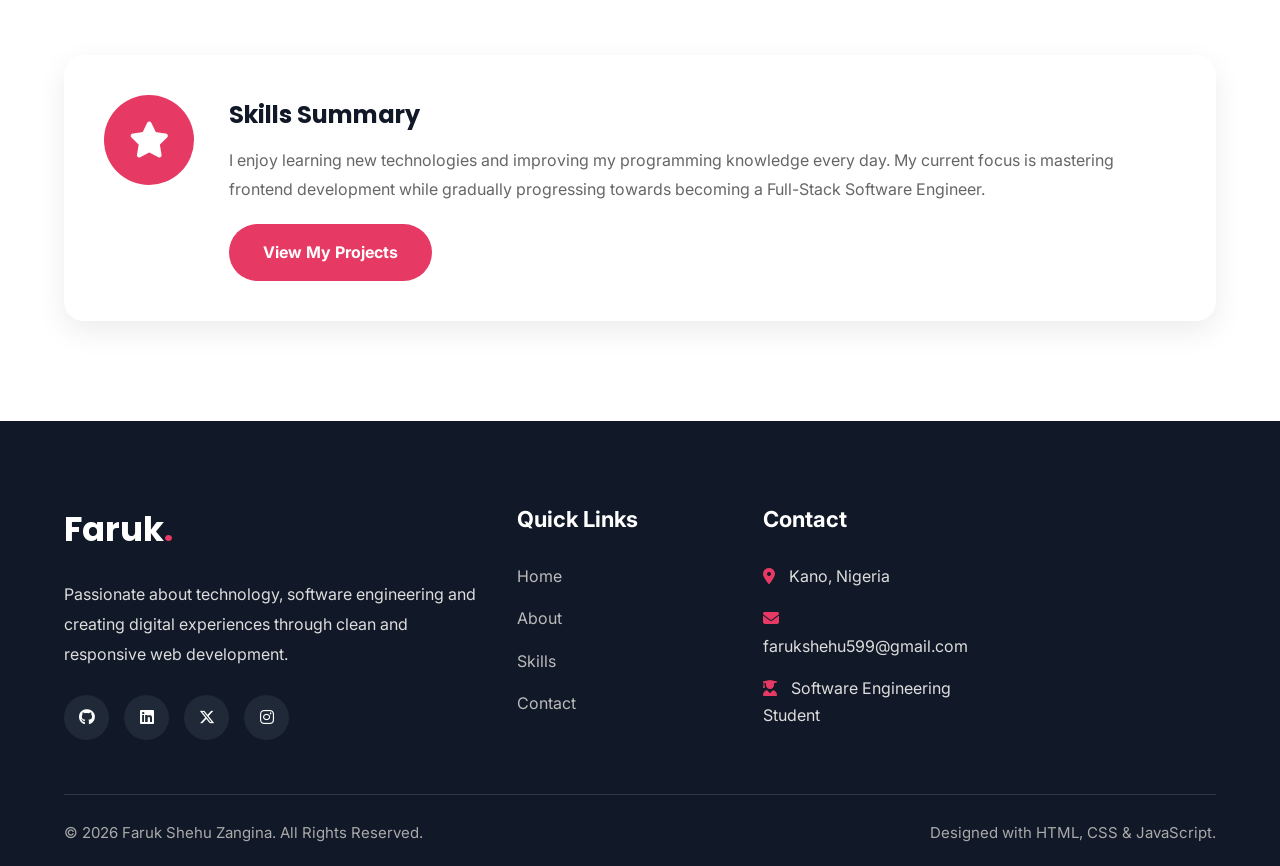
<file: skills.html>
<!DOCTYPE html>
<html lang="en">

<head>

<meta charset="UTF-8">

<meta name="viewport" content="width=device-width, initial-scale=1.0">

<title>Skills | Faruk Shehu Zangina</title>

<link rel="preconnect" href="https://fonts.googleapis.com">

<link rel="preconnect" href="https://fonts.gstatic.com" crossorigin>

<link href="https://fonts.googleapis.com/css2?family=Inter:wght@300;400;500;600;700;800&family=Poppins:wght@400;500;600;700;800&display=swap" rel="stylesheet">

<link rel="stylesheet" href="https://cdnjs.cloudflare.com/ajax/libs/font-awesome/6.7.2/css/all.min.css">

<link rel="stylesheet" href="css/style.css">

</head>

<body>

<header>

<nav class="navbar">

<div class="container">

<a href="index.html" class="logo">

Faruk<span>.</span>

</a>

<ul class="nav-links">

<li><a href="index.html">Home</a></li>

<li><a href="about.html">About</a></li>

<li><a href="education.html">Education</a></li>

<li><a href="skills.html" class="active">Skills</a></li>

<li><a href="projects.html">Projects</a></li>

<li><a href="services.html">Services</a></li>

<li><a href="gallery.html">Gallery</a></li>

<li><a href="achievements.html">Achievements</a></li>

<li><a href="media.html">Media</a></li>
     
<li><a href="contact.html">Contact</a></li>

<li><a href="faq.html">FAQ</a></li>

</ul>

<div class="menu-btn">

<i class="fas fa-bars"></i>

</div>

</div>

</nav>

</header>

<main>

<section class="page-banner">

<div class="container">

<h1>My Skills</h1>

<p>

The technologies and creative skills I am currently learning and improving.

</p>

</div>

</section>

<section class="skills-section">

<div class="container">

<div class="section-header">

<h2>Technical Skills</h2>

<p>

These are the programming languages and technologies I currently work with.

</p>

</div>

<div class="skills-grid">

<div class="skill-card">

<i class="fab fa-html5"></i>

<h3>HTML5</h3>

<p>Semantic HTML and modern web structure.</p>

<div class="progress">

<div class="progress-bar html">

<span>90%</span>

</div>

</div>

</div>

<div class="skill-card">

<i class="fab fa-css3-alt"></i>

<h3>CSS3</h3>

<p>Responsive layouts, Flexbox and Grid.</p>

<div class="progress">

<div class="progress-bar css">

<span>85%</span>

</div>

</div>

</div>

<div class="skill-card">

<i class="fab fa-js"></i>

<h3>JavaScript</h3>

<p>Currently learning interactive web development.</p>

<div class="progress">

<div class="progress-bar js">

<span>55%</span>

</div>

</div>

</div>

<div class="skill-card">

<i class="fab fa-git-alt"></i>

<h3>Git & GitHub</h3>

<p>Version control and project management.</p>

<div class="progress">

<div class="progress-bar git">

<span>60%</span>

</div>

</div>

</div>

</div>

</div>

</section>

<section class="skills-section light-bg">

<div class="container">

<div class="section-header">

<h2>Professional Skills</h2>

<p>

Beyond programming, I continue to improve these important professional skills.

</p>

</div>

<div class="skills-grid">

<div class="skill-card">

<i class="fas fa-palette"></i>

<h3>Graphic Design</h3>

<p>Creating posters, flyers, logos and social media graphics.</p>

</div>

<div class="skill-card">

<i class="fas fa-comments"></i>

<h3>Communication</h3>

<p>Working effectively with people and presenting ideas clearly.</p>

</div>

<div class="skill-card">

<i class="fas fa-users"></i>

<h3>Teamwork</h3>

<p>Collaborating with others to achieve common goals.</p>

</div>

<div class="skill-card">

<i class="fas fa-lightbulb"></i>

<h3>Problem Solving</h3>

<p>Finding practical solutions to technical challenges.</p>

</div>

</div>

</div>

</section>

<!-- ==========================================
     TECHNOLOGIES I'M LEARNING
========================================== -->

<section class="skills-section">

<div class="container">

<div class="section-header">

<h2>Technologies I'm Learning</h2>

<p>

I believe in continuous learning and constantly improving my technical abilities.

</p>

</div>

<div class="skills-grid">

<div class="skill-card">

<i class="fab fa-react"></i>

<h3>React</h3>

<p>

Learning to build modern and interactive frontend applications.

</p>

</div>

<div class="skill-card">

<i class="fab fa-node-js"></i>

<h3>Node.js</h3>

<p>

Learning backend development and server-side programming.

</p>

</div>

<div class="skill-card">

<i class="fas fa-database"></i>

<h3>Databases</h3>

<p>

Learning SQL and NoSQL databases for full-stack applications.

</p>

</div>

<div class="skill-card">

<i class="fas fa-brain"></i>

<h3>Artificial Intelligence</h3>

<p>

Exploring AI tools and technologies to build smarter software.

</p>

</div>

</div>

</div>

</section>

<!-- ==========================================
     TOOLS I USE
========================================== -->

<section class="skills-section light-bg">

<div class="container">

<div class="section-header">

<h2>Tools I Use</h2>

<p>

Software and tools that help me during development and design.

</p>

</div>

<div class="skills-grid">

<div class="skill-card">

<i class="fas fa-code"></i>

<h3>Visual Studio Code</h3>

<p>

My primary code editor for web development.

</p>

</div>

<div class="skill-card">

<i class="fab fa-github"></i>

<h3>GitHub</h3>

<p>

Hosting projects and collaborating using Git.

</p>

</div>

<div class="skill-card">

<i class="fas fa-pen-nib"></i>

<h3>Canva</h3>

<p>

Creating graphics, presentations and social media designs.

</p>

</div>

<div class="skill-card">

<i class="fas fa-laptop"></i>

<h3>Windows 11</h3>

<p>

My daily operating system for development and learning.

</p>

</div>

</div>

</div>

</section>

<!-- ==========================================
     SKILLS SUMMARY
========================================== -->

<section class="skills-section">

<div class="container">

<div class="education-card">

<div class="edu-icon">

<i class="fas fa-star"></i>

</div>

<div class="edu-content">

<h2>Skills Summary</h2>

<p>

I enjoy learning new technologies and improving my programming knowledge every day.
My current focus is mastering frontend development while gradually progressing
towards becoming a Full-Stack Software Engineer.

</p>

<a href="projects.html" class="btn primary-btn">

View My Projects

</a>

</div>

</div>

</div>

</section>

</main>

<footer class="footer">

<div class="container">

<div class="footer-content">

<div class="footer-column">

<h2 class="footer-logo">

Faruk<span>.</span>

</h2>

<p>

Passionate about technology, software engineering and creating digital experiences through clean and responsive web development.

</p>

<div class="social-icons">

<a href="https://github.com/Farusky"><i class="fab fa-github"></i></a>

<a href="https://www.linkedin.com/in/faruk-shehu-275217204?utm_source=share_via&utm_content=profile&utm_medium=member_android"><i class="fab fa-linkedin"></i></a>

<a href="https://x.com/Farusky07"><i class="fab fa-brands fa-x-twitter"></i></a>

<a href="https://www.instagram.com/faruk_zangina?igsh=MTUyN3ExdWhjOHB5cw=="><i class="fab fa-instagram"></i></a>

</div>

</div>

<div class="footer-column">

<h3>Quick Links</h3>

<ul>

<li><a href="index.html">Home</a></li>

<li><a href="about.html">About</a></li>

<li><a href="skills.html">Skills</a></li>

<li><a href="contact.html">Contact</a></li>

</ul>

</div>

<div class="footer-column">

<h3>Contact</h3>

<ul>

<li><i class="fas fa-location-dot"></i> Kano, Nigeria</li>

<li><i class="fas fa-envelope"></i> farukshehu599@gmail.com</li>

<li><i class="fas fa-user-graduate"></i> Software Engineering Student</li>

</ul>

</div>

</div>

<hr>

<div class="footer-bottom">

<p>

© 2026 Faruk Shehu Zangina. All Rights Reserved.

</p>

<p>

Designed with HTML, CSS & JavaScript.

</p>

</div>

</div>

</footer>

<button id="backToTop">

<i class="fas fa-arrow-up"></i>

</button>

<script src="js/script.js"></script>

</body>

</html>
</file>
<file: css/style.css>
/*=========================================================
    GOOGLE FONTS
=========================================================*/
@import url('https://fonts.googleapis.com/css2?family=Inter:wght@300;400;500;600;700;800&family=Poppins:wght@400;500;600;700;800&display=swap');

/*=========================================================
    CSS VARIABLES
=========================================================*/

:root{

    --primary:#E63963;
    --primary-light:#FF6B8A;
    --dark:#111827;
    --text:#555;
    --white:#ffffff;
    --light:#f8f9fb;
    --border:#ececec;

    --shadow:0 10px 30px rgba(0,0,0,.08);

    --radius:18px;

    --transition:.35s ease;

}

/*=========================================================
    RESET
=========================================================*/

*{
    margin:0;
    padding:0;
    box-sizing:border-box;
}

html{
    scroll-behavior:smooth;
}

body{

    font-family:'Inter',sans-serif;

    background:var(--white);

    color:var(--dark);

    line-height:1.7;

}

img{

    width:100%;

    display:block;

}

a{

    text-decoration:none;

}

ul{

    list-style:none;

}

.container{

    width:90%;

    max-width:1200px;

    margin:auto;

}

/*=========================================================
    NAVBAR
=========================================================*/

header{

    width:100%;

    position:fixed;

    top:0;

    left:0;

    background:#fff;

    z-index:1000;

    box-shadow:0 2px 20px rgba(0,0,0,.05);

}

.navbar{

    height:85px;

    display:flex;

    align-items:center;

}

.navbar .container{

    display:flex;

    justify-content:space-between;

    align-items:center;

}

.logo{

    font-size:32px;

    font-weight:800;

    color:var(--dark);

    font-family:'Poppins',sans-serif;

}

.logo span{

    color:var(--primary);

}

.nav-links{

    display:flex;

    gap:35px;

}

.nav-links a{

    color:var(--dark);

    font-weight:600;

    transition:var(--transition);

}

.nav-links a:hover,

.nav-links .active{

    color:var(--primary);

}

.menu-btn{

    display:none;

    font-size:26px;

    cursor:pointer;

}

/*=========================================================
    HERO
=========================================================*/

.hero{

    padding-top:170px;

    padding-bottom:120px;

    background:linear-gradient(to bottom,#fff,#fff7f8);

}

.hero-container{

    display:grid;

    grid-template-columns:1fr 1fr;

    gap:80px;

    align-items:center;

}

.availability{

    display:inline-flex;

    align-items:center;

    gap:10px;

    padding:10px 18px;

    border-radius:50px;

    background:#ffe5ec;

    color:var(--primary);

    font-weight:600;

    margin-bottom:25px;

}

.availability i{

    font-size:10px;

}

.hero h4{

    font-size:22px;

    color:#777;

    margin-bottom:10px;

}

.hero h1{

    font-size:65px;

    line-height:1.1;

    font-family:'Poppins',sans-serif;

    margin-bottom:15px;

}

.hero h1 span{

    color:var(--primary);

}

.hero h3{

    font-size:28px;

    color:var(--primary);

    margin-bottom:25px;

}

.hero p{

    color:#666;

    font-size:18px;

    max-width:560px;

    margin-bottom:35px;

}

/*=========================================================
    BUTTONS
=========================================================*/

.hero-buttons{

    display:flex;

    gap:20px;

    margin-bottom:45px;

}

.btn{

    display:inline-block;

    padding:15px 34px;

    border-radius:50px;

    font-weight:700;

    transition:var(--transition);

}

.primary-btn{

    background:var(--primary);

    color:#fff;

}

.primary-btn:hover{

    transform:translateY(-5px);

    box-shadow:0 15px 35px rgba(230,57,99,.3);

}

.secondary-btn{

    border:2px solid var(--primary);

    color:var(--primary);

}

.secondary-btn:hover{

    background:var(--primary);

    color:#fff;

}

/*=========================================================
    HERO IMAGE
=========================================================*/

.hero-image{

    display:flex;

    justify-content:center;

}

.image-box{

    width:420px;

    height:420px;

    border-radius:50%;

    padding:12px;

    background:linear-gradient(135deg,var(--primary),var(--primary-light));

    box-shadow:0 30px 60px rgba(230,57,99,.25);

}

.image-box img{

    width:100%;

    height:100%;

    object-fit:cover;

    border-radius:50%;

    border:8px solid #fff;

}

/*=========================================================
    HERO STATS
=========================================================*/

.hero-stats{

    display:grid;

    grid-template-columns:repeat(3,1fr);

    gap:20px;

}

.stat-card{

    background:#fff;

    padding:30px 20px;

    border-radius:20px;

    box-shadow:var(--shadow);

    text-align:center;

    transition:var(--transition);

}

.stat-card:hover{

    transform:translateY(-10px);

}

.stat-card h2{

    color:var(--primary);

    font-size:34px;

}

.stat-card p{

    margin-top:8px;

    font-size:15px;

    color:#666;

}

/*=========================================================
    SECTION HEADERS
=========================================================*/

section{

    padding:100px 0;

}

.section-header{

    text-align:center;

    margin-bottom:60px;

}

.section-header h2{

    font-size:42px;

    font-family:'Poppins',sans-serif;

    color:var(--dark);

    margin-bottom:15px;

}

.section-header p{

    max-width:700px;

    margin:auto;

    color:#666;

    font-size:17px;

}

/*=========================================================
    FEATURED SKILLS
=========================================================*/

.featured-skills{

    background:var(--white);

}

.skills-grid{

    display:grid;

    grid-template-columns:repeat(auto-fit,minmax(250px,1fr));

    gap:30px;

}

.skill-card{

    background:#fff;

    padding:40px 30px;

    border-radius:20px;

    text-align:center;

    box-shadow:var(--shadow);

    transition:var(--transition);

    border:1px solid transparent;

}

.skill-card:hover{

    transform:translateY(-10px);

    border-color:var(--primary);

}

.skill-card i{

    font-size:55px;

    color:var(--primary);

    margin-bottom:25px;

}

.skill-card h3{

    font-size:24px;

    margin-bottom:15px;

}

.skill-card p{

    color:#666;

    font-size:16px;

}

/*=========================================================
    FEATURED PROJECT
=========================================================*/

.featured-project{

    background:var(--light);

}

.project-content{

    display:grid;

    grid-template-columns:1fr 1fr;

    gap:60px;

    align-items:center;

}

.project-image img{

    border-radius:25px;

    box-shadow:var(--shadow);

}

.project-tag{

    display:inline-block;

    background:#ffe5ec;

    color:var(--primary);

    padding:10px 18px;

    border-radius:50px;

    font-weight:600;

    margin-bottom:20px;

}

.project-text h2{

    font-size:42px;

    margin-bottom:20px;

    font-family:'Poppins',sans-serif;

}

.project-text p{

    color:#666;

    margin-bottom:25px;

}

.project-text ul{

    margin-bottom:35px;

}

.project-text ul li{

    margin-bottom:15px;

    color:#444;

    font-size:17px;

}

/*=========================================================
    CTA SECTION
=========================================================*/

.cta{

    background:linear-gradient(135deg,var(--primary),var(--primary-light));

}

.cta-box{

    text-align:center;

    color:#fff;

}

.cta-box h2{

    font-size:48px;

    font-family:'Poppins',sans-serif;

    margin-bottom:25px;

}

.cta-box p{

    max-width:700px;

    margin:0 auto 40px;

    font-size:18px;

    opacity:.95;

}

.cta .primary-btn{

    background:#fff;

    color:var(--primary);

}

.cta .primary-btn:hover{

    background:#111827;

    color:#fff;

}

/*=========================================================
    FOOTER
=========================================================*/

.footer{

    background:#111827;

    color:#ddd;

    padding:80px 0 20px;

}

.footer-content{

    display:grid;

    grid-template-columns:2fr 1fr 1fr 1fr;

    gap:40px;

}

.footer-logo{

    font-size:34px;

    color:#fff;

    margin-bottom:20px;

    font-family:'Poppins',sans-serif;

}

.footer-logo span{

    color:var(--primary);

}

.footer-column p{

    line-height:1.9;

    margin-bottom:25px;

}

.footer-column h3{

    color:#fff;

    margin-bottom:25px;

    font-size:22px;

}

.footer-column ul li{

    margin-bottom:15px;

}

.footer-column ul li a{

    color:#bbb;

    transition:.3s;

}

.footer-column ul li a:hover{

    color:var(--primary);

    padding-left:8px;

}

.footer-column ul li i{

    color:var(--primary);

    margin-right:10px;

}

/*=========================================================
    SOCIAL ICONS
=========================================================*/

.social-icons{

    display:flex;

    gap:15px;

}

.social-icons a{

    width:45px;

    height:45px;

    background:#1f2937;

    display:flex;

    justify-content:center;

    align-items:center;

    border-radius:50%;

    color:#fff;

    transition:.3s;

}

.social-icons a:hover{

    background:var(--primary);

    transform:translateY(-6px);

}

/*=========================================================
    FOOTER BOTTOM
=========================================================*/

.footer hr{

    margin:50px 0 25px;

    border:none;

    height:1px;

    background:#2d3748;

}

.footer-bottom{

    display:flex;

    justify-content:space-between;

    align-items:center;

    flex-wrap:wrap;

    gap:15px;

}

.footer-bottom p{

    color:#aaa;

    font-size:15px;

}

/*=========================================================
    BACK TO TOP BUTTON
=========================================================*/

#backToTop{

    position:fixed;

    right:30px;

    bottom:30px;

    width:55px;

    height:55px;

    border:none;

    border-radius:50%;

    background:var(--primary);

    color:#fff;

    font-size:20px;

    cursor:pointer;

    display:flex;

    justify-content:center;

    align-items:center;

    box-shadow:0 10px 25px rgba(230,57,99,.35);

    transition:var(--transition);

    opacity:0;

    visibility:hidden;

    z-index:999;

}

#backToTop.show{

    opacity:1;

    visibility:visible;

}

#backToTop:hover{

    transform:translateY(-8px);

    background:var(--primary-light);

}

/*=========================================================
    SCROLLBAR
=========================================================*/

::-webkit-scrollbar{

    width:10px;

}

::-webkit-scrollbar-track{

    background:#f1f1f1;

}

::-webkit-scrollbar-thumb{

    background:var(--primary);

    border-radius:50px;

}

::-webkit-scrollbar-thumb:hover{

    background:var(--primary-light);

}

/*=========================================================
    ANIMATIONS
=========================================================*/

@keyframes fadeUp{

    from{

        opacity:0;

        transform:translateY(40px);

    }

    to{

        opacity:1;

        transform:translateY(0);

    }

}

.hero-text{

    animation:fadeUp 1s ease;

}

.hero-image{

    animation:fadeUp 1.3s ease;

}

.skill-card{

    animation:fadeUp .8s ease;

}

.project-content{

    animation:fadeUp .9s ease;

}

.cta-box{

    animation:fadeUp 1s ease;

}

/*=========================================================
    HOVER EFFECTS
=========================================================*/

.skill-card:hover,

.project-image img:hover,

.footer-column:hover{

    transition:.35s ease;

}

.project-image img:hover{

    transform:scale(1.03);

}

.btn{

    transition:all .35s ease;

}

.nav-links a{

    position:relative;

}

.nav-links a::after{

    content:"";

    position:absolute;

    left:0;

    bottom:-8px;

    width:0;

    height:2px;

    background:var(--primary);

    transition:.3s;

}

.nav-links a:hover::after,

.nav-links a.active::after{

    width:100%;

}

/*=========================================================
    TABLET RESPONSIVE
=========================================================*/

@media(max-width:992px){

.hero-container{

grid-template-columns:1fr;

text-align:center;

}

.hero-buttons{

justify-content:center;

}

.hero-stats{

grid-template-columns:repeat(2,1fr);

}

.project-content{

grid-template-columns:1fr;

}

.footer-content{

grid-template-columns:repeat(2,1fr);

}

.image-box{

width:320px;

height:320px;

margin:auto;

}

.hero h1{

font-size:50px;

}

}

/*=========================================================
    MOBILE RESPONSIVE
=========================================================*/

@media(max-width:768px){

.menu-btn{

display:block;

}

.nav-links{

position:absolute;

top:85px;

left:-100%;

background:#fff;

width:100%;

flex-direction:column;

padding:30px;

gap:20px;

box-shadow:0 10px 30px rgba(0,0,0,.08);

transition:.4s;

}

.nav-links.active{

left:0;

}

.hero{

padding-top:140px;

}

.hero h1{

font-size:42px;

}

.hero h3{

font-size:22px;

}

.hero-buttons{

flex-direction:column;

}

.hero-stats{

grid-template-columns:1fr;

}

.skills-grid{

grid-template-columns:1fr;

}

.footer-content{

grid-template-columns:1fr;

}

.footer-bottom{

flex-direction:column;

text-align:center;

}

.section-header h2{

font-size:34px;

}

.project-text h2{

font-size:34px;

}

.cta-box h2{

font-size:34px;

}

.image-box{

width:260px;

height:260px;

}

.container{

width:92%;

}

}

/*=========================================================
    SMALL MOBILE
=========================================================*/

@media(max-width:480px){

.hero h1{

font-size:36px;

}

.hero p{

font-size:16px;

}

.btn{

width:100%;

text-align:center;

}

.section-header p{

font-size:15px;

}

}

/*=========================================================
    PAGE BANNER
=========================================================*/

.page-banner{

    margin-top:85px;

    background:linear-gradient(135deg,#fff7f9,#ffffff);

    padding:80px 0;

    text-align:center;

}

.page-banner h1{

    font-size:48px;

    font-family:'Poppins',sans-serif;

    margin-bottom:15px;

}

.page-banner p{

    color:#666;

    font-size:18px;

}

/*=========================================================
    ABOUT PAGE
=========================================================*/

.about-page{

    background:#fff;

}

.about-grid{

    display:grid;

    grid-template-columns:1fr 2fr;

    gap:60px;

    align-items:center;

}

.about-image img{

    border-radius:25px;

    box-shadow:var(--shadow);

}

.about-content h2{

    font-size:38px;

    margin-bottom:20px;

    font-family:'Poppins',sans-serif;

}

.about-content p{

    margin-bottom:20px;

    color:#666;

    line-height:1.9;

}

/*=========================================================
    TIMELINE
=========================================================*/

.timeline{

    display:flex;

    flex-direction:column;

    gap:25px;

}

.timeline-item{

    background:#fff;

    padding:30px;

    border-left:6px solid var(--primary);

    border-radius:15px;

    box-shadow:var(--shadow);

    transition:.35s;

}

.timeline-item:hover{

    transform:translateX(10px);

}

.timeline-item h3{

    margin-bottom:10px;

    color:var(--primary);

}

.timeline-item p{

    color:#666;

}

/*=========================================================
    PERSONAL INFO
=========================================================*/

.personal-info{

    background:var(--light);

}

.values{

    background:#fff;

}

/*=========================================================
    ABOUT PAGE RESPONSIVE
=========================================================*/

@media(max-width:992px){

.about-grid{

grid-template-columns:1fr;

text-align:center;

}

.about-image{

max-width:350px;

margin:auto;

}

}

@media(max-width:768px){

.page-banner h1{

font-size:38px;

}

.about-content h2{

font-size:30px;

}

.timeline-item{

padding:25px;

}

}

/*=========================================================
    EDUCATION PAGE
=========================================================*/

.education-section{

    padding:100px 0;

}

.light-bg{

    background:var(--light);

}

.education-card{

    display:flex;

    gap:35px;

    align-items:flex-start;

    background:#fff;

    padding:40px;

    border-radius:20px;

    box-shadow:var(--shadow);

}

.edu-icon{

    width:90px;

    height:90px;

    background:var(--primary);

    color:#fff;

    border-radius:50%;

    display:flex;

    justify-content:center;

    align-items:center;

    font-size:36px;

    flex-shrink:0;

}

.edu-content h2{

    margin-bottom:10px;

    font-family:'Poppins',sans-serif;

}

.edu-content h4{

    color:var(--primary);

    margin-bottom:20px;

}

.edu-content p{

    color:#666;

    margin-bottom:20px;

    line-height:1.8;

}

.edu-content ul{

    padding-left:20px;

    list-style:disc;

}

.edu-content ul li{

    margin-bottom:10px;

    color:#555;

}

@media(max-width:768px){

.education-card{

flex-direction:column;

text-align:center;

}

.edu-icon{

margin:auto;

}

.edu-content ul{

text-align:left;

}

}

/*=========================================================
    SKILLS PAGE
=========================================================*/

.skills-section{

    padding:100px 0;

}

.progress{

    width:100%;

    height:10px;

    background:#e9e9e9;

    border-radius:50px;

    margin-top:20px;

    overflow:hidden;

}

.progress-bar{

    height:100%;

    background:var(--primary);

    border-radius:50px;

    position:relative;

}

.progress-bar span{

    position:absolute;

    right:10px;

    top:-28px;

    font-size:13px;

    font-weight:600;

    color:var(--primary);

}

.html{

    width:90%;

}

.css{

    width:85%;

}

.js{

    width:55%;

}

.git{

    width:60%;

}

/*=========================================================
    PROJECTS PAGE
=========================================================*/

.projects-section{

    padding:100px 0;

}

.projects-grid{

    display:grid;

    grid-template-columns:repeat(auto-fit,minmax(320px,1fr));

    gap:35px;

}

.project-card{

    background:#fff;

    border-radius:20px;

    overflow:hidden;

    box-shadow:var(--shadow);

    transition:.35s;

}

.project-card:hover{

    transform:translateY(-10px);

}

.project-card img{

    width:100%;

    height:220px;

    object-fit:cover;

}

.project-info{

    padding:30px;

}

.project-info h3{

    margin-bottom:15px;

    font-size:24px;

    font-family:'Poppins',sans-serif;

}

.project-info p{

    color:#666;

    margin-bottom:20px;

    line-height:1.7;

}

.project-tags{

    display:flex;

    flex-wrap:wrap;

    gap:10px;

    margin-bottom:25px;

}

.project-tags span{

    background:#ffe6ee;

    color:var(--primary);

    padding:8px 15px;

    border-radius:50px;

    font-size:14px;

    font-weight:600;

}

.project-card .btn{

    width:100%;

    text-align:center;

}

@media(max-width:768px){

.project-card img{

height:200px;

}

}

/*=========================================================
    SERVICES PAGE
=========================================================*/

.services-section{

    padding:100px 0;

}

.services-section .skill-card{

    text-align:center;

}

.services-section .skill-card i{

    font-size:55px;

    color:var(--primary);

    margin-bottom:20px;

}

.services-section .skill-card h3{

    margin-bottom:15px;

    font-family:'Poppins',sans-serif;

}

.services-section .skill-card p{

    color:#666;

    line-height:1.8;

}

/*=========================================================
    GALLERY PAGE
=========================================================*/

.gallery-section{

    padding:100px 0;

}

.gallery-grid{

    display:grid;

    grid-template-columns:repeat(auto-fit,minmax(300px,1fr));

    gap:30px;

}

.gallery-item{

    position:relative;

    overflow:hidden;

    border-radius:20px;

    box-shadow:var(--shadow);

}

.gallery-item img{

    width:100%;

    height:260px;

    object-fit:cover;

    transition:.4s;

}

.gallery-overlay{

    position:absolute;

    inset:0;

    background:rgba(0,0,0,.65);

    display:flex;

    justify-content:center;

    align-items:center;

    opacity:0;

    transition:.35s;

}

.gallery-overlay h3{

    color:#fff;

    font-size:24px;

    font-family:'Poppins',sans-serif;

}

.gallery-item:hover img{

    transform:scale(1.08);

}

.gallery-item:hover .gallery-overlay{

    opacity:1;

}

@media(max-width:768px){

.gallery-item img{

height:220px;

}

}

/*=========================================================
    ACHIEVEMENTS PAGE
=========================================================*/

.achievement-section{

    padding:100px 0;

}

.certificate-card{

    display:grid;

    grid-template-columns:1fr 1fr;

    gap:40px;

    align-items:center;

    background:#fff;

    padding:40px;

    border-radius:20px;

    box-shadow:var(--shadow);

}

.certificate-image img{

    width:100%;

    border-radius:15px;

    box-shadow:var(--shadow);

}

.certificate-content h2{

    margin-bottom:10px;

}

.certificate-content h4{

    color:var(--primary);

    margin-bottom:20px;

}

.certificate-content p{

    color:#666;

    line-height:1.8;

    margin-bottom:18px;

}

@media(max-width:900px){

.certificate-card{

grid-template-columns:1fr;

}

}

/*=========================================================
    CONTACT PAGE
=========================================================*/

.contact-section{

    padding:100px 0;

}

.contact-wrapper{

    display:grid;

    grid-template-columns:1fr 1.5fr;

    gap:40px;

}

.contact-info{

    display:flex;

    flex-direction:column;

    gap:20px;

}

.info-box{

    display:flex;

    gap:20px;

    background:#fff;

    padding:25px;

    border-radius:15px;

    box-shadow:var(--shadow);

}

.info-box i{

    font-size:30px;

    color:var(--primary);

}

.contact-form{

    background:#fff;

    padding:35px;

    border-radius:20px;

    box-shadow:var(--shadow);

}

.form-group{

    margin-bottom:20px;

}

.form-group input,

.form-group textarea{

    width:100%;

    padding:15px;

    border:1px solid #ddd;

    border-radius:10px;

    font-size:16px;

    outline:none;

}

.social-contact{

    display:grid;

    grid-template-columns:repeat(auto-fit,minmax(220px,1fr));

    gap:25px;

}

.social-card{

    background:#fff;

    padding:30px;

    border-radius:20px;

    text-align:center;

    text-decoration:none;

    color:inherit;

    box-shadow:var(--shadow);

    transition:.35s;

}

.social-card:hover{

    transform:translateY(-8px);

}

.social-card i{

    font-size:45px;

    color:var(--primary);

    margin-bottom:20px;

}

@media(max-width:900px){

.contact-wrapper{

grid-template-columns:1fr;

}

}

/*=========================================================
    FAQ PAGE
=========================================================*/

.faq-section{

    padding:100px 0;

}

.faq-container{

    max-width:900px;

    margin:auto;

}

.faq-item{

    background:#fff;

    border-radius:15px;

    margin-bottom:20px;

    overflow:hidden;

    box-shadow:var(--shadow);

}

.faq-question{

    width:100%;

    padding:22px 30px;

    border:none;

    background:#fff;

    cursor:pointer;

    display:flex;

    justify-content:space-between;

    align-items:center;

    font-size:18px;

    font-weight:600;

    text-align:left;

}

.faq-question i{

    transition:.3s;

}

.faq-answer{

    max-height:0;

    overflow:hidden;

    transition:max-height .35s ease;

}

.faq-answer p{

    padding:0 30px 25px;

    color:#666;

    line-height:1.8;

}

.faq-item.active .faq-answer{

    max-height:300px;

    padding-bottom:20px;

}
.faq-item.active .faq-question i{

    transform:rotate(180deg);
    

}

.tel{
    color:black;
}

/*==================================
MEDIA PAGE
==================================*/

.media-section{

padding:100px 0;

}

.media-card{

background:var(--card);

padding:15px;

border-radius:20px;

box-shadow:var(--shadow);

}

.media-card audio{

width:100%;

}

.media-card video{

border-radius:15px;

}

.media-card iframe{

width:100%;

height:600px;

border:none;

border-radius:15px;

}

@media(max-width:768px){

.media-card iframe{

height:350px;

}

}
</file>
